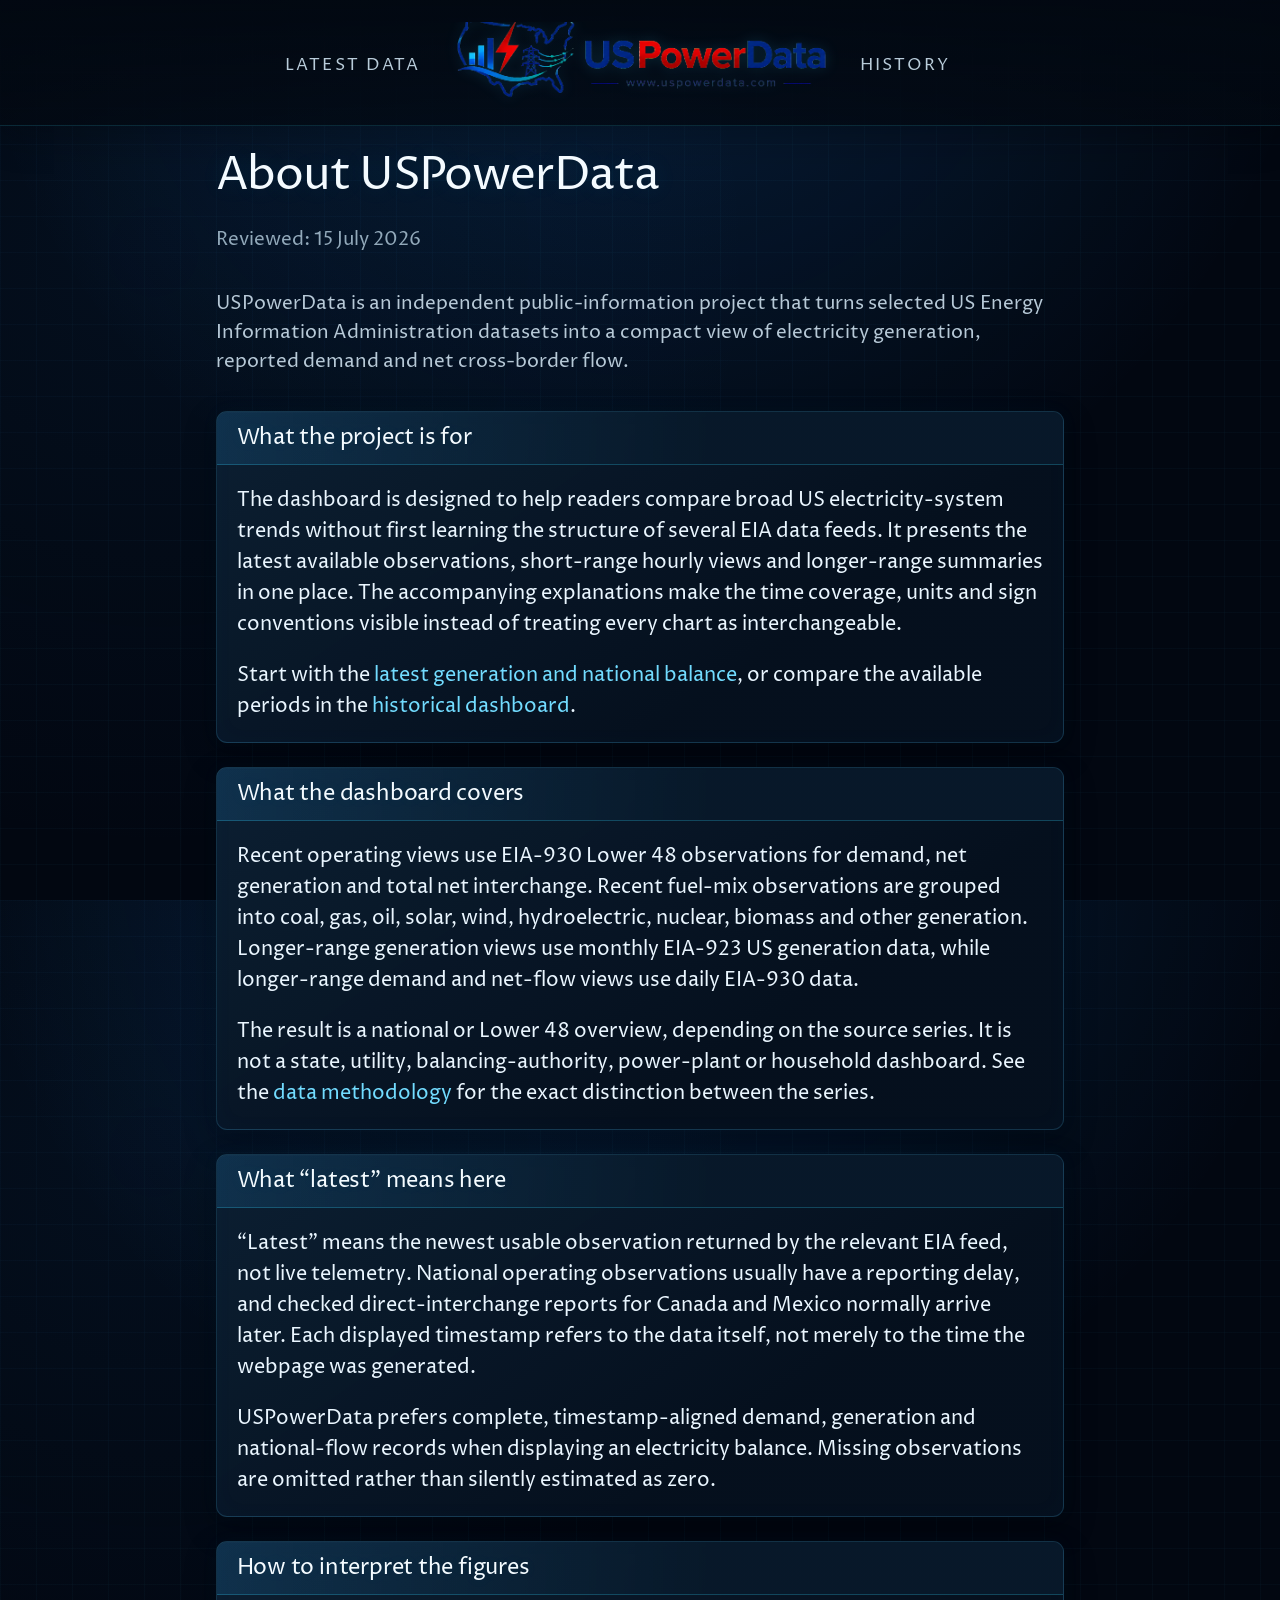
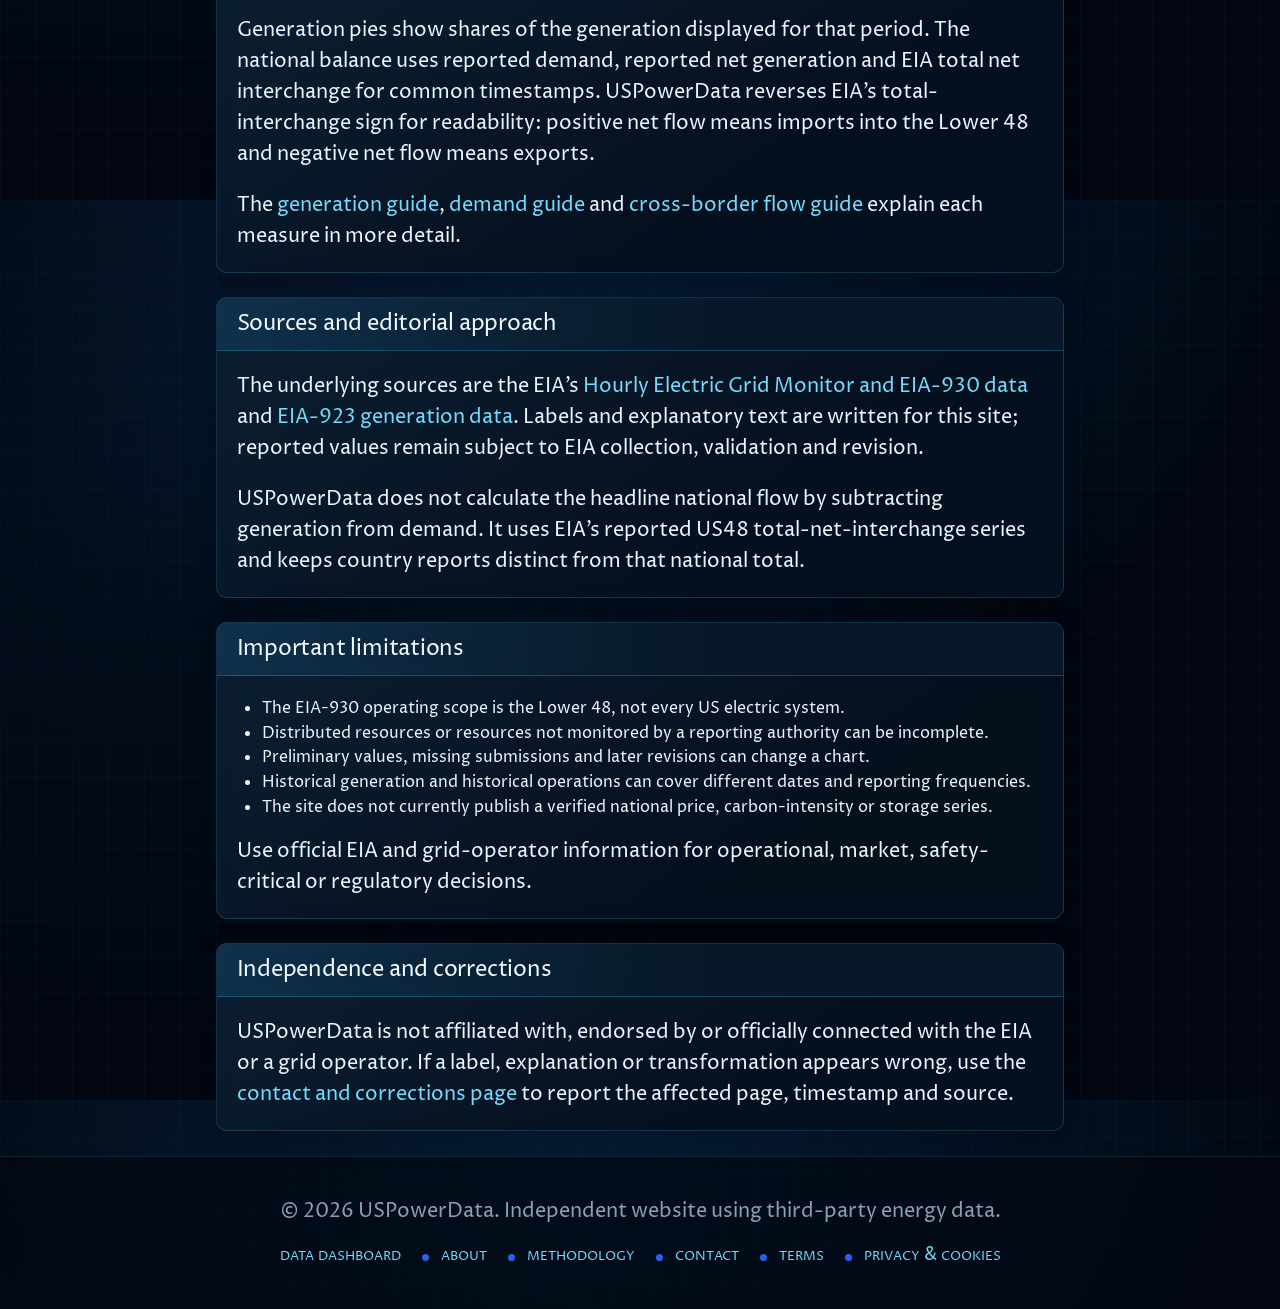
<file: public/about/index.html>
<!DOCTYPE html>
<html lang="en-us">
  <head>
    <title>About USPowerData | Independent US Electricity Data</title>
    <meta name="description" content="Learn what USPowerData covers, where its US electricity data comes from, how to interpret the dashboard, and what its important limitations are.">
    <meta name="viewport" content="width=device-width,initial-scale=1">
    <link rel="canonical" href="https://uspowerdata.com/about/">
    <meta property="og:type" content="website">
    <meta property="og:site_name" content="USPowerData">
    <meta property="og:title" content="About USPowerData">
    <meta property="og:description" content="Purpose, coverage, sources and limitations of the independent USPowerData electricity dashboard.">
    <meta property="og:url" content="https://uspowerdata.com/about/">
    <link rel="preconnect" href="https://fonts.googleapis.com">
    <link rel="preconnect" href="https://fonts.gstatic.com" crossorigin>
    <link rel="stylesheet" href="https://fonts.googleapis.com/css2?family=Proza+Libre:wght@300;400&amp;display=swap">
    <link rel="stylesheet" href="../grid.css" type="text/css">
    <link rel="icon" href="../favicon.png" type="image/png">
  </head>
  <body class="us-grid privacy-page">
    <header aria-label="Site">
      <nav>
        <a class="us-brand" href="../" aria-label="USPowerData home">
          <img src="../uspowerdata-logo.png" width="1774" height="887" alt="USPowerData">
        </a>
        <div><a href="../#latest">Latest data</a><a href="../#history">History</a></div>
      </nav>
    </header>
    <main>
      <h1>About USPowerData</h1>
      <p class="privacy-updated">Reviewed: 15 July 2026</p>
      <p>USPowerData is an independent public-information project that turns selected US Energy Information Administration datasets into a compact view of electricity generation, reported demand and net cross-border flow.</p>

      <section>
        <h2>What the project is for</h2>
        <p>The dashboard is designed to help readers compare broad US electricity-system trends without first learning the structure of several EIA data feeds. It presents the latest available observations, short-range hourly views and longer-range summaries in one place. The accompanying explanations make the time coverage, units and sign conventions visible instead of treating every chart as interchangeable.</p>
        <p>Start with the <a href="../#latest">latest generation and national balance</a>, or compare the available periods in the <a href="../#history">historical dashboard</a>.</p>
      </section>

      <section>
        <h2>What the dashboard covers</h2>
        <p>Recent operating views use EIA-930 Lower 48 observations for demand, net generation and total net interchange. Recent fuel-mix observations are grouped into coal, gas, oil, solar, wind, hydroelectric, nuclear, biomass and other generation. Longer-range generation views use monthly EIA-923 US generation data, while longer-range demand and net-flow views use daily EIA-930 data.</p>
        <p>The result is a national or Lower 48 overview, depending on the source series. It is not a state, utility, balancing-authority, power-plant or household dashboard. See the <a href="../methodology/">data methodology</a> for the exact distinction between the series.</p>
      </section>

      <section>
        <h2>What “latest” means here</h2>
        <p>“Latest” means the newest usable observation returned by the relevant EIA feed, not live telemetry. National operating observations usually have a reporting delay, and checked direct-interchange reports for Canada and Mexico normally arrive later. Each displayed timestamp refers to the data itself, not merely to the time the webpage was generated.</p>
        <p>USPowerData prefers complete, timestamp-aligned demand, generation and national-flow records when displaying an electricity balance. Missing observations are omitted rather than silently estimated as zero.</p>
      </section>

      <section>
        <h2>How to interpret the figures</h2>
        <p>Generation pies show shares of the generation displayed for that period. The national balance uses reported demand, reported net generation and EIA total net interchange for common timestamps. USPowerData reverses EIA’s total-interchange sign for readability: positive net flow means imports into the Lower 48 and negative net flow means exports.</p>
        <p>The <a href="../us-electricity-generation/">generation guide</a>, <a href="../us-electricity-demand/">demand guide</a> and <a href="../us-cross-border-electricity-flow/">cross-border flow guide</a> explain each measure in more detail.</p>
      </section>

      <section>
        <h2>Sources and editorial approach</h2>
        <p>The underlying sources are the EIA’s <a href="https://www.eia.gov/electricity/gridmonitor/">Hourly Electric Grid Monitor and EIA-930 data</a> and <a href="https://www.eia.gov/electricity/data/eia923/">EIA-923 generation data</a>. Labels and explanatory text are written for this site; reported values remain subject to EIA collection, validation and revision.</p>
        <p>USPowerData does not calculate the headline national flow by subtracting generation from demand. It uses EIA’s reported US48 total-net-interchange series and keeps country reports distinct from that national total.</p>
      </section>

      <section>
        <h2>Important limitations</h2>
        <ul>
          <li>The EIA-930 operating scope is the Lower 48, not every US electric system.</li>
          <li>Distributed resources or resources not monitored by a reporting authority can be incomplete.</li>
          <li>Preliminary values, missing submissions and later revisions can change a chart.</li>
          <li>Historical generation and historical operations can cover different dates and reporting frequencies.</li>
          <li>The site does not currently publish a verified national price, carbon-intensity or storage series.</li>
        </ul>
        <p>Use official EIA and grid-operator information for operational, market, safety-critical or regulatory decisions.</p>
      </section>

      <section>
        <h2>Independence and corrections</h2>
        <p>USPowerData is not affiliated with, endorsed by or officially connected with the EIA or a grid operator. If a label, explanation or transformation appears wrong, use the <a href="../contact/">contact and corrections page</a> to report the affected page, timestamp and source.</p>
      </section>
    </main>
    <footer><div><p>&copy; 2026 USPowerData. Independent website using third-party energy data.</p><nav aria-label="Footer"><a href="../">Data dashboard</a><a href="../about/">About</a><a href="../methodology/">Methodology</a><a href="../contact/">Contact</a><a href="../terms/">Terms</a><a href="../privacy/">Privacy &amp; cookies</a></nav></div></footer>
  </body>
</html>
</file>
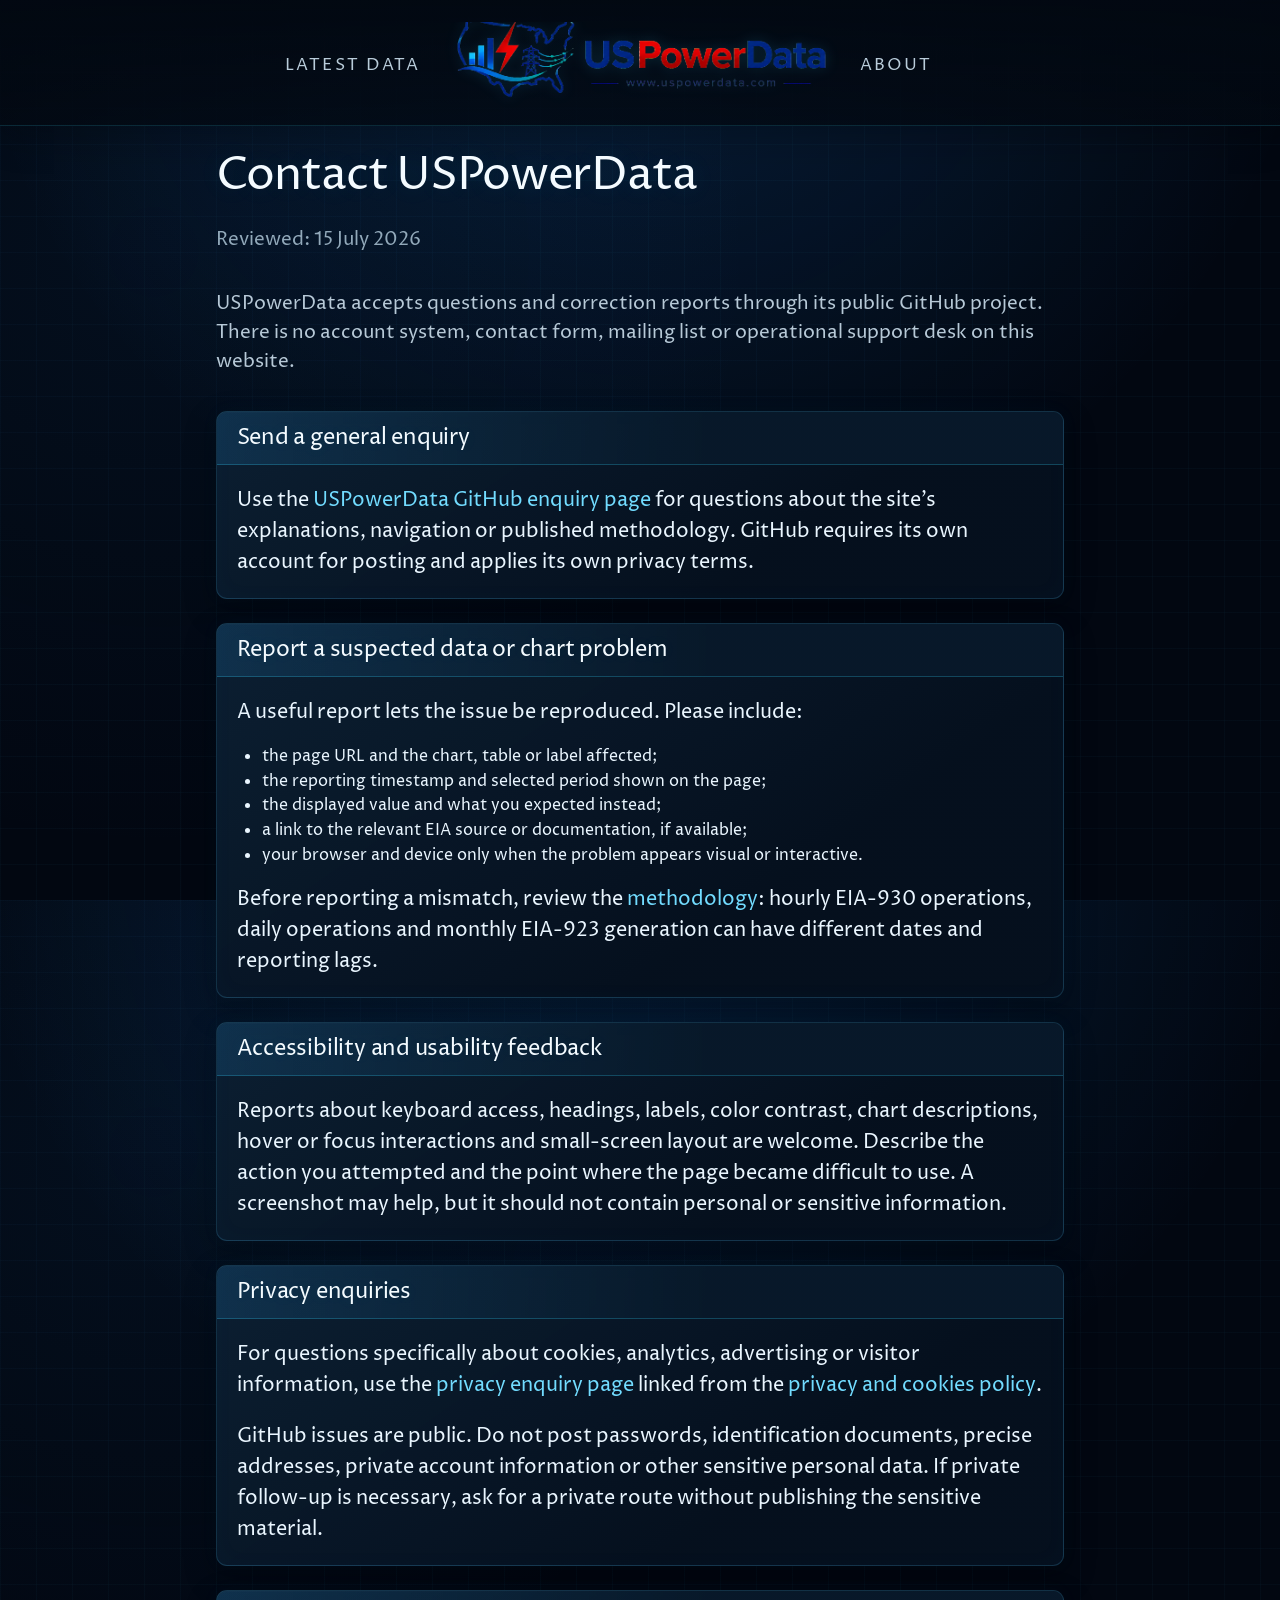
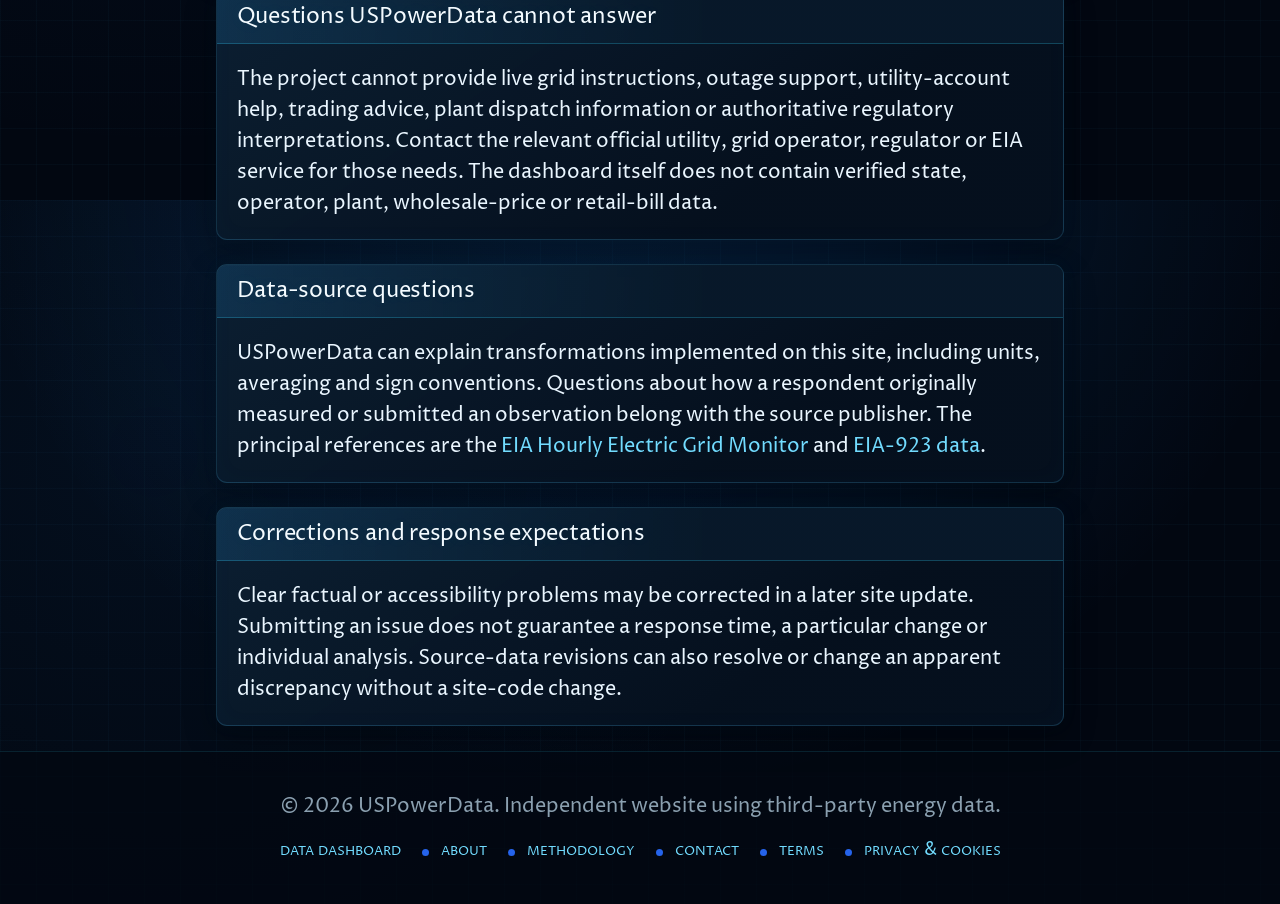
<file: public/contact/index.html>
<!DOCTYPE html>
<html lang="en-us">
  <head>
    <title>Contact USPowerData | Data Questions and Corrections</title>
    <meta name="description" content="Contact USPowerData about electricity-data explanations, suspected display errors, corrections, accessibility issues or privacy questions.">
    <meta name="viewport" content="width=device-width,initial-scale=1">
    <link rel="canonical" href="https://uspowerdata.com/contact/">
    <meta property="og:type" content="website"><meta property="og:site_name" content="USPowerData"><meta property="og:title" content="Contact USPowerData"><meta property="og:description" content="How to report a data, content, accessibility or privacy issue to USPowerData."><meta property="og:url" content="https://uspowerdata.com/contact/">
    <link rel="preconnect" href="https://fonts.googleapis.com"><link rel="preconnect" href="https://fonts.gstatic.com" crossorigin><link rel="stylesheet" href="https://fonts.googleapis.com/css2?family=Proza+Libre:wght@300;400&amp;display=swap"><link rel="stylesheet" href="../grid.css" type="text/css"><link rel="icon" href="../favicon.png" type="image/png">
  </head>
  <body class="us-grid privacy-page">
    <header aria-label="Site"><nav><a class="us-brand" href="../" aria-label="USPowerData home"><img src="../uspowerdata-logo.png" width="1774" height="887" alt="USPowerData"></a><div><a href="../#latest">Latest data</a><a href="../about/">About</a></div></nav></header>
    <main>
      <h1>Contact USPowerData</h1>
      <p class="privacy-updated">Reviewed: 15 July 2026</p>
      <p>USPowerData accepts questions and correction reports through its public GitHub project. There is no account system, contact form, mailing list or operational support desk on this website.</p>

      <section>
        <h2>Send a general enquiry</h2>
        <p>Use the <a href="https://github.com/Montytotal/grid-main---us-live/issues/new?title=USPowerData%20enquiry">USPowerData GitHub enquiry page</a> for questions about the site’s explanations, navigation or published methodology. GitHub requires its own account for posting and applies its own privacy terms.</p>
      </section>

      <section>
        <h2>Report a suspected data or chart problem</h2>
        <p>A useful report lets the issue be reproduced. Please include:</p>
        <ul>
          <li>the page URL and the chart, table or label affected;</li>
          <li>the reporting timestamp and selected period shown on the page;</li>
          <li>the displayed value and what you expected instead;</li>
          <li>a link to the relevant EIA source or documentation, if available;</li>
          <li>your browser and device only when the problem appears visual or interactive.</li>
        </ul>
        <p>Before reporting a mismatch, review the <a href="../methodology/">methodology</a>: hourly EIA-930 operations, daily operations and monthly EIA-923 generation can have different dates and reporting lags.</p>
      </section>

      <section>
        <h2>Accessibility and usability feedback</h2>
        <p>Reports about keyboard access, headings, labels, color contrast, chart descriptions, hover or focus interactions and small-screen layout are welcome. Describe the action you attempted and the point where the page became difficult to use. A screenshot may help, but it should not contain personal or sensitive information.</p>
      </section>

      <section>
        <h2>Privacy enquiries</h2>
        <p>For questions specifically about cookies, analytics, advertising or visitor information, use the <a href="https://github.com/Montytotal/grid-main---us-live/issues/new?title=Privacy%20enquiry">privacy enquiry page</a> linked from the <a href="../privacy/">privacy and cookies policy</a>.</p>
        <p>GitHub issues are public. Do not post passwords, identification documents, precise addresses, private account information or other sensitive personal data. If private follow-up is necessary, ask for a private route without publishing the sensitive material.</p>
      </section>

      <section>
        <h2>Questions USPowerData cannot answer</h2>
        <p>The project cannot provide live grid instructions, outage support, utility-account help, trading advice, plant dispatch information or authoritative regulatory interpretations. Contact the relevant official utility, grid operator, regulator or EIA service for those needs. The dashboard itself does not contain verified state, operator, plant, wholesale-price or retail-bill data.</p>
      </section>

      <section>
        <h2>Data-source questions</h2>
        <p>USPowerData can explain transformations implemented on this site, including units, averaging and sign conventions. Questions about how a respondent originally measured or submitted an observation belong with the source publisher. The principal references are the <a href="https://www.eia.gov/electricity/gridmonitor/">EIA Hourly Electric Grid Monitor</a> and <a href="https://www.eia.gov/electricity/data/eia923/">EIA-923 data</a>.</p>
      </section>

      <section>
        <h2>Corrections and response expectations</h2>
        <p>Clear factual or accessibility problems may be corrected in a later site update. Submitting an issue does not guarantee a response time, a particular change or individual analysis. Source-data revisions can also resolve or change an apparent discrepancy without a site-code change.</p>
      </section>
    </main>
    <footer><div><p>&copy; 2026 USPowerData. Independent website using third-party energy data.</p><nav aria-label="Footer"><a href="../">Data dashboard</a><a href="../about/">About</a><a href="../methodology/">Methodology</a><a href="../contact/">Contact</a><a href="../terms/">Terms</a><a href="../privacy/">Privacy &amp; cookies</a></nav></div></footer>
  </body>
</html>
</file>
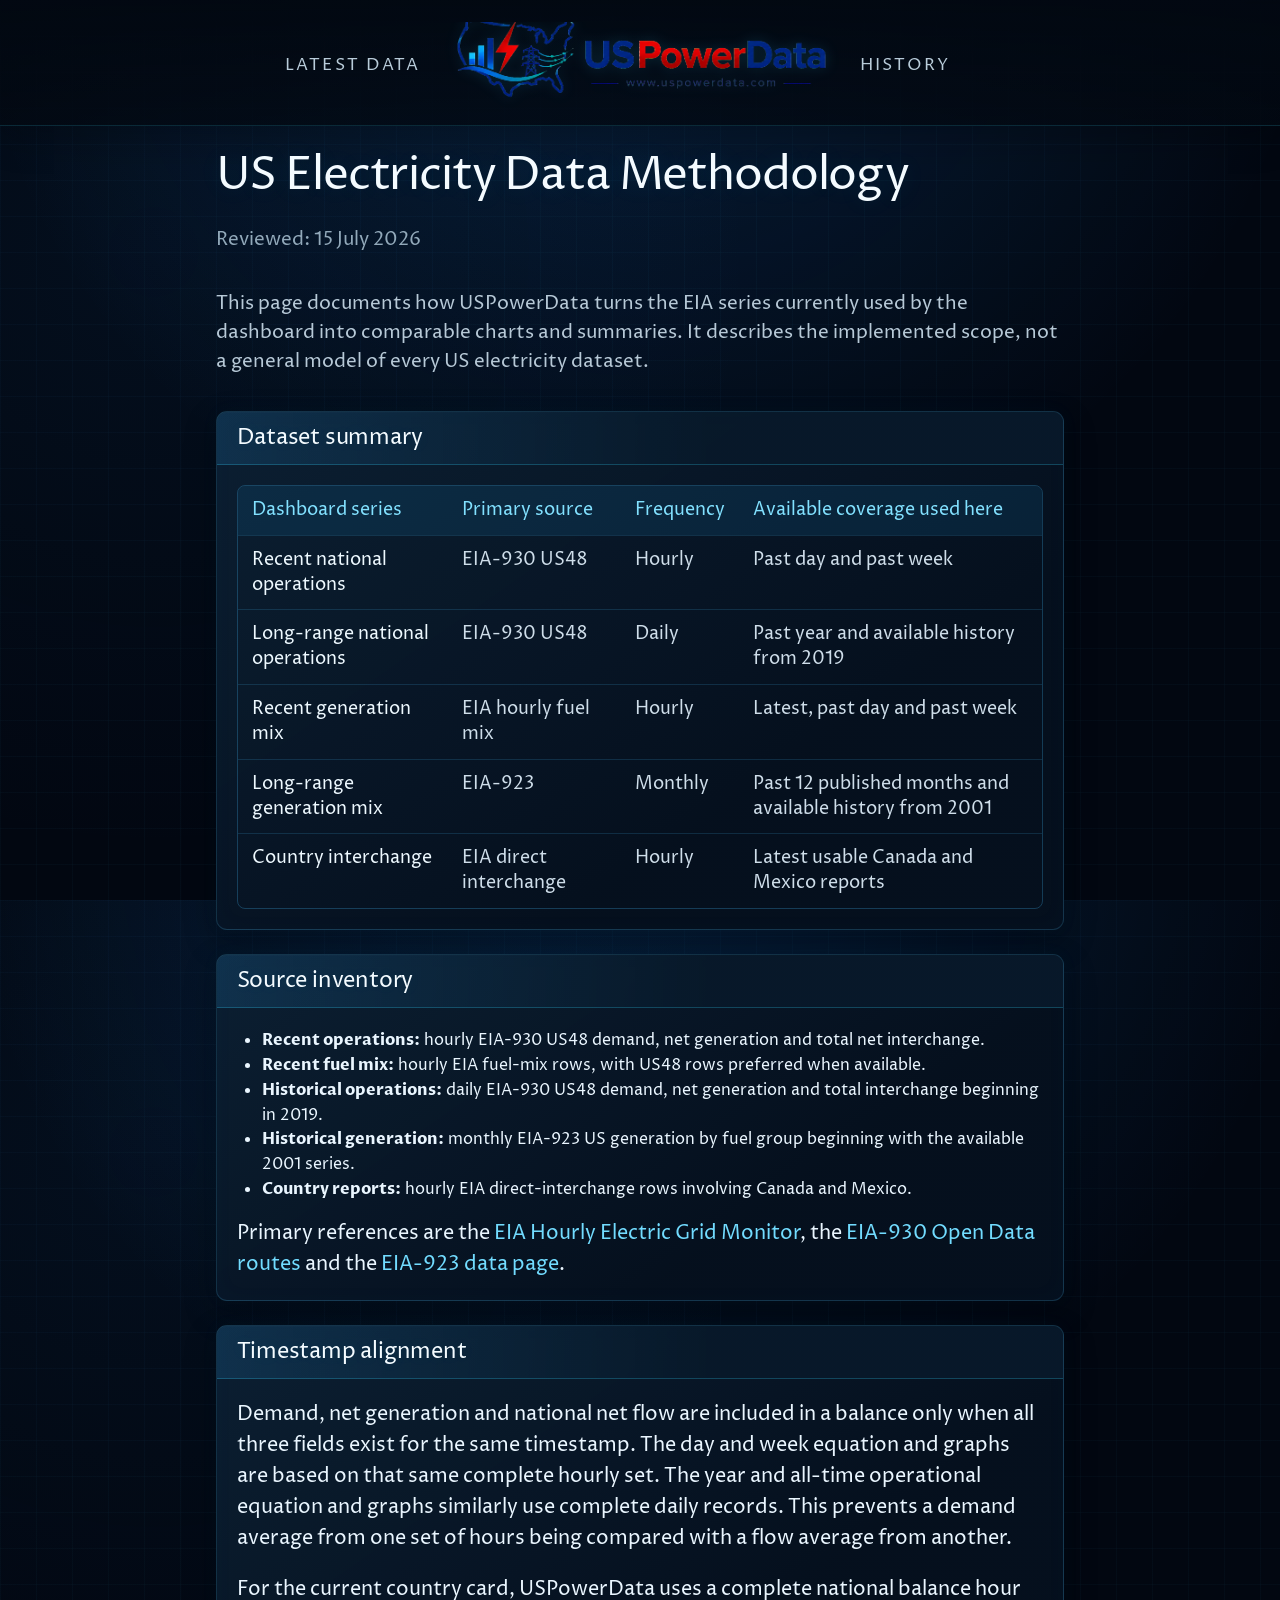
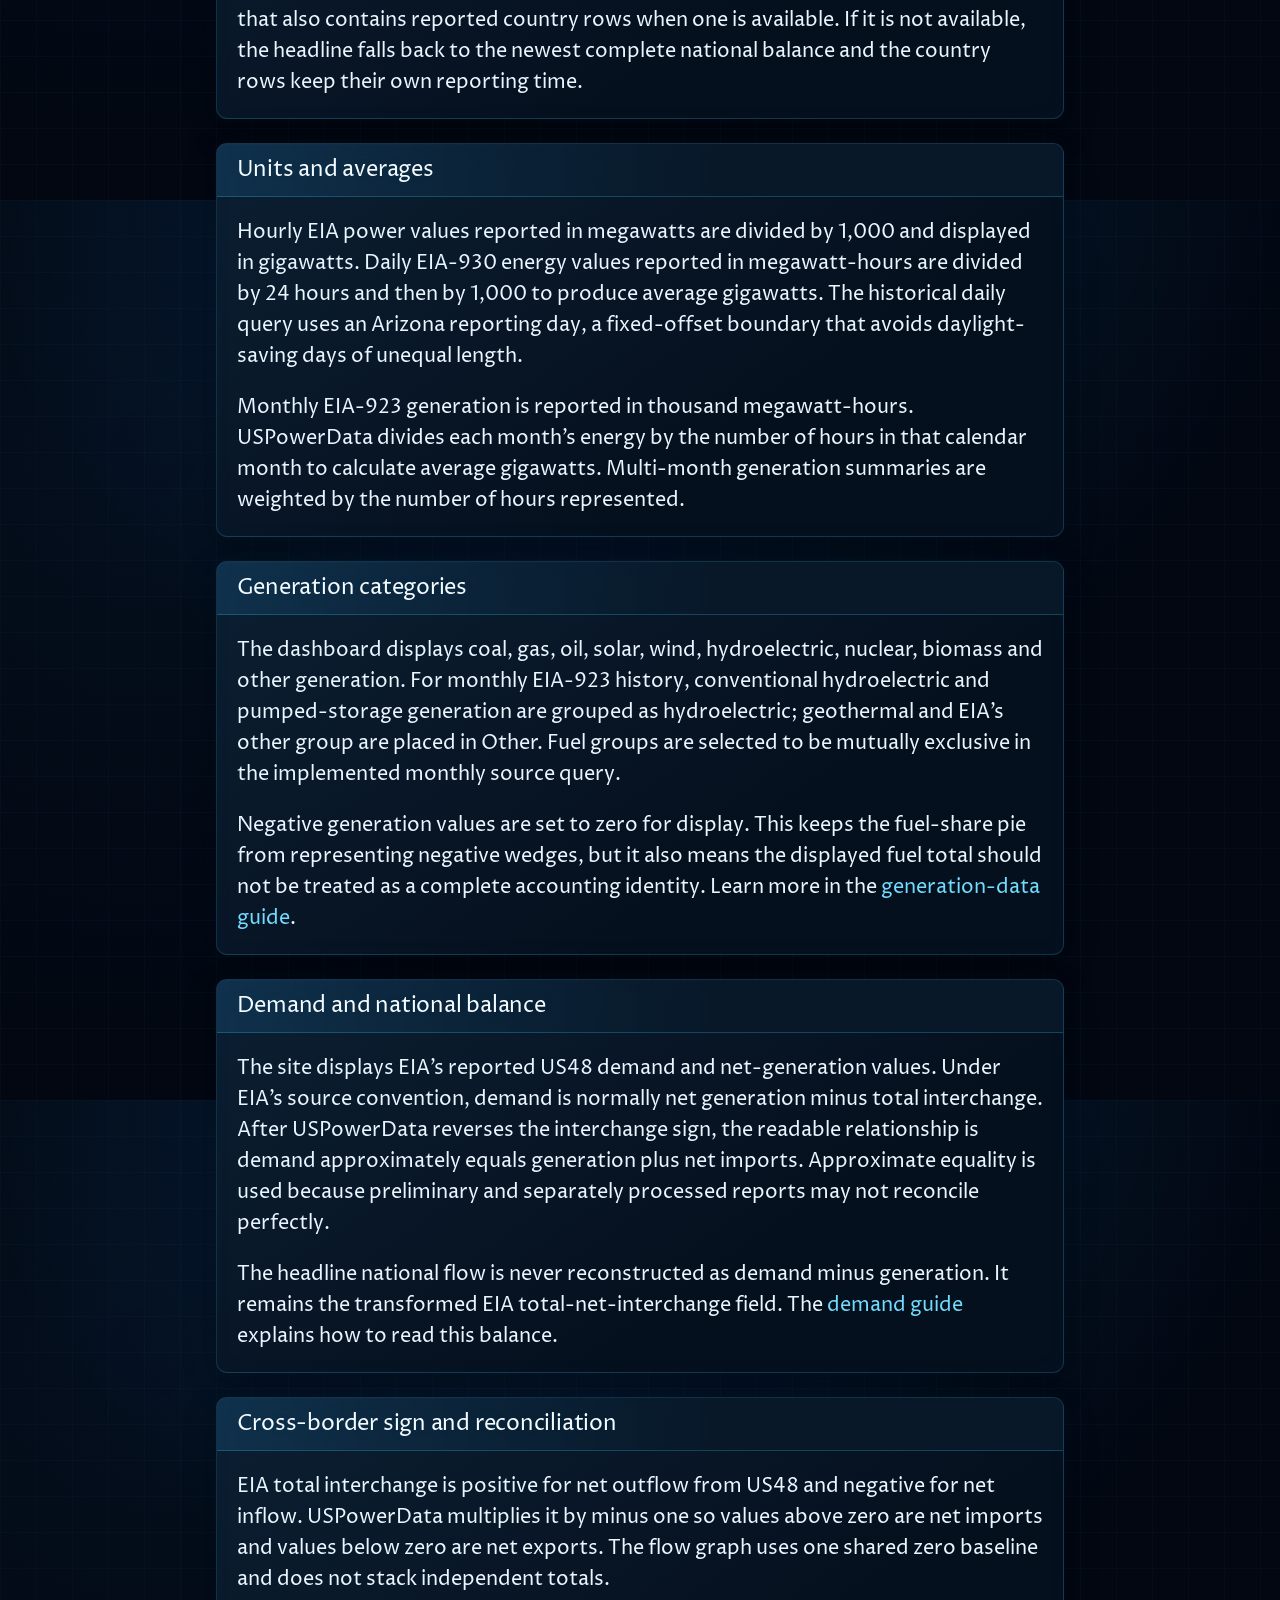
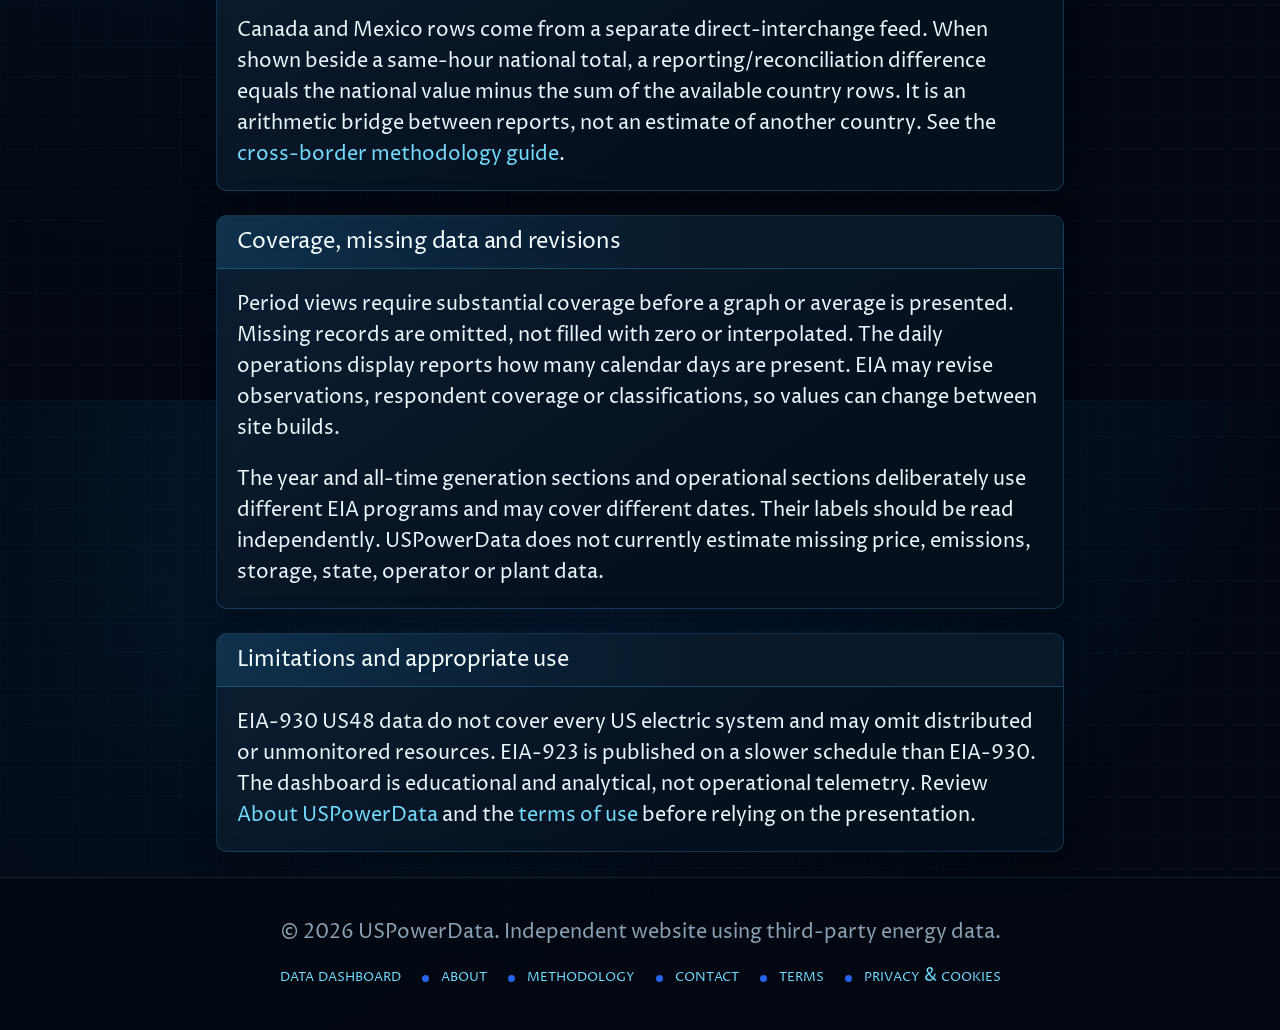
<file: public/methodology/index.html>
<!DOCTYPE html>
<html lang="en-us">
  <head>
    <title>US Electricity Data Methodology | USPowerData</title>
    <meta name="description" content="Read how USPowerData selects, aligns, converts and presents EIA-930 and EIA-923 electricity generation, demand and cross-border flow data.">
    <meta name="viewport" content="width=device-width,initial-scale=1">
    <link rel="canonical" href="https://uspowerdata.com/methodology/">
    <meta property="og:type" content="article">
    <meta property="og:site_name" content="USPowerData">
    <meta property="og:title" content="US Electricity Data Methodology">
    <meta property="og:description" content="How USPowerData processes EIA electricity data, including alignment, units, fuel groups and missing observations.">
    <meta property="og:url" content="https://uspowerdata.com/methodology/">
    <link rel="preconnect" href="https://fonts.googleapis.com">
    <link rel="preconnect" href="https://fonts.gstatic.com" crossorigin>
    <link rel="stylesheet" href="https://fonts.googleapis.com/css2?family=Proza+Libre:wght@300;400&amp;display=swap">
    <link rel="stylesheet" href="../grid.css" type="text/css">
    <link rel="icon" href="../favicon.png" type="image/png">
  </head>
  <body class="us-grid privacy-page">
    <header aria-label="Site"><nav><a class="us-brand" href="../" aria-label="USPowerData home"><img src="../uspowerdata-logo.png" width="1774" height="887" alt="USPowerData"></a><div><a href="../#latest">Latest data</a><a href="../#history">History</a></div></nav></header>
    <main>
      <h1>US Electricity Data Methodology</h1>
      <p class="privacy-updated">Reviewed: 15 July 2026</p>
      <p>This page documents how USPowerData turns the EIA series currently used by the dashboard into comparable charts and summaries. It describes the implemented scope, not a general model of every US electricity dataset.</p>

      <section>
        <h2>Dataset summary</h2>
        <div class="table-scroll">
          <table class="data-summary-table">
            <thead><tr><th scope="col">Dashboard series</th><th scope="col">Primary source</th><th scope="col">Frequency</th><th scope="col">Available coverage used here</th></tr></thead>
            <tbody>
              <tr><th scope="row">Recent national operations</th><td>EIA-930 US48</td><td>Hourly</td><td>Past day and past week</td></tr>
              <tr><th scope="row">Long-range national operations</th><td>EIA-930 US48</td><td>Daily</td><td>Past year and available history from 2019</td></tr>
              <tr><th scope="row">Recent generation mix</th><td>EIA hourly fuel mix</td><td>Hourly</td><td>Latest, past day and past week</td></tr>
              <tr><th scope="row">Long-range generation mix</th><td>EIA-923</td><td>Monthly</td><td>Past 12 published months and available history from 2001</td></tr>
              <tr><th scope="row">Country interchange</th><td>EIA direct interchange</td><td>Hourly</td><td>Latest usable Canada and Mexico reports</td></tr>
            </tbody>
          </table>
        </div>
      </section>

      <section>
        <h2>Source inventory</h2>
        <ul>
          <li><strong>Recent operations:</strong> hourly EIA-930 US48 demand, net generation and total net interchange.</li>
          <li><strong>Recent fuel mix:</strong> hourly EIA fuel-mix rows, with US48 rows preferred when available.</li>
          <li><strong>Historical operations:</strong> daily EIA-930 US48 demand, net generation and total interchange beginning in 2019.</li>
          <li><strong>Historical generation:</strong> monthly EIA-923 US generation by fuel group beginning with the available 2001 series.</li>
          <li><strong>Country reports:</strong> hourly EIA direct-interchange rows involving Canada and Mexico.</li>
        </ul>
        <p>Primary references are the <a href="https://www.eia.gov/electricity/gridmonitor/">EIA Hourly Electric Grid Monitor</a>, the <a href="https://www.eia.gov/opendata/browser/electricity/rto">EIA-930 Open Data routes</a> and the <a href="https://www.eia.gov/electricity/data/eia923/">EIA-923 data page</a>.</p>
      </section>

      <section>
        <h2>Timestamp alignment</h2>
        <p>Demand, net generation and national net flow are included in a balance only when all three fields exist for the same timestamp. The day and week equation and graphs are based on that same complete hourly set. The year and all-time operational equation and graphs similarly use complete daily records. This prevents a demand average from one set of hours being compared with a flow average from another.</p>
        <p>For the current country card, USPowerData uses a complete national balance hour that also contains reported country rows when one is available. If it is not available, the headline falls back to the newest complete national balance and the country rows keep their own reporting time.</p>
      </section>

      <section>
        <h2>Units and averages</h2>
        <p>Hourly EIA power values reported in megawatts are divided by 1,000 and displayed in gigawatts. Daily EIA-930 energy values reported in megawatt-hours are divided by 24 hours and then by 1,000 to produce average gigawatts. The historical daily query uses an Arizona reporting day, a fixed-offset boundary that avoids daylight-saving days of unequal length.</p>
        <p>Monthly EIA-923 generation is reported in thousand megawatt-hours. USPowerData divides each month’s energy by the number of hours in that calendar month to calculate average gigawatts. Multi-month generation summaries are weighted by the number of hours represented.</p>
      </section>

      <section>
        <h2>Generation categories</h2>
        <p>The dashboard displays coal, gas, oil, solar, wind, hydroelectric, nuclear, biomass and other generation. For monthly EIA-923 history, conventional hydroelectric and pumped-storage generation are grouped as hydroelectric; geothermal and EIA’s other group are placed in Other. Fuel groups are selected to be mutually exclusive in the implemented monthly source query.</p>
        <p>Negative generation values are set to zero for display. This keeps the fuel-share pie from representing negative wedges, but it also means the displayed fuel total should not be treated as a complete accounting identity. Learn more in the <a href="../us-electricity-generation/">generation-data guide</a>.</p>
      </section>

      <section>
        <h2>Demand and national balance</h2>
        <p>The site displays EIA’s reported US48 demand and net-generation values. Under EIA’s source convention, demand is normally net generation minus total interchange. After USPowerData reverses the interchange sign, the readable relationship is demand approximately equals generation plus net imports. Approximate equality is used because preliminary and separately processed reports may not reconcile perfectly.</p>
        <p>The headline national flow is never reconstructed as demand minus generation. It remains the transformed EIA total-net-interchange field. The <a href="../us-electricity-demand/">demand guide</a> explains how to read this balance.</p>
      </section>

      <section>
        <h2>Cross-border sign and reconciliation</h2>
        <p>EIA total interchange is positive for net outflow from US48 and negative for net inflow. USPowerData multiplies it by minus one so values above zero are net imports and values below zero are net exports. The flow graph uses one shared zero baseline and does not stack independent totals.</p>
        <p>Canada and Mexico rows come from a separate direct-interchange feed. When shown beside a same-hour national total, a reporting/reconciliation difference equals the national value minus the sum of the available country rows. It is an arithmetic bridge between reports, not an estimate of another country. See the <a href="../us-cross-border-electricity-flow/">cross-border methodology guide</a>.</p>
      </section>

      <section>
        <h2>Coverage, missing data and revisions</h2>
        <p>Period views require substantial coverage before a graph or average is presented. Missing records are omitted, not filled with zero or interpolated. The daily operations display reports how many calendar days are present. EIA may revise observations, respondent coverage or classifications, so values can change between site builds.</p>
        <p>The year and all-time generation sections and operational sections deliberately use different EIA programs and may cover different dates. Their labels should be read independently. USPowerData does not currently estimate missing price, emissions, storage, state, operator or plant data.</p>
      </section>

      <section>
        <h2>Limitations and appropriate use</h2>
        <p>EIA-930 US48 data do not cover every US electric system and may omit distributed or unmonitored resources. EIA-923 is published on a slower schedule than EIA-930. The dashboard is educational and analytical, not operational telemetry. Review <a href="../about/">About USPowerData</a> and the <a href="../terms/">terms of use</a> before relying on the presentation.</p>
      </section>
    </main>
    <footer><div><p>&copy; 2026 USPowerData. Independent website using third-party energy data.</p><nav aria-label="Footer"><a href="../">Data dashboard</a><a href="../about/">About</a><a href="../methodology/">Methodology</a><a href="../contact/">Contact</a><a href="../terms/">Terms</a><a href="../privacy/">Privacy &amp; cookies</a></nav></div></footer>
  </body>
</html>
</file>
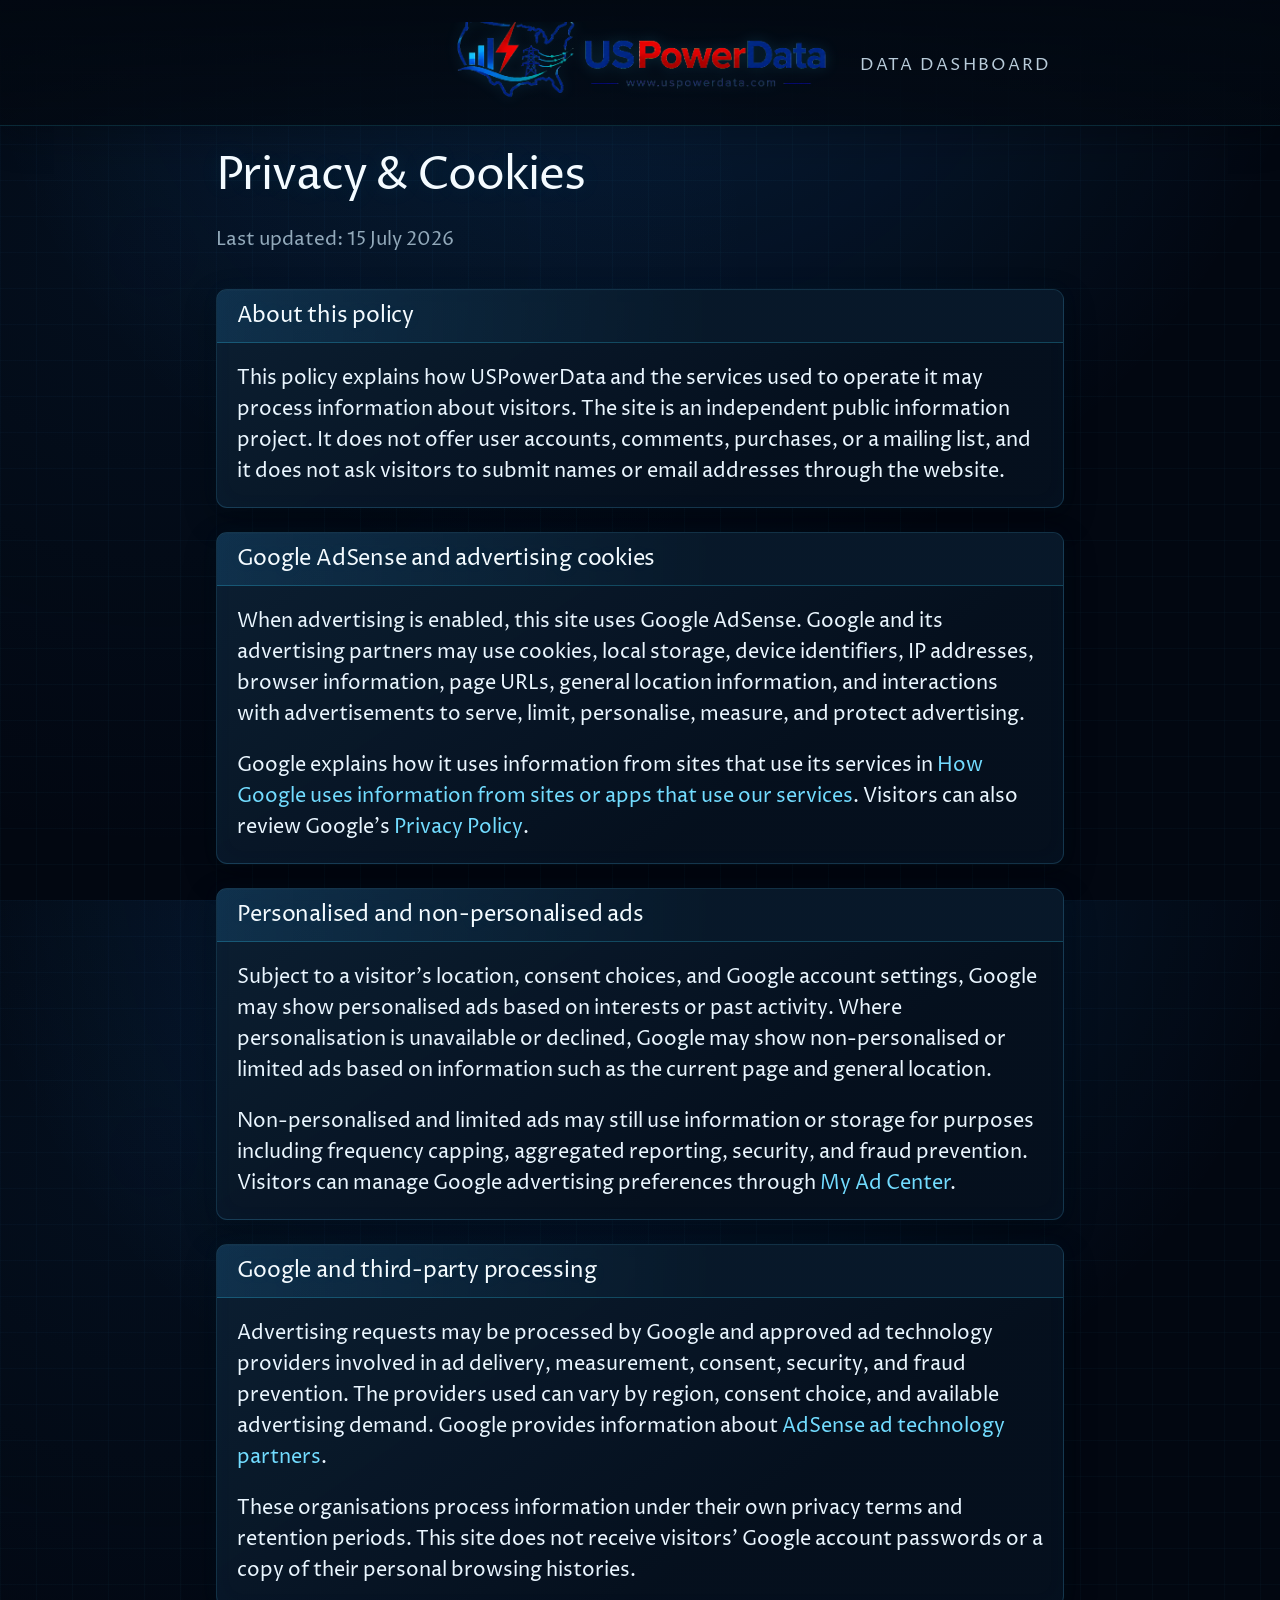
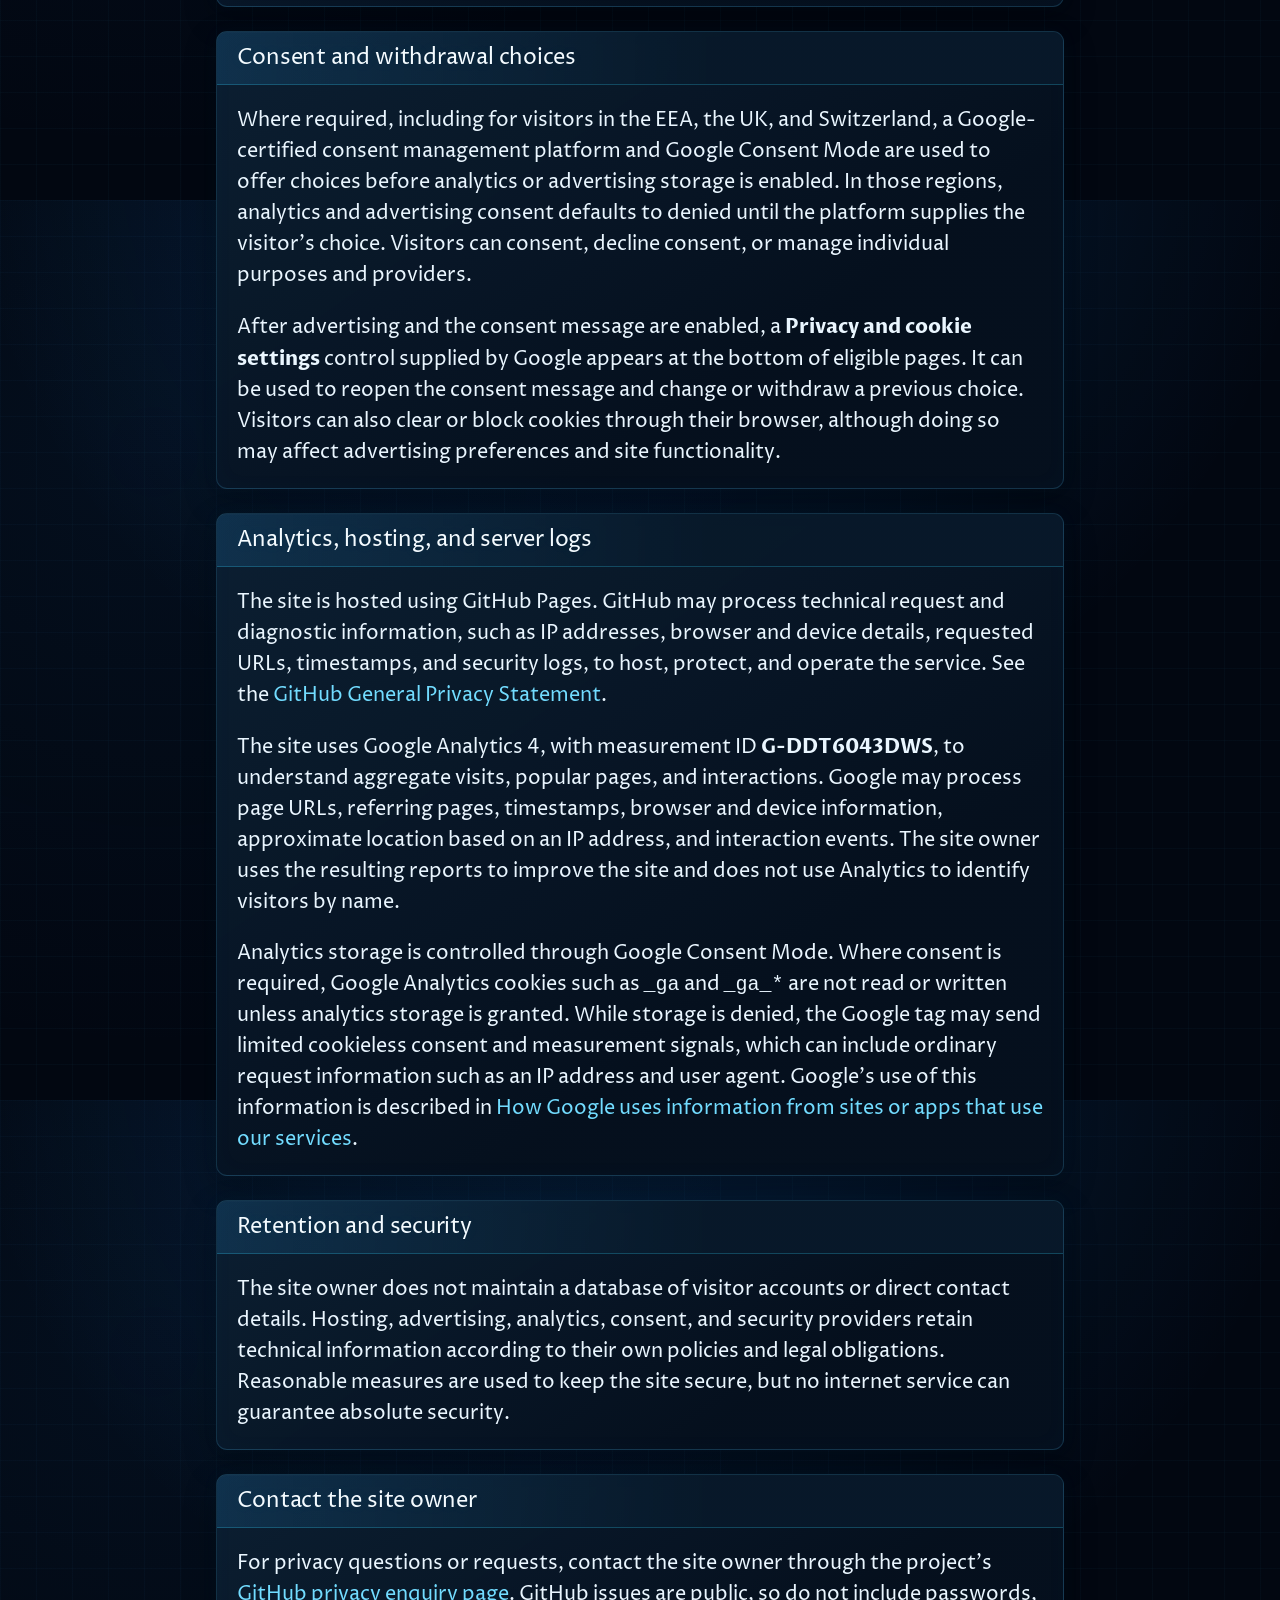
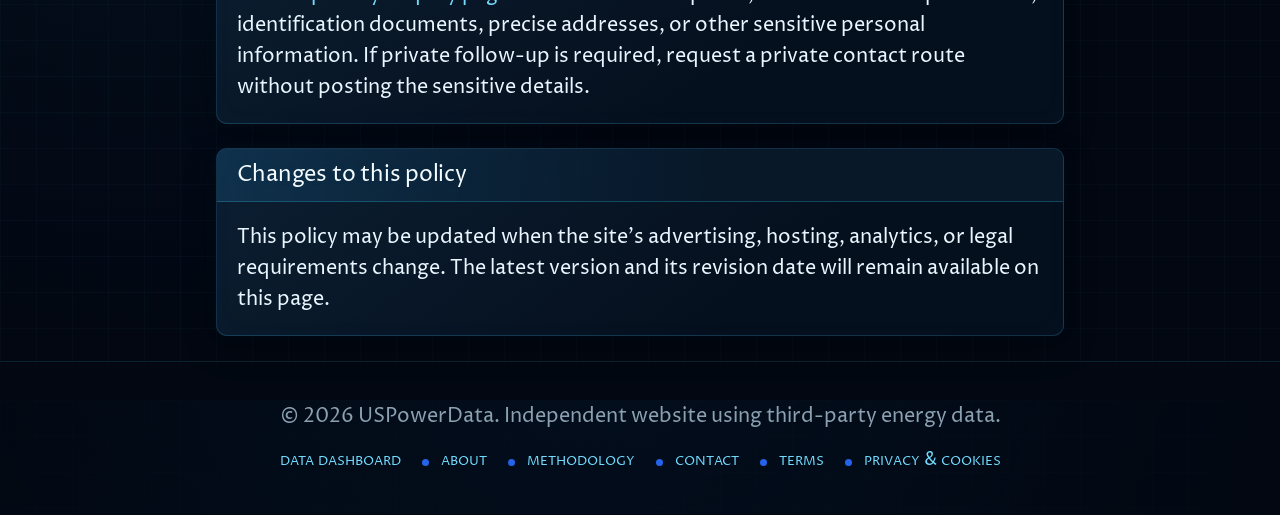
<file: public/privacy/index.html>
<!DOCTYPE html>
<html lang="en-us">
  <head>
    <title>Privacy &amp; Cookies | USPowerData</title>
    <meta
      name="description"
      content="Privacy, advertising, cookies, consent and data-processing information for USPowerData."
    >
    <meta name="viewport" content="width=device-width,initial-scale=1">
    <link rel="canonical" href="https://uspowerdata.com/privacy/">
    <meta property="og:type" content="website">
    <meta property="og:site_name" content="USPowerData">
    <meta property="og:title" content="Privacy &amp; Cookies | USPowerData">
    <meta property="og:description" content="Privacy, advertising, cookies, consent and data-processing information for USPowerData.">
    <meta property="og:url" content="https://uspowerdata.com/privacy/">
    <link rel="preconnect" href="https://fonts.googleapis.com">
    <link rel="preconnect" href="https://fonts.gstatic.com" crossorigin>
    <link
      rel="stylesheet"
      href="https://fonts.googleapis.com/css2?family=Proza+Libre:wght@300;400&amp;display=swap"
    >
    <link rel="stylesheet" href="../grid.css" type="text/css">
    <link rel="icon" href="../favicon.svg" type="image/svg+xml">
  </head>
  <body class="us-grid privacy-page">
    <header aria-label="Site">
      <nav>
        <a class="us-brand" href="../" aria-label="USPowerData home">
          <img src="../uspowerdata-logo.png" width="1774" height="887" alt="USPowerData">
        </a>
        <div>
          <a href="../">Data dashboard</a>
        </div>
      </nav>
    </header>

    <main>
      <h1>Privacy &amp; Cookies</h1>
      <p class="privacy-updated">Last updated: 15 July 2026</p>

      <section>
        <h2>About this policy</h2>
        <p>
          This policy explains how USPowerData and the services
          used to operate it may process information about visitors. The site is
          an independent public information project. It does not offer user
          accounts, comments, purchases, or a mailing list, and it does not ask
          visitors to submit names or email addresses through the website.
        </p>
      </section>

      <section>
        <h2>Google AdSense and advertising cookies</h2>
        <p>
          When advertising is enabled, this site uses Google AdSense. Google and
          its advertising partners may use cookies, local storage, device
          identifiers, IP addresses, browser information, page URLs, general
          location information, and interactions with advertisements to serve,
          limit, personalise, measure, and protect advertising.
        </p>
        <p>
          Google explains how it uses information from sites that use its
          services in
          <a href="https://policies.google.com/technologies/partner-sites">How Google uses information from sites or apps that use our services</a>.
          Visitors can also review Google's
          <a href="https://policies.google.com/privacy">Privacy Policy</a>.
        </p>
      </section>

      <section>
        <h2>Personalised and non-personalised ads</h2>
        <p>
          Subject to a visitor's location, consent choices, and Google account
          settings, Google may show personalised ads based on interests or past
          activity. Where personalisation is unavailable or declined, Google may
          show non-personalised or limited ads based on information such as the
          current page and general location.
        </p>
        <p>
          Non-personalised and limited ads may still use information or storage
          for purposes including frequency capping, aggregated reporting,
          security, and fraud prevention. Visitors can manage Google advertising
          preferences through
          <a href="https://myadcenter.google.com/">My Ad Center</a>.
        </p>
      </section>

      <section>
        <h2>Google and third-party processing</h2>
        <p>
          Advertising requests may be processed by Google and approved ad
          technology providers involved in ad delivery, measurement, consent,
          security, and fraud prevention. The providers used can vary by region,
          consent choice, and available advertising demand. Google provides
          information about
          <a href="https://support.google.com/adsense/answer/9012903">AdSense ad technology partners</a>.
        </p>
        <p>
          These organisations process information under their own privacy terms
          and retention periods. This site does not receive visitors' Google
          account passwords or a copy of their personal browsing histories.
        </p>
      </section>

      <section>
        <h2>Consent and withdrawal choices</h2>
        <p>
          Where required, including for visitors in the EEA, the UK, and
          Switzerland, a Google-certified consent management platform and Google
          Consent Mode are used to offer choices before analytics or advertising
          storage is enabled. In those regions, analytics and advertising consent
          defaults to denied until the platform supplies the visitor's choice.
          Visitors can consent, decline consent, or manage individual purposes
          and providers.
        </p>
        <p>
          After advertising and the consent message are enabled, a
          <strong>Privacy and cookie settings</strong> control supplied by Google
          appears at the bottom of eligible pages. It can be used to reopen the
          consent message and change or withdraw a previous choice. Visitors can
          also clear or block cookies through their browser, although doing so
          may affect advertising preferences and site functionality.
        </p>
      </section>

      <section>
        <h2>Analytics, hosting, and server logs</h2>
        <p>
          The site is hosted using GitHub Pages. GitHub may process technical
          request and diagnostic information, such as IP addresses, browser and
          device details, requested URLs, timestamps, and security logs, to host,
          protect, and operate the service. See the
          <a href="https://docs.github.com/en/site-policy/privacy-policies/github-general-privacy-statement">GitHub General Privacy Statement</a>.
        </p>
        <p>
          The site uses Google Analytics 4, with measurement ID
          <strong>G-DDT6043DWS</strong>, to understand aggregate visits, popular
          pages, and interactions. Google may process page URLs, referring pages,
          timestamps, browser and device information, approximate location based
          on an IP address, and interaction events. The site owner uses the
          resulting reports to improve the site and does not use Analytics to
          identify visitors by name.
        </p>
        <p>
          Analytics storage is controlled through Google Consent Mode. Where
          consent is required, Google Analytics cookies such as
          <code>_ga</code> and <code>_ga_*</code> are not read or written unless
          analytics storage is granted. While storage is denied, the Google tag
          may send limited cookieless consent and measurement signals, which can
          include ordinary request information such as an IP address and user
          agent. Google's use of this information is described in
          <a href="https://policies.google.com/technologies/partner-sites">How Google uses information from sites or apps that use our services</a>.
        </p>
      </section>

      <section>
        <h2>Retention and security</h2>
        <p>
          The site owner does not maintain a database of visitor accounts or
          direct contact details. Hosting, advertising, analytics, consent, and
          security providers retain technical information according to their own
          policies and legal obligations. Reasonable measures are used to keep
          the site secure, but no internet service can guarantee absolute
          security.
        </p>
      </section>

      <section>
        <h2>Contact the site owner</h2>
        <p>
          For privacy questions or requests, contact the site owner through the
          project's
          <a href="https://github.com/Montytotal/grid-main---us-live/issues/new?title=Privacy%20enquiry">GitHub privacy enquiry page</a>.
          GitHub issues are public, so do not include passwords, identification
          documents, precise addresses, or other sensitive personal information.
          If private follow-up is required, request a private contact route
          without posting the sensitive details.
        </p>
      </section>

      <section>
        <h2>Changes to this policy</h2>
        <p>
          This policy may be updated when the site's advertising, hosting,
          analytics, or legal requirements change. The latest version and its
          revision date will remain available on this page.
        </p>
      </section>
    </main>

    <footer><div><p>&copy; 2026 USPowerData. Independent website using third-party energy data.</p><nav aria-label="Footer"><a href="../">Data dashboard</a><a href="../about/">About</a><a href="../methodology/">Methodology</a><a href="../contact/">Contact</a><a href="../terms/">Terms</a><a href="../privacy/">Privacy &amp; cookies</a></nav></div></footer>
  </body>
</html>
</file>
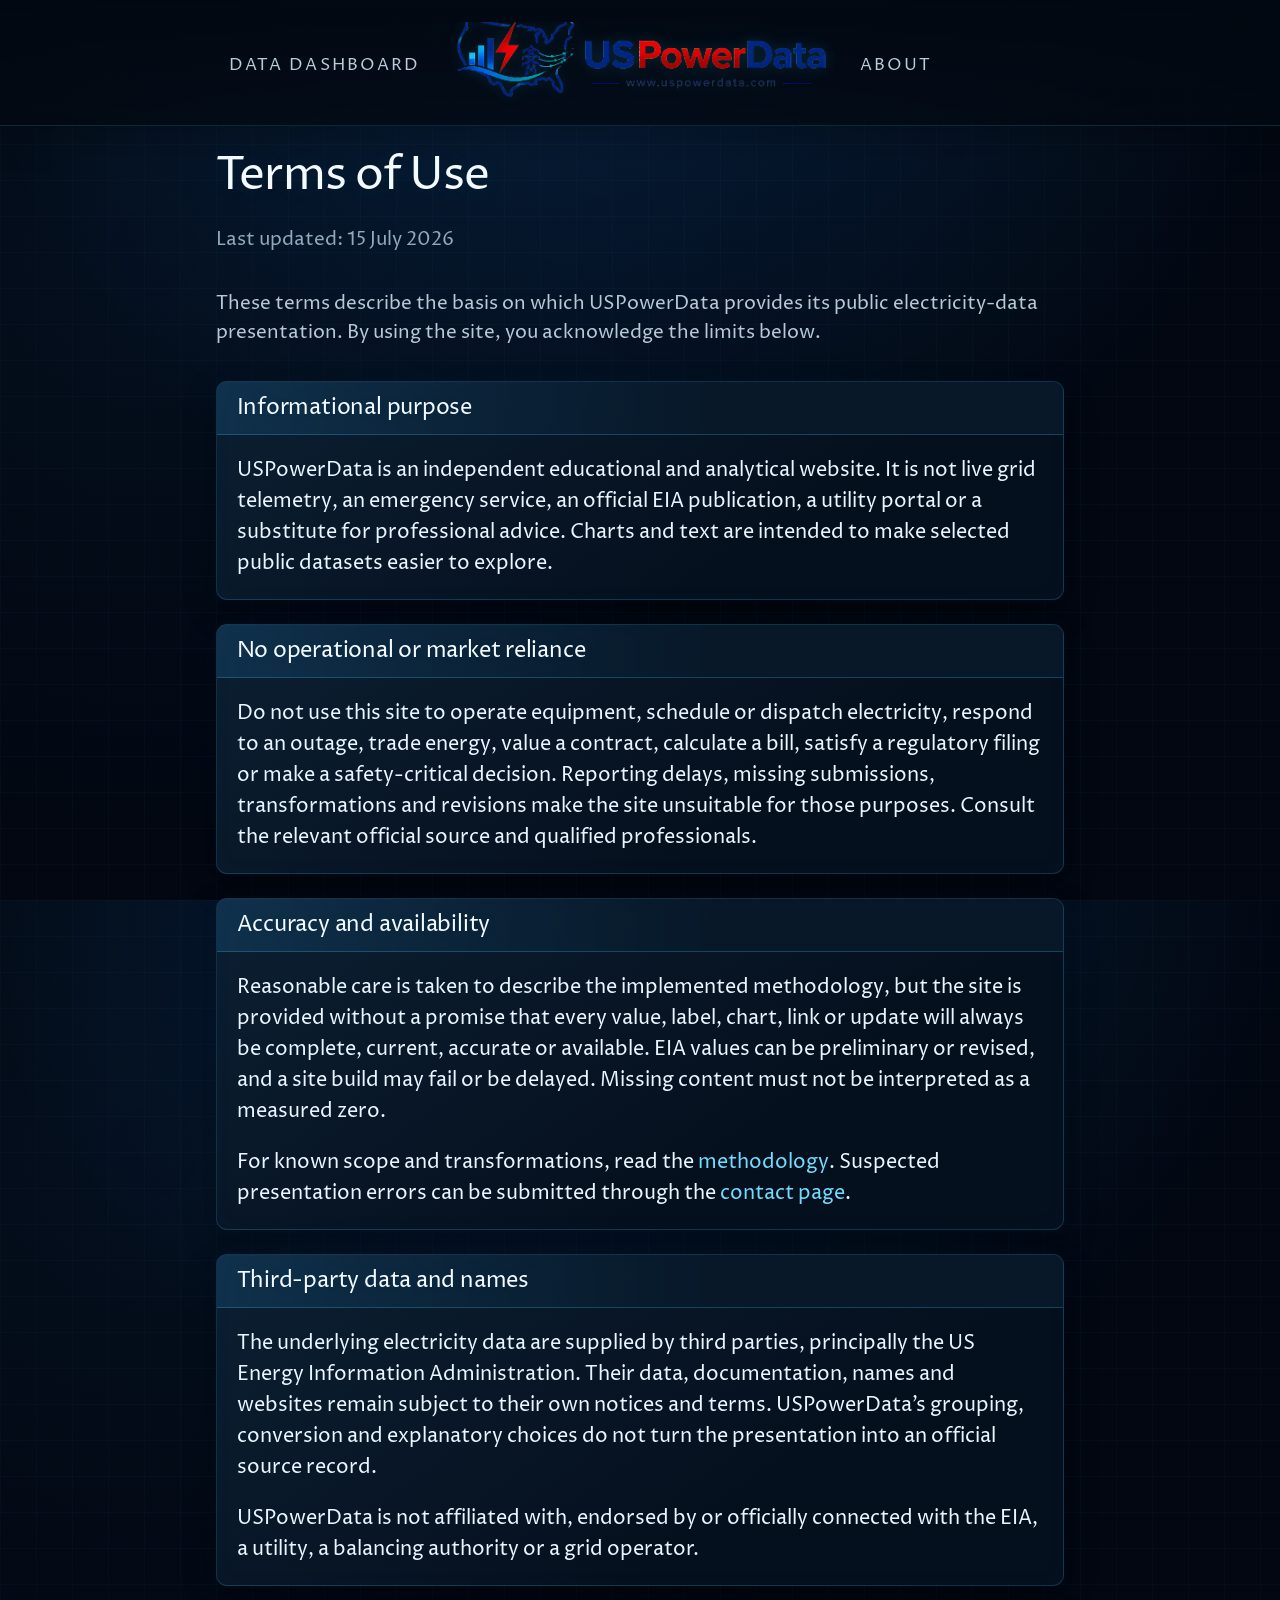
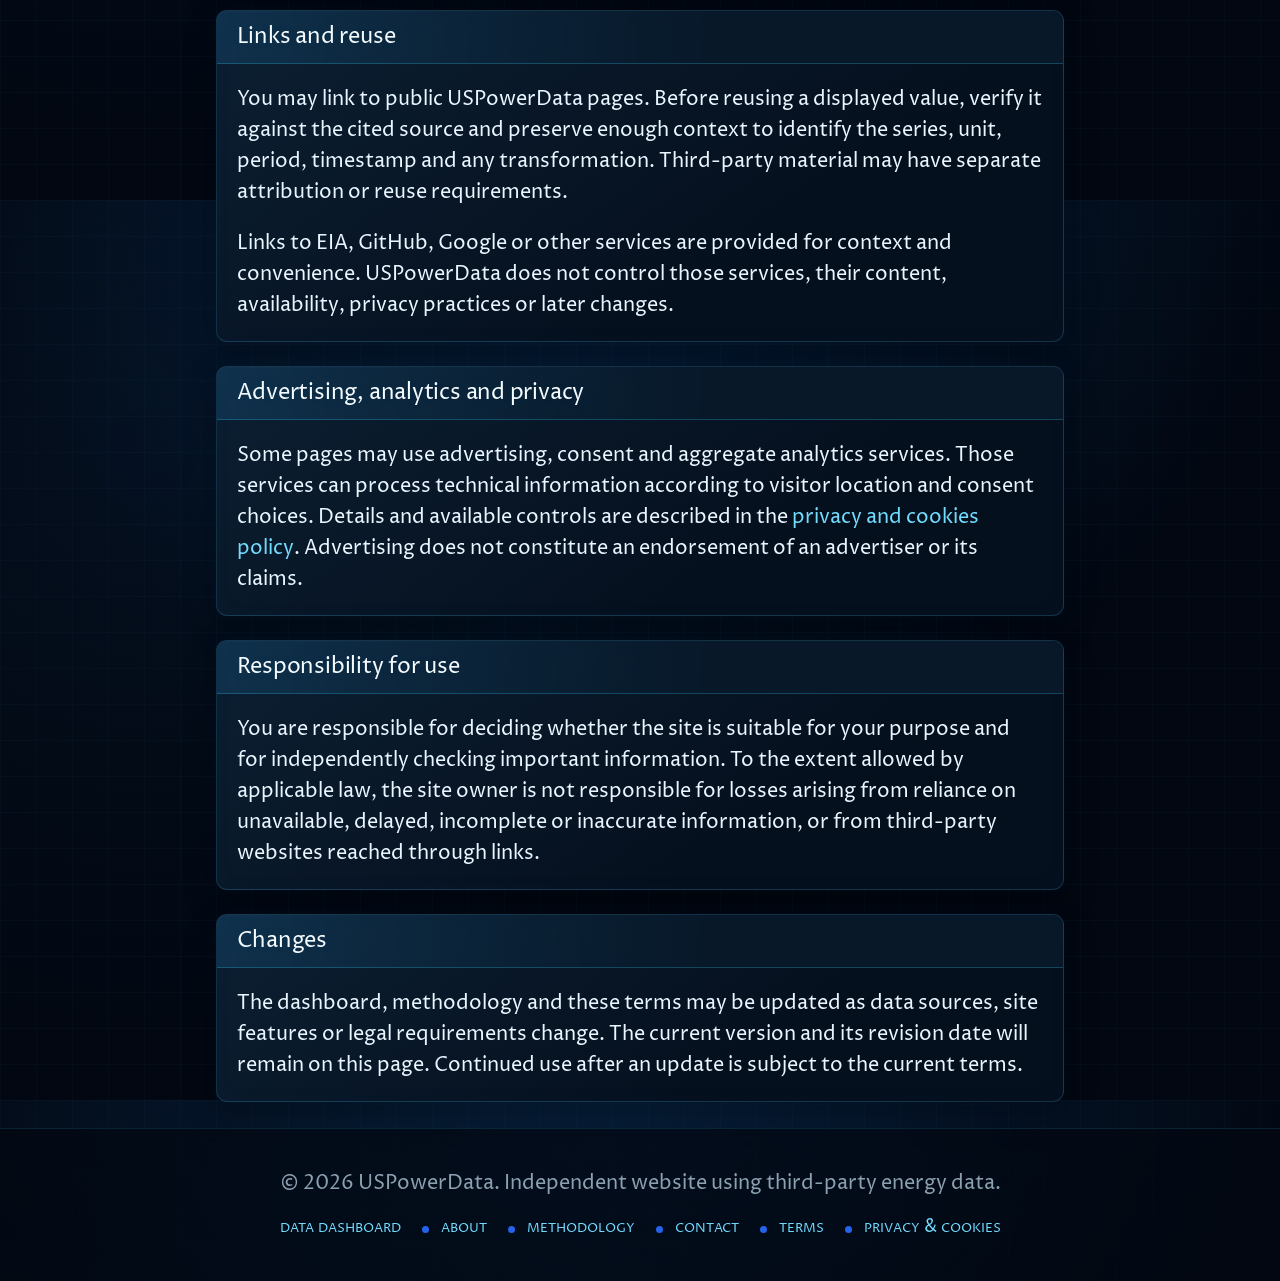
<file: public/terms/index.html>
<!DOCTYPE html>
<html lang="en-us">
  <head>
    <title>Terms of Use | USPowerData Electricity Information</title>
    <meta name="description" content="Read the terms for using USPowerData, including informational-use limits, third-party EIA data, external links, availability and corrections.">
    <meta name="viewport" content="width=device-width,initial-scale=1">
    <link rel="canonical" href="https://uspowerdata.com/terms/">
    <meta property="og:type" content="website"><meta property="og:site_name" content="USPowerData"><meta property="og:title" content="USPowerData Terms of Use"><meta property="og:description" content="Terms and important limitations for the independent USPowerData electricity-information website."><meta property="og:url" content="https://uspowerdata.com/terms/">
    <link rel="preconnect" href="https://fonts.googleapis.com"><link rel="preconnect" href="https://fonts.gstatic.com" crossorigin><link rel="stylesheet" href="https://fonts.googleapis.com/css2?family=Proza+Libre:wght@300;400&amp;display=swap"><link rel="stylesheet" href="../grid.css" type="text/css"><link rel="icon" href="../favicon.png" type="image/png">
  </head>
  <body class="us-grid privacy-page">
    <header aria-label="Site"><nav><a class="us-brand" href="../" aria-label="USPowerData home"><img src="../uspowerdata-logo.png" width="1774" height="887" alt="USPowerData"></a><div><a href="../">Data dashboard</a><a href="../about/">About</a></div></nav></header>
    <main>
      <h1>Terms of Use</h1>
      <p class="privacy-updated">Last updated: 15 July 2026</p>
      <p>These terms describe the basis on which USPowerData provides its public electricity-data presentation. By using the site, you acknowledge the limits below.</p>

      <section>
        <h2>Informational purpose</h2>
        <p>USPowerData is an independent educational and analytical website. It is not live grid telemetry, an emergency service, an official EIA publication, a utility portal or a substitute for professional advice. Charts and text are intended to make selected public datasets easier to explore.</p>
      </section>

      <section>
        <h2>No operational or market reliance</h2>
        <p>Do not use this site to operate equipment, schedule or dispatch electricity, respond to an outage, trade energy, value a contract, calculate a bill, satisfy a regulatory filing or make a safety-critical decision. Reporting delays, missing submissions, transformations and revisions make the site unsuitable for those purposes. Consult the relevant official source and qualified professionals.</p>
      </section>

      <section>
        <h2>Accuracy and availability</h2>
        <p>Reasonable care is taken to describe the implemented methodology, but the site is provided without a promise that every value, label, chart, link or update will always be complete, current, accurate or available. EIA values can be preliminary or revised, and a site build may fail or be delayed. Missing content must not be interpreted as a measured zero.</p>
        <p>For known scope and transformations, read the <a href="../methodology/">methodology</a>. Suspected presentation errors can be submitted through the <a href="../contact/">contact page</a>.</p>
      </section>

      <section>
        <h2>Third-party data and names</h2>
        <p>The underlying electricity data are supplied by third parties, principally the US Energy Information Administration. Their data, documentation, names and websites remain subject to their own notices and terms. USPowerData’s grouping, conversion and explanatory choices do not turn the presentation into an official source record.</p>
        <p>USPowerData is not affiliated with, endorsed by or officially connected with the EIA, a utility, a balancing authority or a grid operator.</p>
      </section>

      <section>
        <h2>Links and reuse</h2>
        <p>You may link to public USPowerData pages. Before reusing a displayed value, verify it against the cited source and preserve enough context to identify the series, unit, period, timestamp and any transformation. Third-party material may have separate attribution or reuse requirements.</p>
        <p>Links to EIA, GitHub, Google or other services are provided for context and convenience. USPowerData does not control those services, their content, availability, privacy practices or later changes.</p>
      </section>

      <section>
        <h2>Advertising, analytics and privacy</h2>
        <p>Some pages may use advertising, consent and aggregate analytics services. Those services can process technical information according to visitor location and consent choices. Details and available controls are described in the <a href="../privacy/">privacy and cookies policy</a>. Advertising does not constitute an endorsement of an advertiser or its claims.</p>
      </section>

      <section>
        <h2>Responsibility for use</h2>
        <p>You are responsible for deciding whether the site is suitable for your purpose and for independently checking important information. To the extent allowed by applicable law, the site owner is not responsible for losses arising from reliance on unavailable, delayed, incomplete or inaccurate information, or from third-party websites reached through links.</p>
      </section>

      <section>
        <h2>Changes</h2>
        <p>The dashboard, methodology and these terms may be updated as data sources, site features or legal requirements change. The current version and its revision date will remain on this page. Continued use after an update is subject to the current terms.</p>
      </section>
    </main>
    <footer><div><p>&copy; 2026 USPowerData. Independent website using third-party energy data.</p><nav aria-label="Footer"><a href="../">Data dashboard</a><a href="../about/">About</a><a href="../methodology/">Methodology</a><a href="../contact/">Contact</a><a href="../terms/">Terms</a><a href="../privacy/">Privacy &amp; cookies</a></nav></div></footer>
  </body>
</html>
</file>
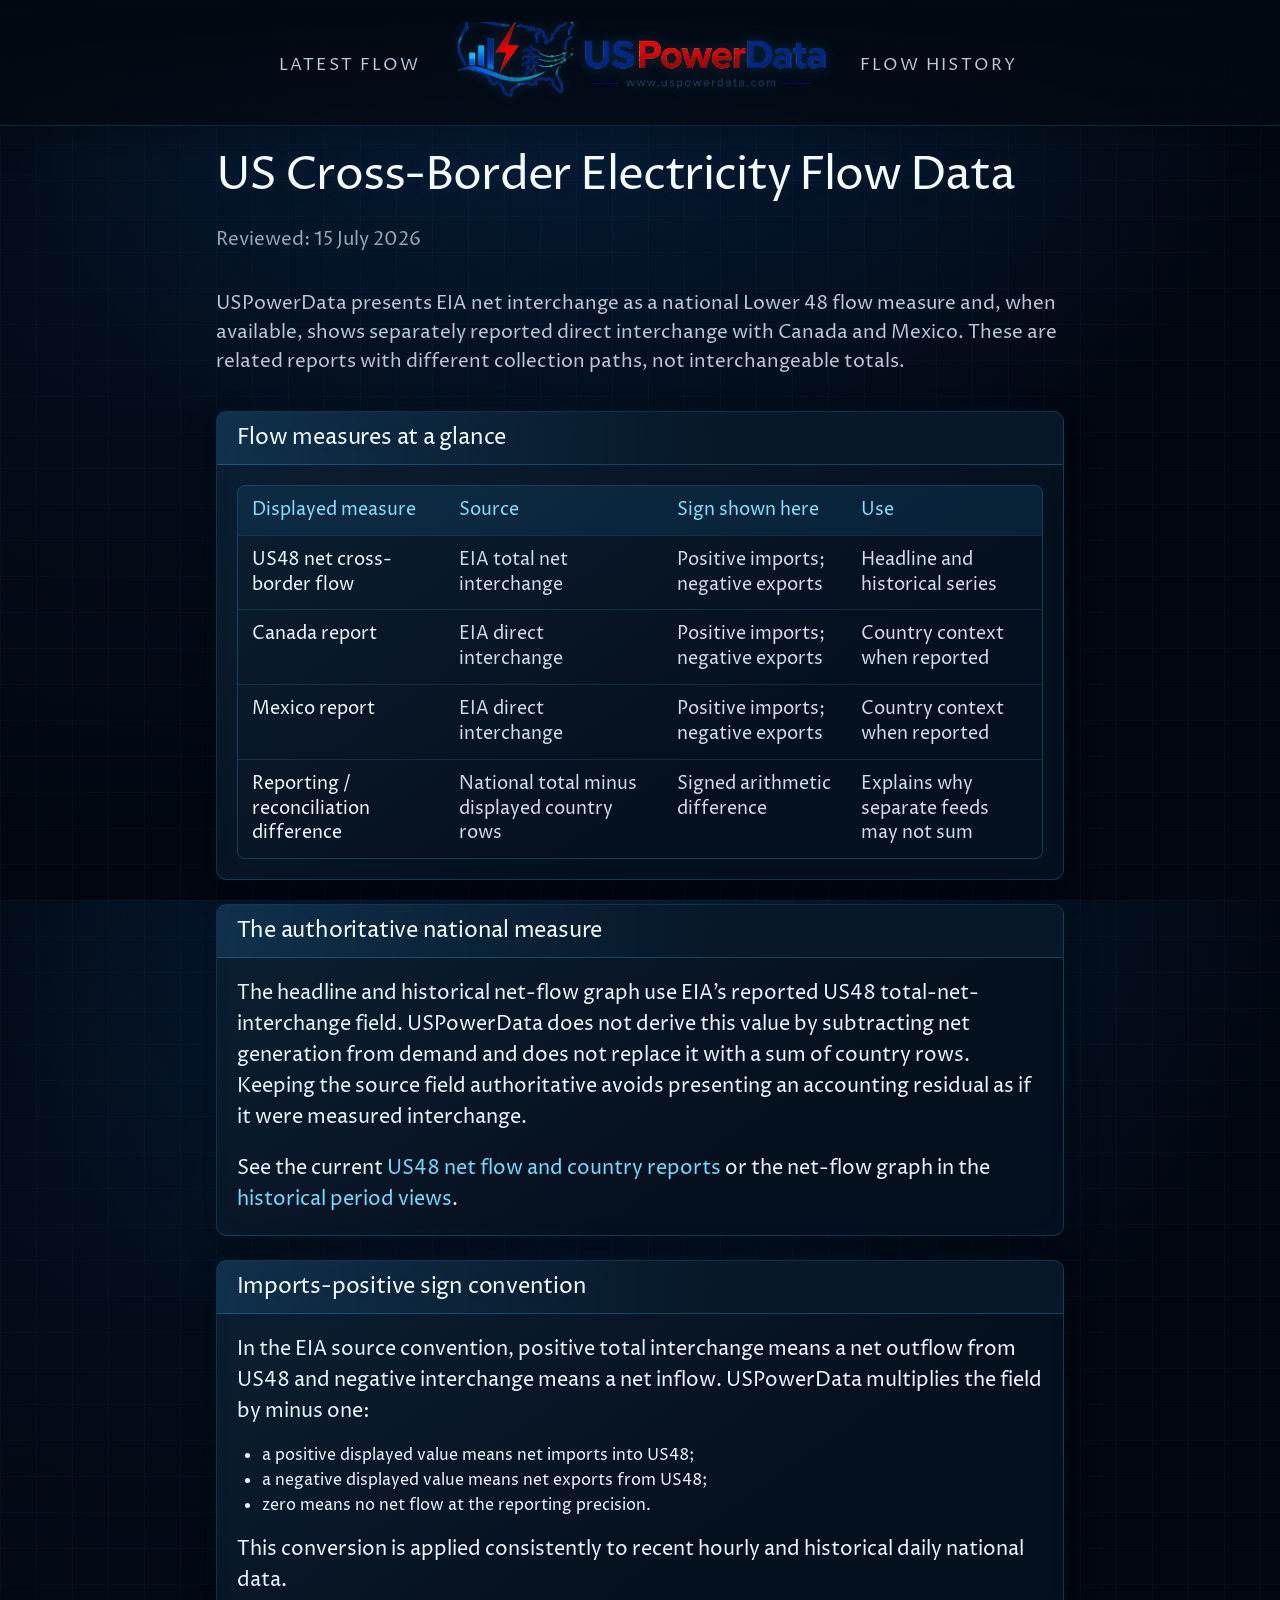
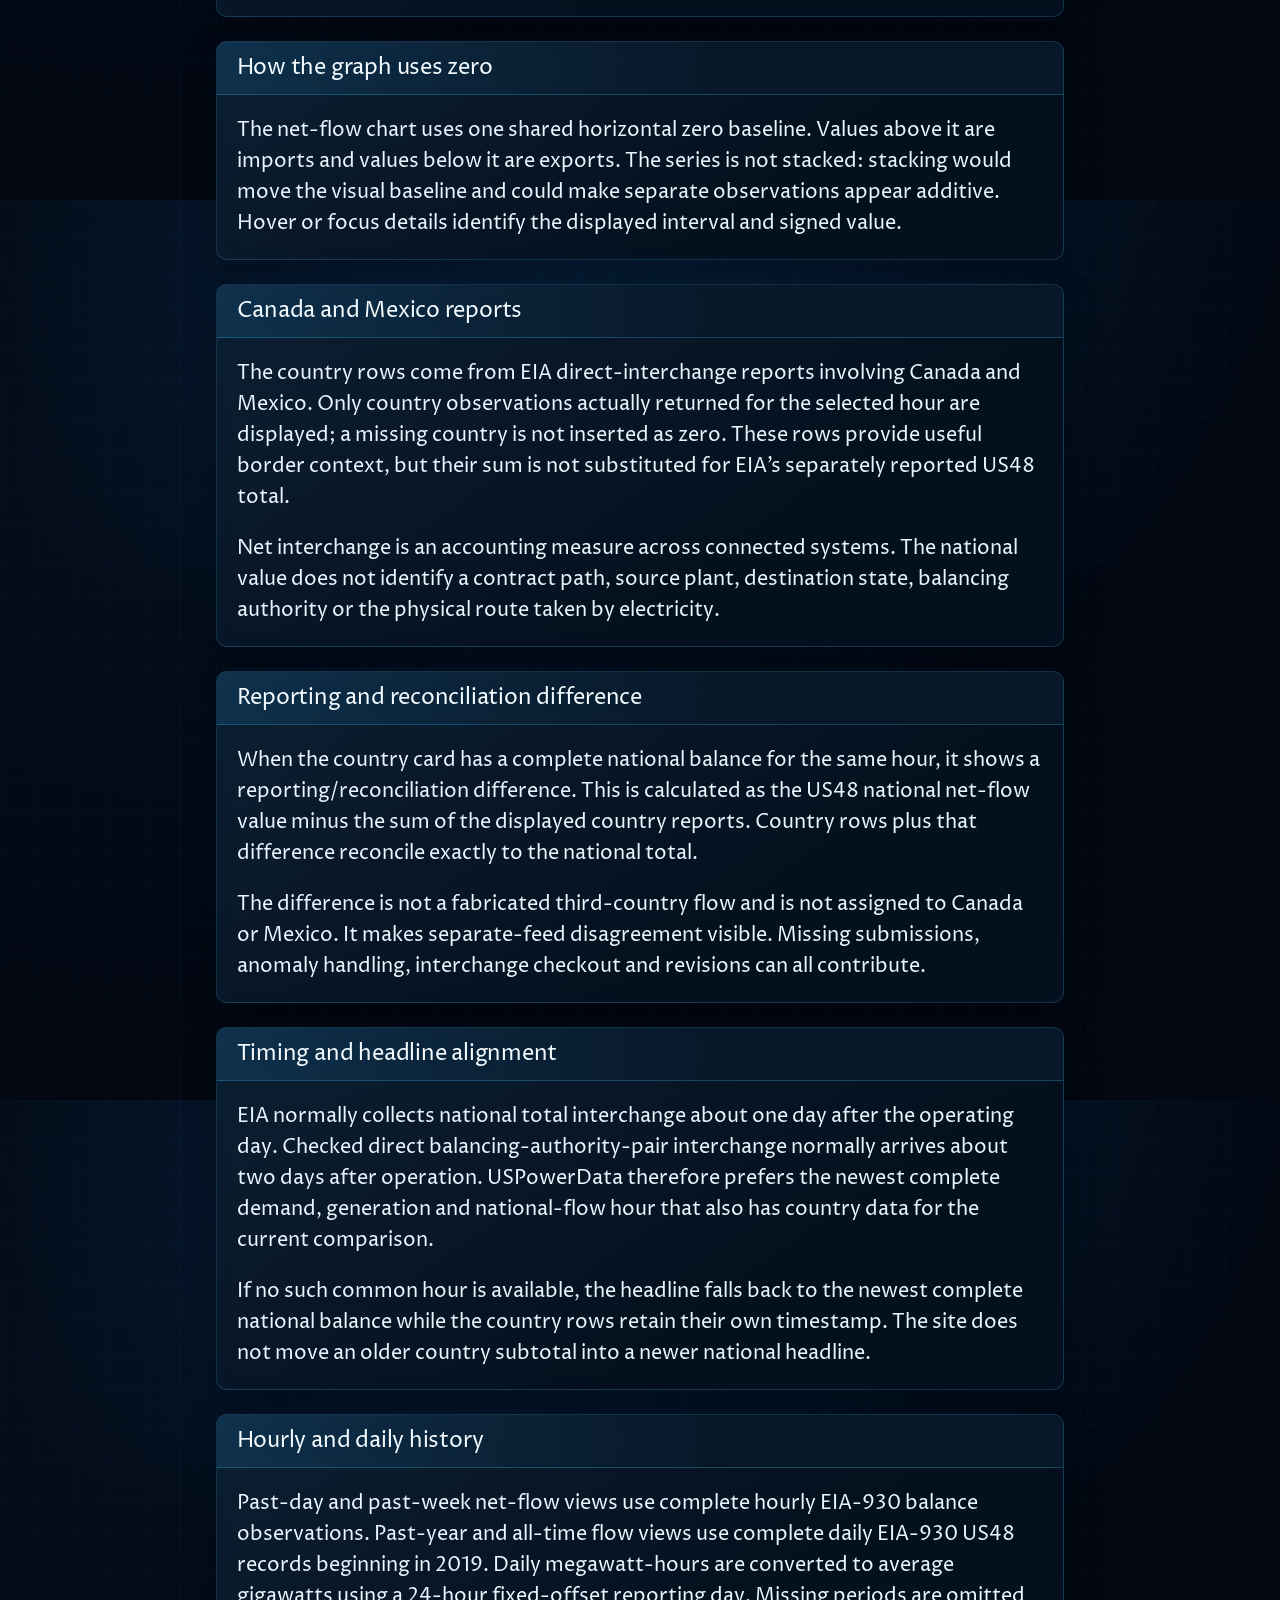
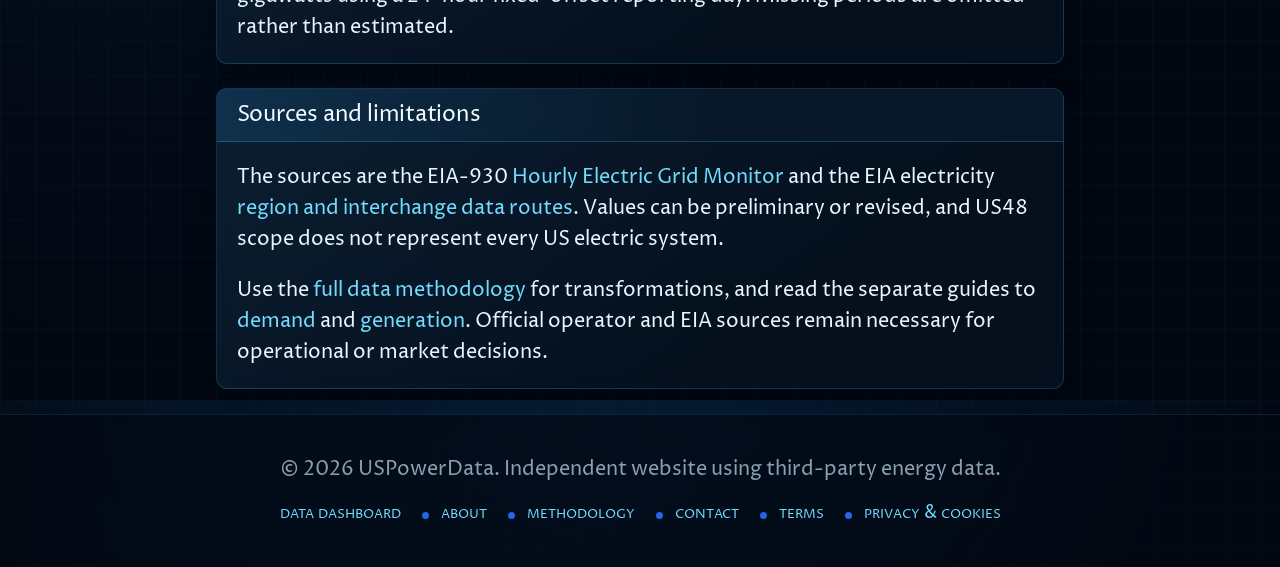
<file: public/us-cross-border-electricity-flow/index.html>
<!DOCTYPE html>
<html lang="en-us">
  <head>
    <title>US Cross-Border Electricity Flow Data | USPowerData</title>
    <meta name="description" content="Understand USPowerData net electricity imports and exports, the EIA total-interchange sign, Canada and Mexico reports, reconciliation and timing limits.">
    <meta name="viewport" content="width=device-width,initial-scale=1">
    <link rel="canonical" href="https://uspowerdata.com/us-cross-border-electricity-flow/">
    <meta property="og:type" content="article"><meta property="og:site_name" content="USPowerData"><meta property="og:title" content="US Cross-Border Electricity Flow Data"><meta property="og:description" content="How to interpret EIA US48 net interchange, imports, exports and country-report reconciliation on USPowerData."><meta property="og:url" content="https://uspowerdata.com/us-cross-border-electricity-flow/">
    <link rel="preconnect" href="https://fonts.googleapis.com"><link rel="preconnect" href="https://fonts.gstatic.com" crossorigin><link rel="stylesheet" href="https://fonts.googleapis.com/css2?family=Proza+Libre:wght@300;400&amp;display=swap"><link rel="stylesheet" href="../grid.css" type="text/css"><link rel="icon" href="../favicon.png" type="image/png">
  </head>
  <body class="us-grid privacy-page">
    <header aria-label="Site"><nav><a class="us-brand" href="../" aria-label="USPowerData home"><img src="../uspowerdata-logo.png" width="1774" height="887" alt="USPowerData"></a><div><a href="../#transfers">Latest flow</a><a href="../#history">Flow history</a></div></nav></header>
    <main>
      <h1>US Cross-Border Electricity Flow Data</h1>
      <p class="privacy-updated">Reviewed: 15 July 2026</p>
      <p>USPowerData presents EIA net interchange as a national Lower 48 flow measure and, when available, shows separately reported direct interchange with Canada and Mexico. These are related reports with different collection paths, not interchangeable totals.</p>

      <section>
        <h2>Flow measures at a glance</h2>
        <div class="table-scroll">
          <table class="data-summary-table">
            <thead><tr><th scope="col">Displayed measure</th><th scope="col">Source</th><th scope="col">Sign shown here</th><th scope="col">Use</th></tr></thead>
            <tbody>
              <tr><th scope="row">US48 net cross-border flow</th><td>EIA total net interchange</td><td>Positive imports; negative exports</td><td>Headline and historical series</td></tr>
              <tr><th scope="row">Canada report</th><td>EIA direct interchange</td><td>Positive imports; negative exports</td><td>Country context when reported</td></tr>
              <tr><th scope="row">Mexico report</th><td>EIA direct interchange</td><td>Positive imports; negative exports</td><td>Country context when reported</td></tr>
              <tr><th scope="row">Reporting / reconciliation difference</th><td>National total minus displayed country rows</td><td>Signed arithmetic difference</td><td>Explains why separate feeds may not sum</td></tr>
            </tbody>
          </table>
        </div>
      </section>

      <section>
        <h2>The authoritative national measure</h2>
        <p>The headline and historical net-flow graph use EIA’s reported US48 total-net-interchange field. USPowerData does not derive this value by subtracting net generation from demand and does not replace it with a sum of country rows. Keeping the source field authoritative avoids presenting an accounting residual as if it were measured interchange.</p>
        <p>See the current <a href="../#transfers">US48 net flow and country reports</a> or the net-flow graph in the <a href="../#history">historical period views</a>.</p>
      </section>

      <section>
        <h2>Imports-positive sign convention</h2>
        <p>In the EIA source convention, positive total interchange means a net outflow from US48 and negative interchange means a net inflow. USPowerData multiplies the field by minus one:</p>
        <ul>
          <li>a positive displayed value means net imports into US48;</li>
          <li>a negative displayed value means net exports from US48;</li>
          <li>zero means no net flow at the reporting precision.</li>
        </ul>
        <p>This conversion is applied consistently to recent hourly and historical daily national data.</p>
      </section>

      <section>
        <h2>How the graph uses zero</h2>
        <p>The net-flow chart uses one shared horizontal zero baseline. Values above it are imports and values below it are exports. The series is not stacked: stacking would move the visual baseline and could make separate observations appear additive. Hover or focus details identify the displayed interval and signed value.</p>
      </section>

      <section>
        <h2>Canada and Mexico reports</h2>
        <p>The country rows come from EIA direct-interchange reports involving Canada and Mexico. Only country observations actually returned for the selected hour are displayed; a missing country is not inserted as zero. These rows provide useful border context, but their sum is not substituted for EIA’s separately reported US48 total.</p>
        <p>Net interchange is an accounting measure across connected systems. The national value does not identify a contract path, source plant, destination state, balancing authority or the physical route taken by electricity.</p>
      </section>

      <section>
        <h2>Reporting and reconciliation difference</h2>
        <p>When the country card has a complete national balance for the same hour, it shows a reporting/reconciliation difference. This is calculated as the US48 national net-flow value minus the sum of the displayed country reports. Country rows plus that difference reconcile exactly to the national total.</p>
        <p>The difference is not a fabricated third-country flow and is not assigned to Canada or Mexico. It makes separate-feed disagreement visible. Missing submissions, anomaly handling, interchange checkout and revisions can all contribute.</p>
      </section>

      <section>
        <h2>Timing and headline alignment</h2>
        <p>EIA normally collects national total interchange about one day after the operating day. Checked direct balancing-authority-pair interchange normally arrives about two days after operation. USPowerData therefore prefers the newest complete demand, generation and national-flow hour that also has country data for the current comparison.</p>
        <p>If no such common hour is available, the headline falls back to the newest complete national balance while the country rows retain their own timestamp. The site does not move an older country subtotal into a newer national headline.</p>
      </section>

      <section>
        <h2>Hourly and daily history</h2>
        <p>Past-day and past-week net-flow views use complete hourly EIA-930 balance observations. Past-year and all-time flow views use complete daily EIA-930 US48 records beginning in 2019. Daily megawatt-hours are converted to average gigawatts using a 24-hour fixed-offset reporting day. Missing periods are omitted rather than estimated.</p>
      </section>

      <section>
        <h2>Sources and limitations</h2>
        <p>The sources are the EIA-930 <a href="https://www.eia.gov/electricity/gridmonitor/">Hourly Electric Grid Monitor</a> and the EIA electricity <a href="https://www.eia.gov/opendata/browser/electricity/rto">region and interchange data routes</a>. Values can be preliminary or revised, and US48 scope does not represent every US electric system.</p>
        <p>Use the <a href="../methodology/">full data methodology</a> for transformations, and read the separate guides to <a href="../us-electricity-demand/">demand</a> and <a href="../us-electricity-generation/">generation</a>. Official operator and EIA sources remain necessary for operational or market decisions.</p>
      </section>
    </main>
    <footer><div><p>&copy; 2026 USPowerData. Independent website using third-party energy data.</p><nav aria-label="Footer"><a href="../">Data dashboard</a><a href="../about/">About</a><a href="../methodology/">Methodology</a><a href="../contact/">Contact</a><a href="../terms/">Terms</a><a href="../privacy/">Privacy &amp; cookies</a></nav></div></footer>
  </body>
</html>
</file>
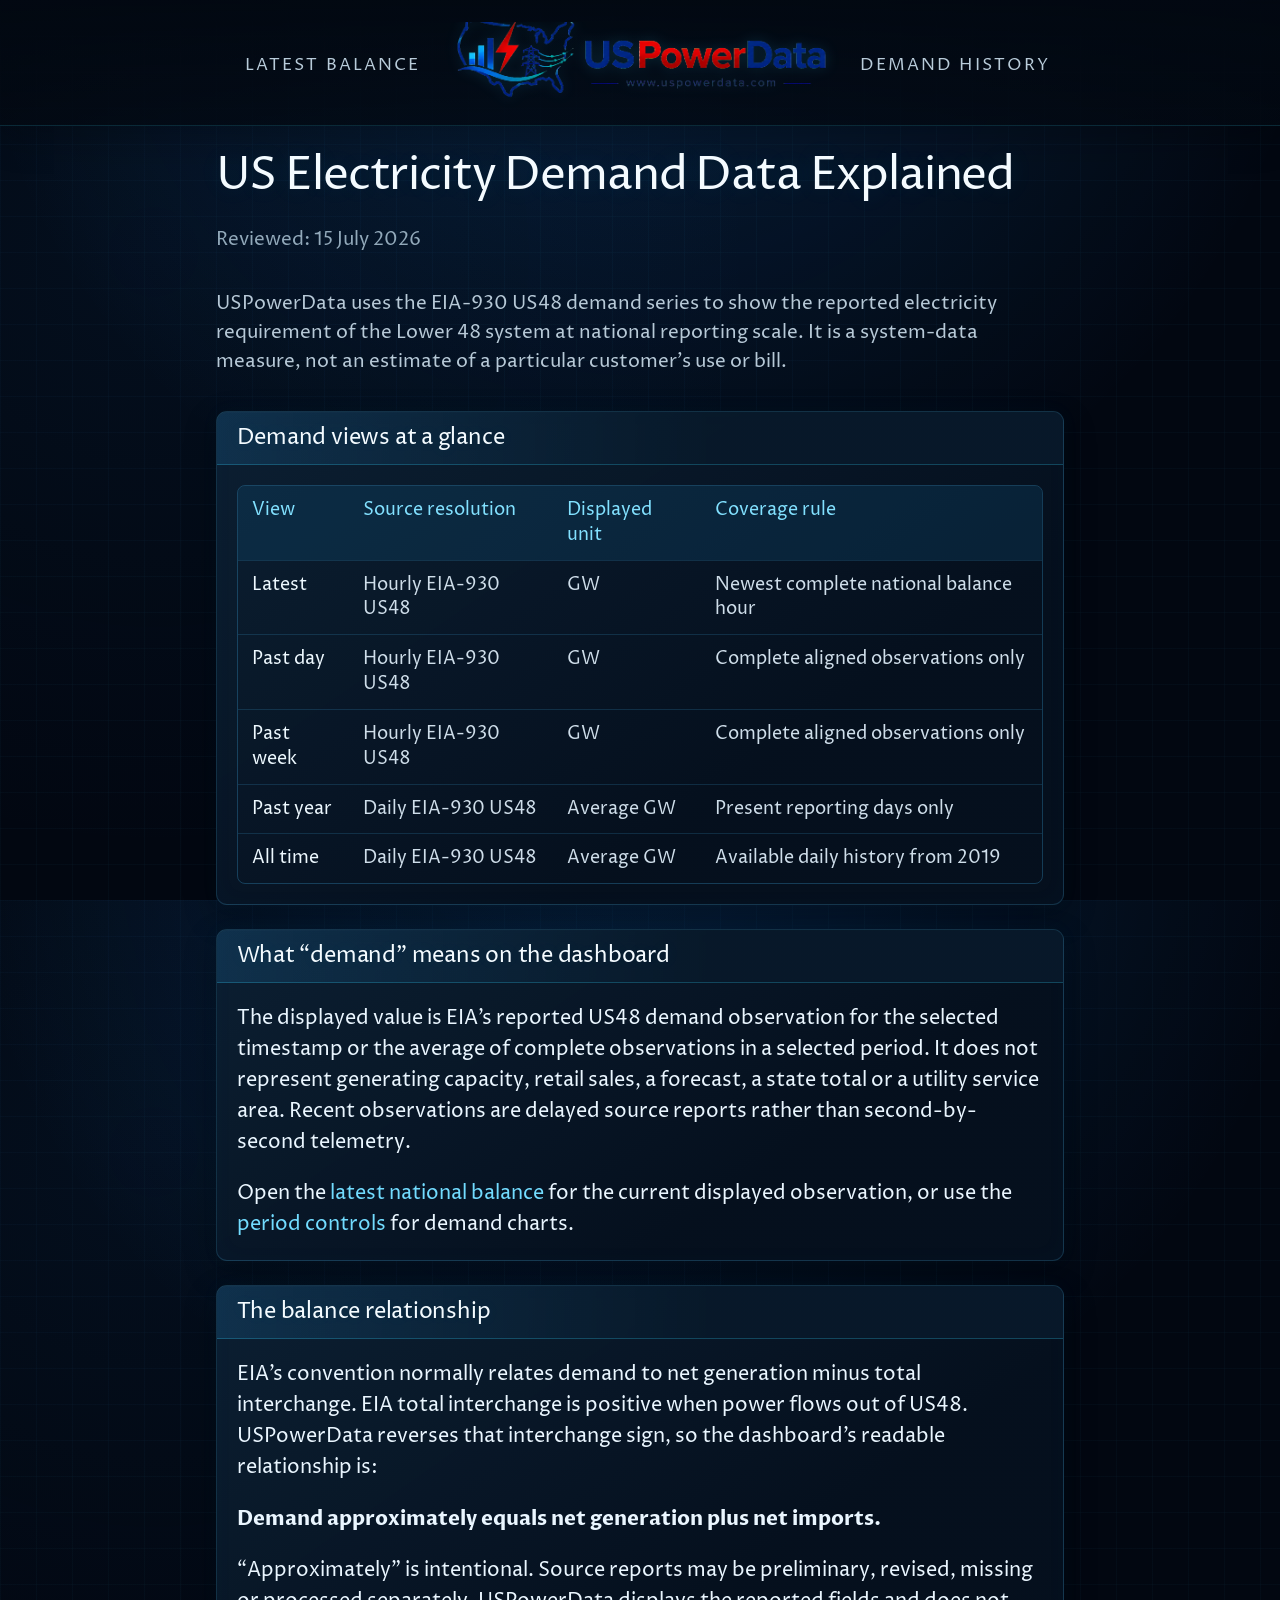
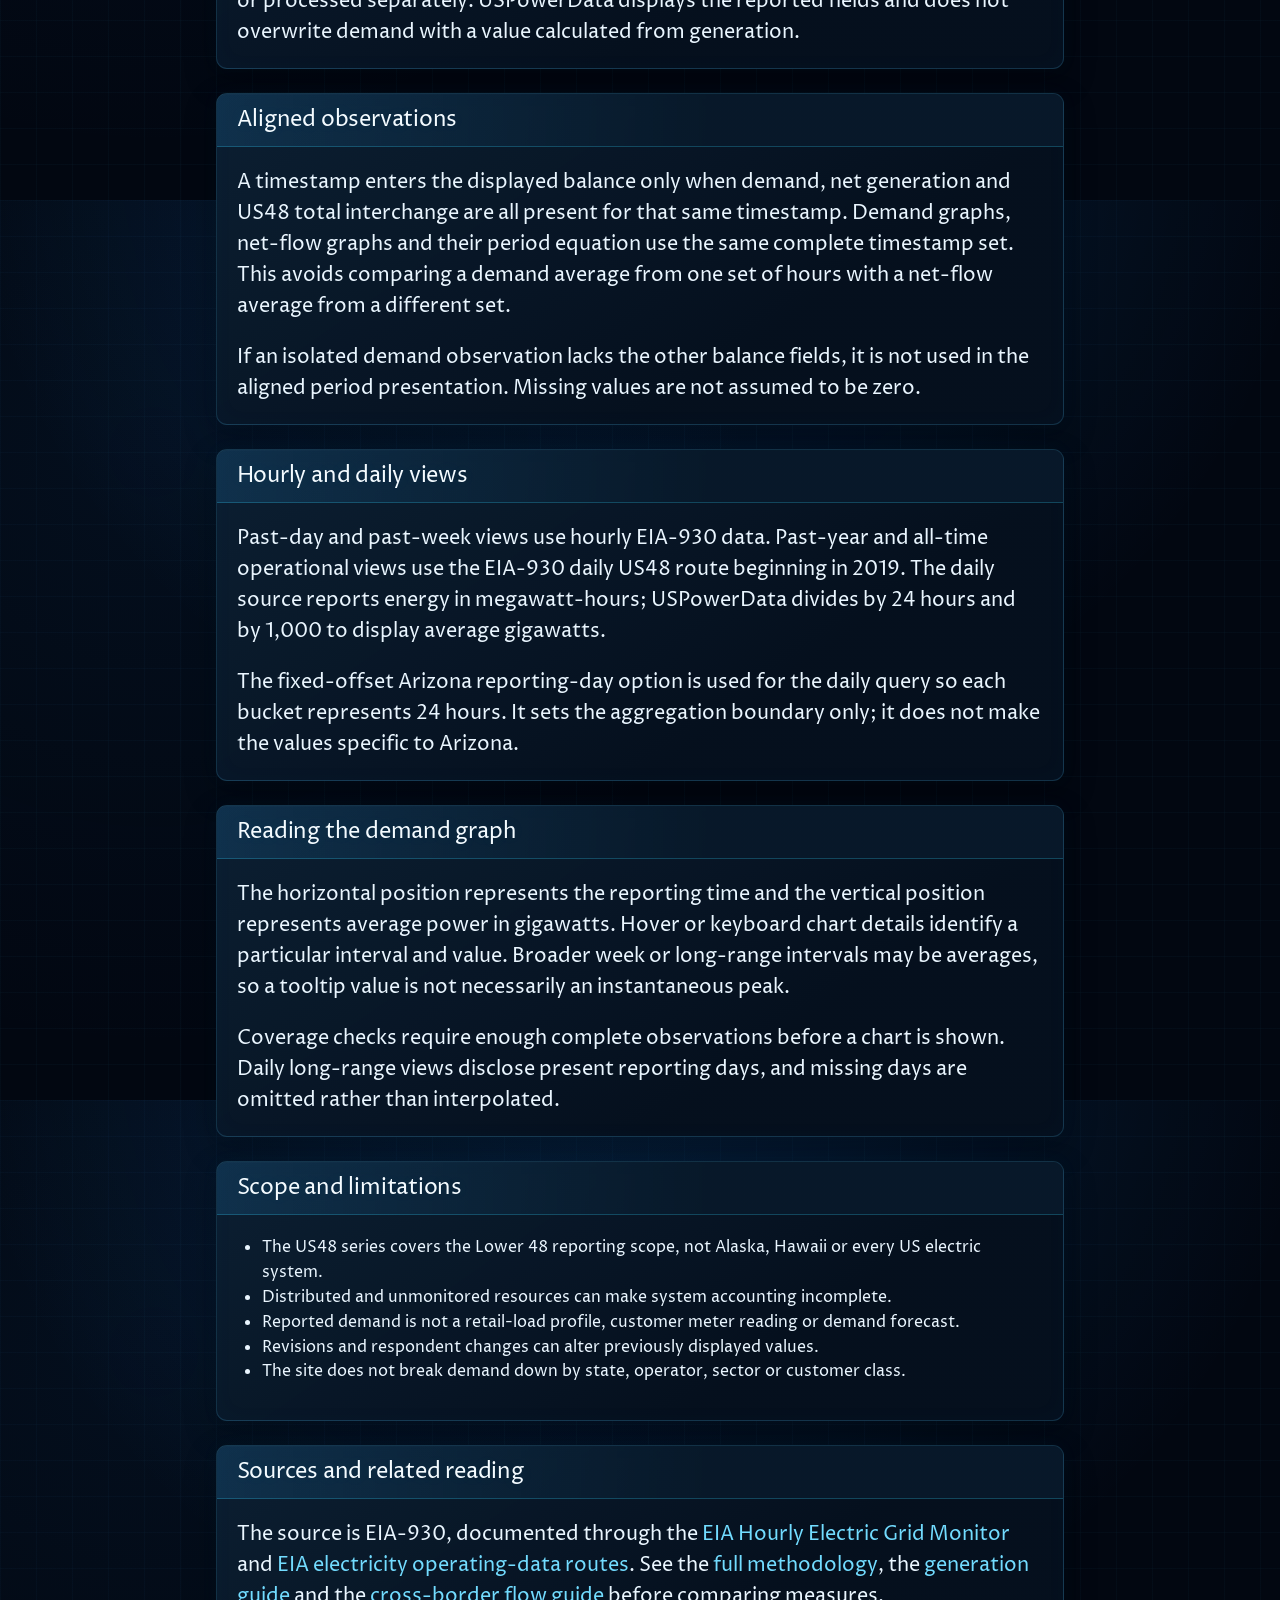
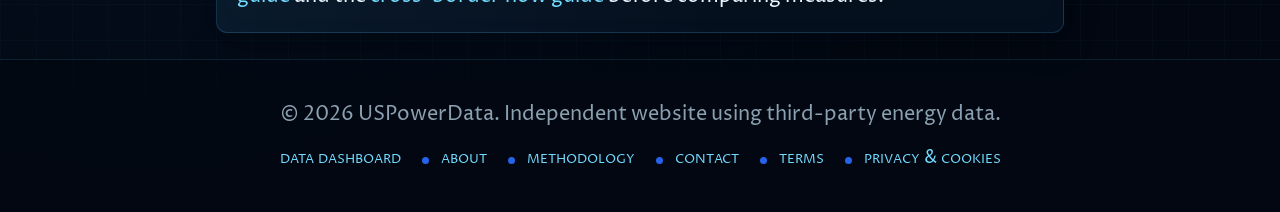
<file: public/us-electricity-demand/index.html>
<!DOCTYPE html>
<html lang="en-us">
  <head>
    <title>US Electricity Demand Data Explained | USPowerData</title>
    <meta name="description" content="Learn how USPowerData presents EIA-930 Lower 48 electricity demand, aligns it with generation and net flow, and handles units and missing data.">
    <meta name="viewport" content="width=device-width,initial-scale=1">
    <link rel="canonical" href="https://uspowerdata.com/us-electricity-demand/">
    <meta property="og:type" content="article"><meta property="og:site_name" content="USPowerData"><meta property="og:title" content="US Electricity Demand Data Explained"><meta property="og:description" content="A practical guide to the EIA-930 US48 demand series shown by USPowerData."><meta property="og:url" content="https://uspowerdata.com/us-electricity-demand/">
    <link rel="preconnect" href="https://fonts.googleapis.com"><link rel="preconnect" href="https://fonts.gstatic.com" crossorigin><link rel="stylesheet" href="https://fonts.googleapis.com/css2?family=Proza+Libre:wght@300;400&amp;display=swap"><link rel="stylesheet" href="../grid.css" type="text/css"><link rel="icon" href="../favicon.png" type="image/png">
  </head>
  <body class="us-grid privacy-page">
    <header aria-label="Site"><nav><a class="us-brand" href="../" aria-label="USPowerData home"><img src="../uspowerdata-logo.png" width="1774" height="887" alt="USPowerData"></a><div><a href="../#latest">Latest balance</a><a href="../#history">Demand history</a></div></nav></header>
    <main>
      <h1>US Electricity Demand Data Explained</h1>
      <p class="privacy-updated">Reviewed: 15 July 2026</p>
      <p>USPowerData uses the EIA-930 US48 demand series to show the reported electricity requirement of the Lower 48 system at national reporting scale. It is a system-data measure, not an estimate of a particular customer’s use or bill.</p>

      <section>
        <h2>Demand views at a glance</h2>
        <div class="table-scroll">
          <table class="data-summary-table">
            <thead><tr><th scope="col">View</th><th scope="col">Source resolution</th><th scope="col">Displayed unit</th><th scope="col">Coverage rule</th></tr></thead>
            <tbody>
              <tr><th scope="row">Latest</th><td>Hourly EIA-930 US48</td><td>GW</td><td>Newest complete national balance hour</td></tr>
              <tr><th scope="row">Past day</th><td>Hourly EIA-930 US48</td><td>GW</td><td>Complete aligned observations only</td></tr>
              <tr><th scope="row">Past week</th><td>Hourly EIA-930 US48</td><td>GW</td><td>Complete aligned observations only</td></tr>
              <tr><th scope="row">Past year</th><td>Daily EIA-930 US48</td><td>Average GW</td><td>Present reporting days only</td></tr>
              <tr><th scope="row">All time</th><td>Daily EIA-930 US48</td><td>Average GW</td><td>Available daily history from 2019</td></tr>
            </tbody>
          </table>
        </div>
      </section>

      <section>
        <h2>What “demand” means on the dashboard</h2>
        <p>The displayed value is EIA’s reported US48 demand observation for the selected timestamp or the average of complete observations in a selected period. It does not represent generating capacity, retail sales, a forecast, a state total or a utility service area. Recent observations are delayed source reports rather than second-by-second telemetry.</p>
        <p>Open the <a href="../#latest">latest national balance</a> for the current displayed observation, or use the <a href="../#history">period controls</a> for demand charts.</p>
      </section>

      <section>
        <h2>The balance relationship</h2>
        <p>EIA’s convention normally relates demand to net generation minus total interchange. EIA total interchange is positive when power flows out of US48. USPowerData reverses that interchange sign, so the dashboard’s readable relationship is:</p>
        <p><strong>Demand approximately equals net generation plus net imports.</strong></p>
        <p>“Approximately” is intentional. Source reports may be preliminary, revised, missing or processed separately. USPowerData displays the reported fields and does not overwrite demand with a value calculated from generation.</p>
      </section>

      <section>
        <h2>Aligned observations</h2>
        <p>A timestamp enters the displayed balance only when demand, net generation and US48 total interchange are all present for that same timestamp. Demand graphs, net-flow graphs and their period equation use the same complete timestamp set. This avoids comparing a demand average from one set of hours with a net-flow average from a different set.</p>
        <p>If an isolated demand observation lacks the other balance fields, it is not used in the aligned period presentation. Missing values are not assumed to be zero.</p>
      </section>

      <section>
        <h2>Hourly and daily views</h2>
        <p>Past-day and past-week views use hourly EIA-930 data. Past-year and all-time operational views use the EIA-930 daily US48 route beginning in 2019. The daily source reports energy in megawatt-hours; USPowerData divides by 24 hours and by 1,000 to display average gigawatts.</p>
        <p>The fixed-offset Arizona reporting-day option is used for the daily query so each bucket represents 24 hours. It sets the aggregation boundary only; it does not make the values specific to Arizona.</p>
      </section>

      <section>
        <h2>Reading the demand graph</h2>
        <p>The horizontal position represents the reporting time and the vertical position represents average power in gigawatts. Hover or keyboard chart details identify a particular interval and value. Broader week or long-range intervals may be averages, so a tooltip value is not necessarily an instantaneous peak.</p>
        <p>Coverage checks require enough complete observations before a chart is shown. Daily long-range views disclose present reporting days, and missing days are omitted rather than interpolated.</p>
      </section>

      <section>
        <h2>Scope and limitations</h2>
        <ul>
          <li>The US48 series covers the Lower 48 reporting scope, not Alaska, Hawaii or every US electric system.</li>
          <li>Distributed and unmonitored resources can make system accounting incomplete.</li>
          <li>Reported demand is not a retail-load profile, customer meter reading or demand forecast.</li>
          <li>Revisions and respondent changes can alter previously displayed values.</li>
          <li>The site does not break demand down by state, operator, sector or customer class.</li>
        </ul>
      </section>

      <section>
        <h2>Sources and related reading</h2>
        <p>The source is EIA-930, documented through the <a href="https://www.eia.gov/electricity/gridmonitor/">EIA Hourly Electric Grid Monitor</a> and <a href="https://www.eia.gov/opendata/browser/electricity/rto">EIA electricity operating-data routes</a>. See the <a href="../methodology/">full methodology</a>, the <a href="../us-electricity-generation/">generation guide</a> and the <a href="../us-cross-border-electricity-flow/">cross-border flow guide</a> before comparing measures.</p>
      </section>
    </main>
    <footer><div><p>&copy; 2026 USPowerData. Independent website using third-party energy data.</p><nav aria-label="Footer"><a href="../">Data dashboard</a><a href="../about/">About</a><a href="../methodology/">Methodology</a><a href="../contact/">Contact</a><a href="../terms/">Terms</a><a href="../privacy/">Privacy &amp; cookies</a></nav></div></footer>
  </body>
</html>
</file>
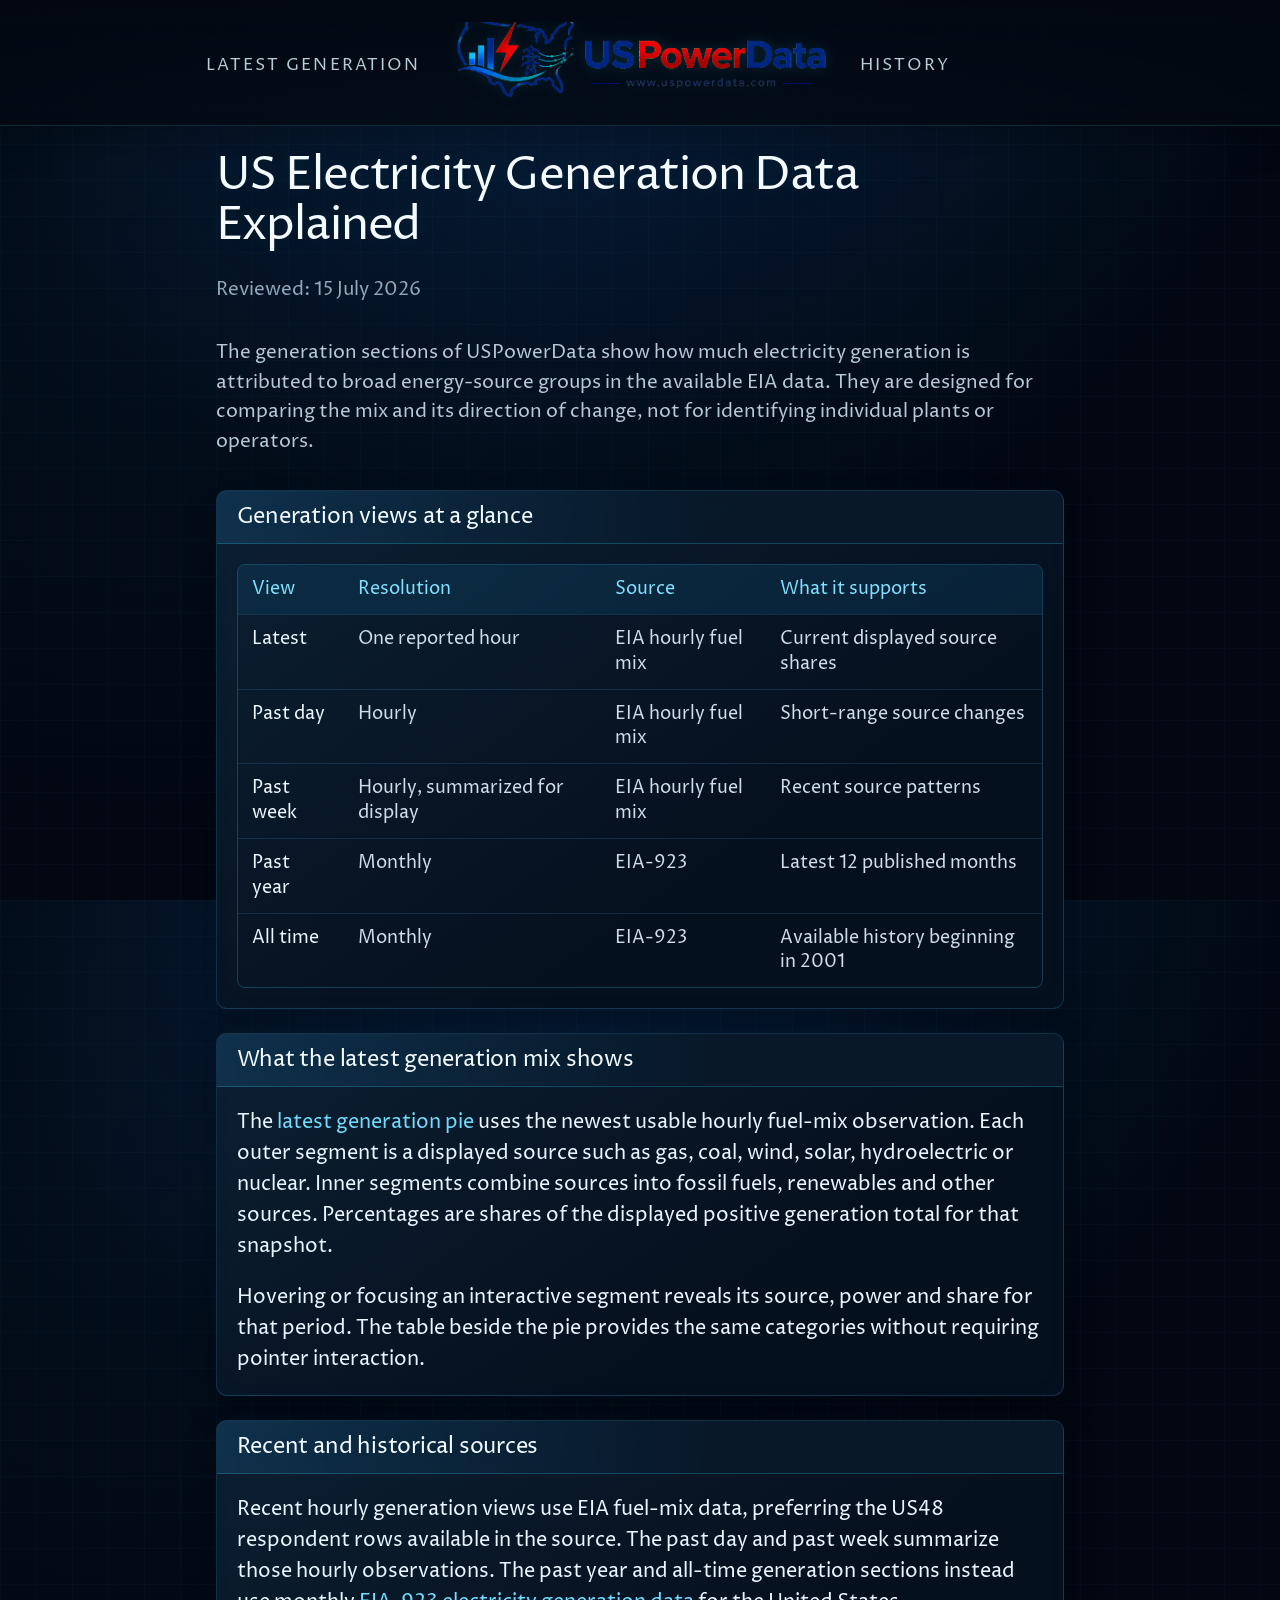
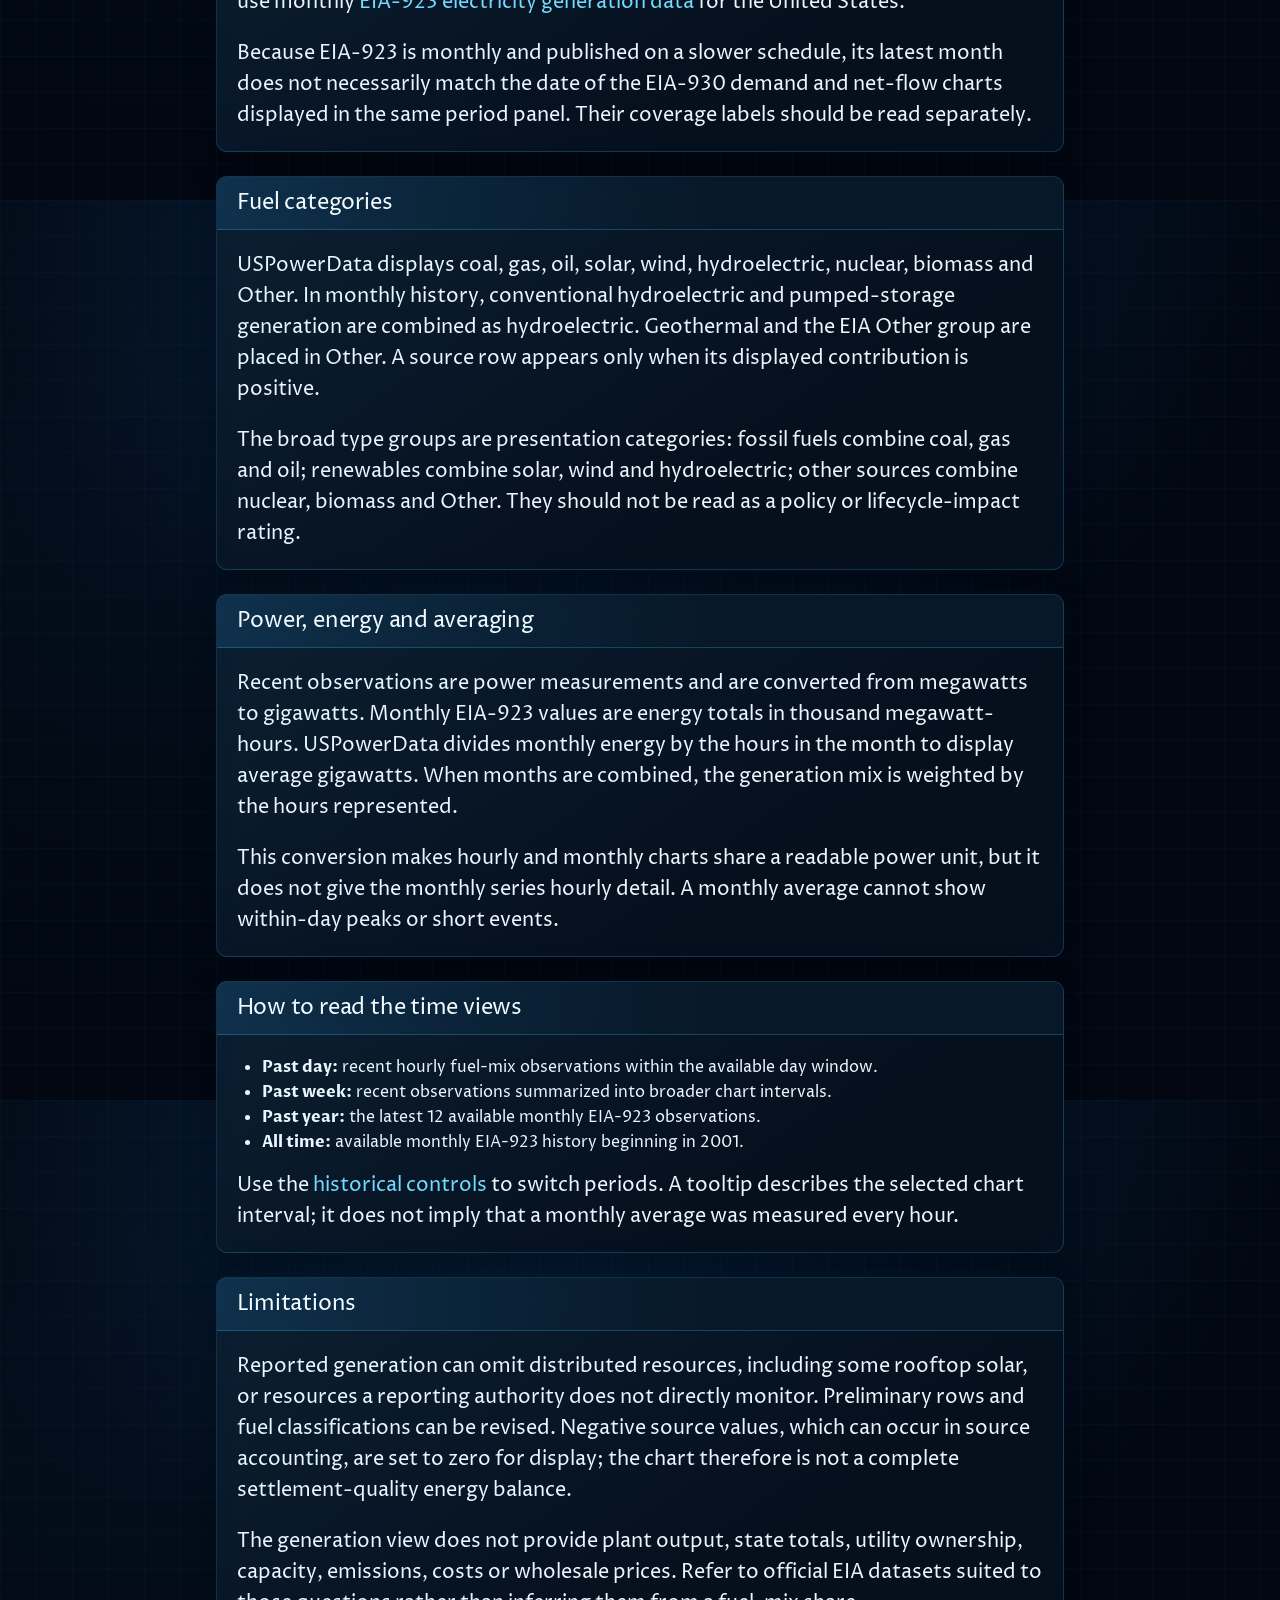
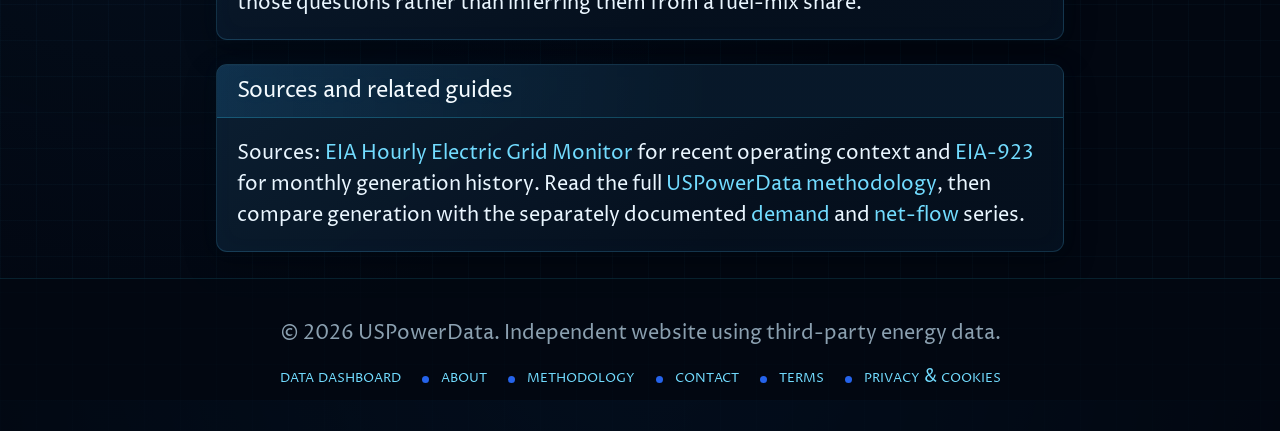
<file: public/us-electricity-generation/index.html>
<!DOCTYPE html>
<html lang="en-us">
  <head>
    <title>US Electricity Generation Data Explained | USPowerData</title>
    <meta name="description" content="Understand the US electricity generation mix on USPowerData, including EIA sources, fuel categories, units, time ranges and chart limitations.">
    <meta name="viewport" content="width=device-width,initial-scale=1">
    <link rel="canonical" href="https://uspowerdata.com/us-electricity-generation/">
    <meta property="og:type" content="article"><meta property="og:site_name" content="USPowerData"><meta property="og:title" content="US Electricity Generation Data Explained"><meta property="og:description" content="A guide to EIA generation data, fuel groups, averages and time coverage on USPowerData."><meta property="og:url" content="https://uspowerdata.com/us-electricity-generation/">
    <link rel="preconnect" href="https://fonts.googleapis.com"><link rel="preconnect" href="https://fonts.gstatic.com" crossorigin><link rel="stylesheet" href="https://fonts.googleapis.com/css2?family=Proza+Libre:wght@300;400&amp;display=swap"><link rel="stylesheet" href="../grid.css" type="text/css"><link rel="icon" href="../favicon.png" type="image/png">
  </head>
  <body class="us-grid privacy-page">
    <header aria-label="Site"><nav><a class="us-brand" href="../" aria-label="USPowerData home"><img src="../uspowerdata-logo.png" width="1774" height="887" alt="USPowerData"></a><div><a href="../#generation">Latest generation</a><a href="../#history">History</a></div></nav></header>
    <main>
      <h1>US Electricity Generation Data Explained</h1>
      <p class="privacy-updated">Reviewed: 15 July 2026</p>
      <p>The generation sections of USPowerData show how much electricity generation is attributed to broad energy-source groups in the available EIA data. They are designed for comparing the mix and its direction of change, not for identifying individual plants or operators.</p>

      <section>
        <h2>Generation views at a glance</h2>
        <div class="table-scroll">
          <table class="data-summary-table">
            <thead><tr><th scope="col">View</th><th scope="col">Resolution</th><th scope="col">Source</th><th scope="col">What it supports</th></tr></thead>
            <tbody>
              <tr><th scope="row">Latest</th><td>One reported hour</td><td>EIA hourly fuel mix</td><td>Current displayed source shares</td></tr>
              <tr><th scope="row">Past day</th><td>Hourly</td><td>EIA hourly fuel mix</td><td>Short-range source changes</td></tr>
              <tr><th scope="row">Past week</th><td>Hourly, summarized for display</td><td>EIA hourly fuel mix</td><td>Recent source patterns</td></tr>
              <tr><th scope="row">Past year</th><td>Monthly</td><td>EIA-923</td><td>Latest 12 published months</td></tr>
              <tr><th scope="row">All time</th><td>Monthly</td><td>EIA-923</td><td>Available history beginning in 2001</td></tr>
            </tbody>
          </table>
        </div>
      </section>

      <section>
        <h2>What the latest generation mix shows</h2>
        <p>The <a href="../#generation">latest generation pie</a> uses the newest usable hourly fuel-mix observation. Each outer segment is a displayed source such as gas, coal, wind, solar, hydroelectric or nuclear. Inner segments combine sources into fossil fuels, renewables and other sources. Percentages are shares of the displayed positive generation total for that snapshot.</p>
        <p>Hovering or focusing an interactive segment reveals its source, power and share for that period. The table beside the pie provides the same categories without requiring pointer interaction.</p>
      </section>

      <section>
        <h2>Recent and historical sources</h2>
        <p>Recent hourly generation views use EIA fuel-mix data, preferring the US48 respondent rows available in the source. The past day and past week summarize those hourly observations. The past year and all-time generation sections instead use monthly <a href="https://www.eia.gov/electricity/data/eia923/">EIA-923 electricity generation data</a> for the United States.</p>
        <p>Because EIA-923 is monthly and published on a slower schedule, its latest month does not necessarily match the date of the EIA-930 demand and net-flow charts displayed in the same period panel. Their coverage labels should be read separately.</p>
      </section>

      <section>
        <h2>Fuel categories</h2>
        <p>USPowerData displays coal, gas, oil, solar, wind, hydroelectric, nuclear, biomass and Other. In monthly history, conventional hydroelectric and pumped-storage generation are combined as hydroelectric. Geothermal and the EIA Other group are placed in Other. A source row appears only when its displayed contribution is positive.</p>
        <p>The broad type groups are presentation categories: fossil fuels combine coal, gas and oil; renewables combine solar, wind and hydroelectric; other sources combine nuclear, biomass and Other. They should not be read as a policy or lifecycle-impact rating.</p>
      </section>

      <section>
        <h2>Power, energy and averaging</h2>
        <p>Recent observations are power measurements and are converted from megawatts to gigawatts. Monthly EIA-923 values are energy totals in thousand megawatt-hours. USPowerData divides monthly energy by the hours in the month to display average gigawatts. When months are combined, the generation mix is weighted by the hours represented.</p>
        <p>This conversion makes hourly and monthly charts share a readable power unit, but it does not give the monthly series hourly detail. A monthly average cannot show within-day peaks or short events.</p>
      </section>

      <section>
        <h2>How to read the time views</h2>
        <ul>
          <li><strong>Past day:</strong> recent hourly fuel-mix observations within the available day window.</li>
          <li><strong>Past week:</strong> recent observations summarized into broader chart intervals.</li>
          <li><strong>Past year:</strong> the latest 12 available monthly EIA-923 observations.</li>
          <li><strong>All time:</strong> available monthly EIA-923 history beginning in 2001.</li>
        </ul>
        <p>Use the <a href="../#history">historical controls</a> to switch periods. A tooltip describes the selected chart interval; it does not imply that a monthly average was measured every hour.</p>
      </section>

      <section>
        <h2>Limitations</h2>
        <p>Reported generation can omit distributed resources, including some rooftop solar, or resources a reporting authority does not directly monitor. Preliminary rows and fuel classifications can be revised. Negative source values, which can occur in source accounting, are set to zero for display; the chart therefore is not a complete settlement-quality energy balance.</p>
        <p>The generation view does not provide plant output, state totals, utility ownership, capacity, emissions, costs or wholesale prices. Refer to official EIA datasets suited to those questions rather than inferring them from a fuel-mix share.</p>
      </section>

      <section>
        <h2>Sources and related guides</h2>
        <p>Sources: <a href="https://www.eia.gov/electricity/gridmonitor/">EIA Hourly Electric Grid Monitor</a> for recent operating context and <a href="https://www.eia.gov/electricity/data/eia923/">EIA-923</a> for monthly generation history. Read the full <a href="../methodology/">USPowerData methodology</a>, then compare generation with the separately documented <a href="../us-electricity-demand/">demand</a> and <a href="../us-cross-border-electricity-flow/">net-flow</a> series.</p>
      </section>
    </main>
    <footer><div><p>&copy; 2026 USPowerData. Independent website using third-party energy data.</p><nav aria-label="Footer"><a href="../">Data dashboard</a><a href="../about/">About</a><a href="../methodology/">Methodology</a><a href="../contact/">Contact</a><a href="../terms/">Terms</a><a href="../privacy/">Privacy &amp; cookies</a></nav></div></footer>
  </body>
</html>
</file>
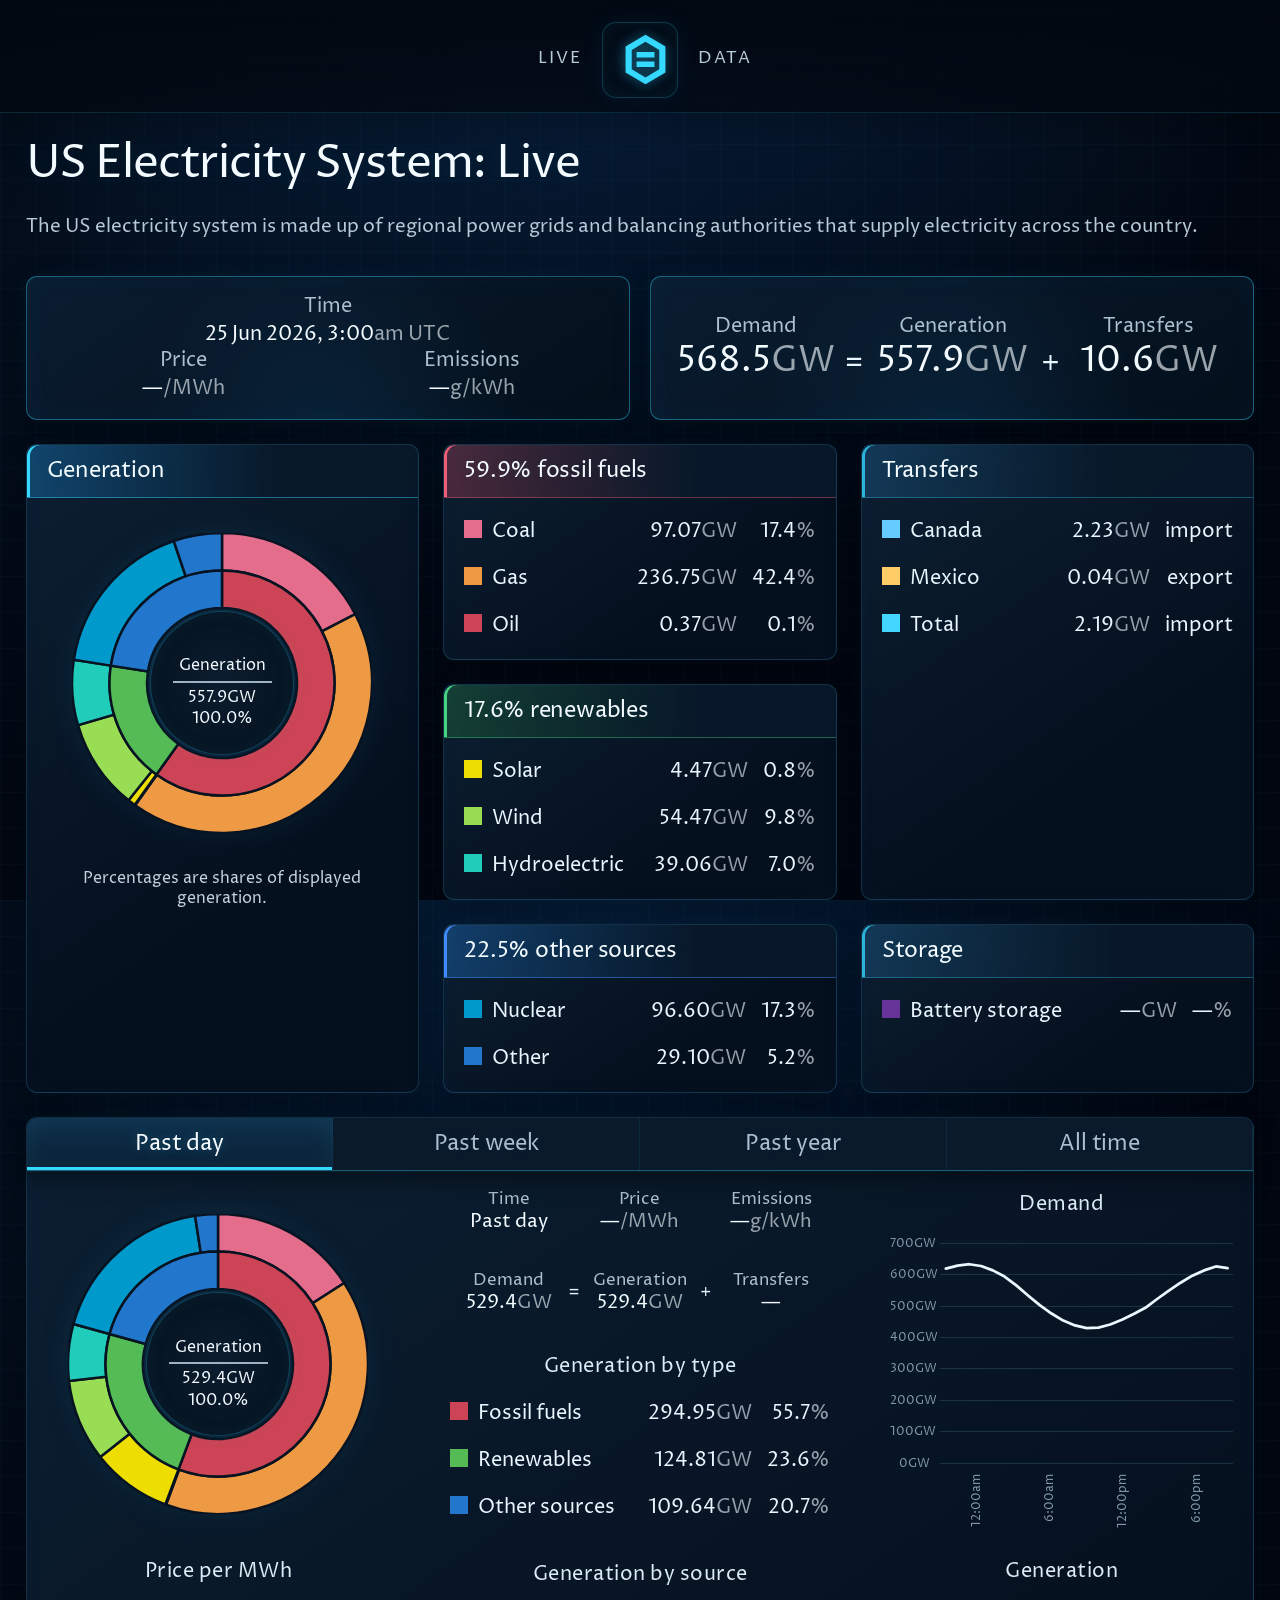
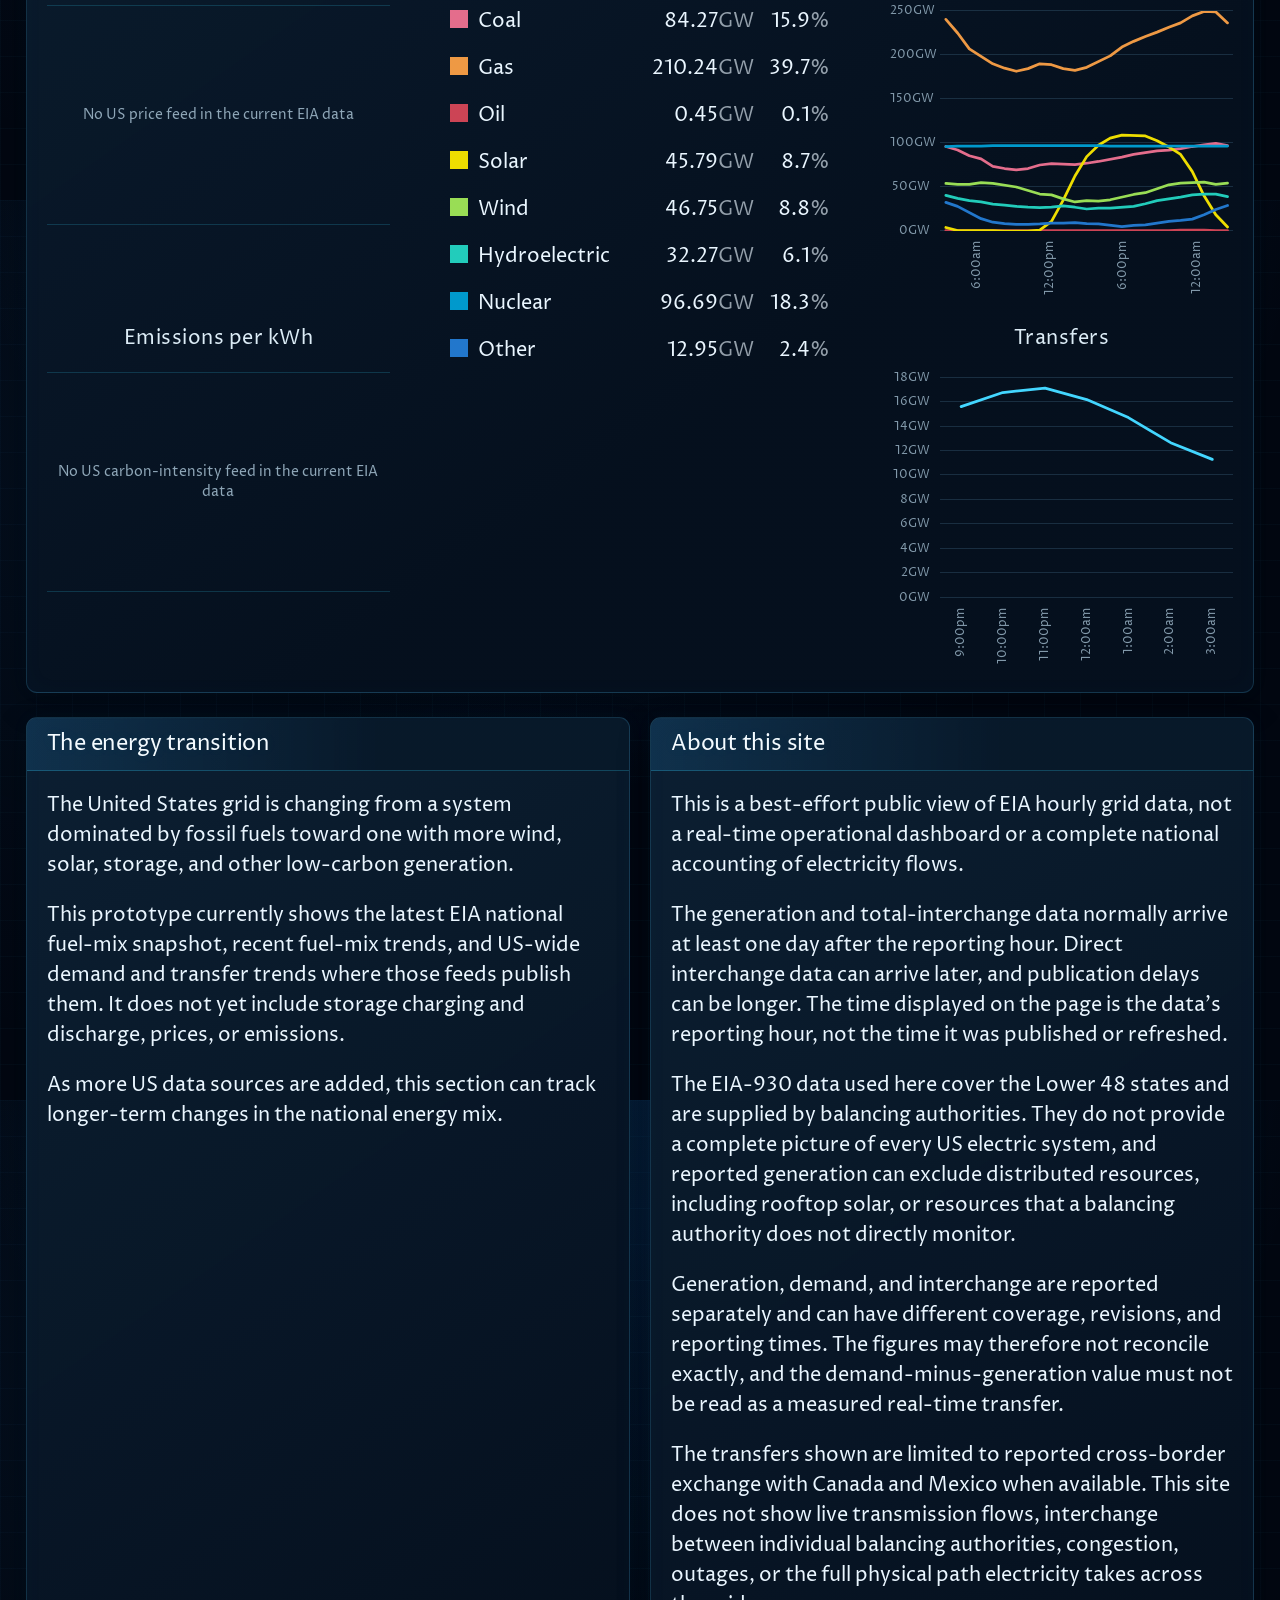
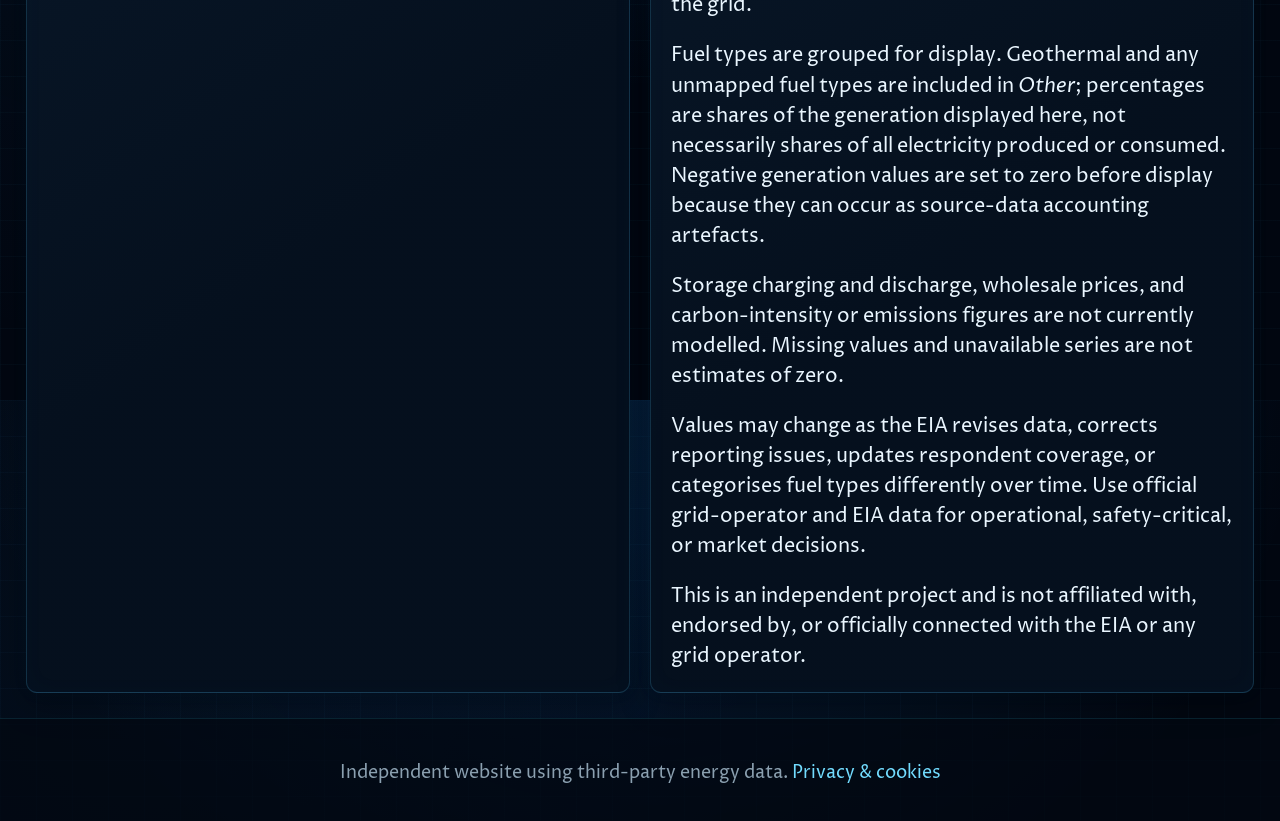
<file: public/us/index.html>
<!DOCTYPE html>
<html lang="en-us">
  <head>
    <title>US Electricity System: Live</title>
    <meta
      name="description"
      content="Live electricity generation snapshot for the United States using EIA fuel-mix data"
    >
    <meta name="viewport" content="width=device-width,initial-scale=1">
    <link rel="preconnect" href="https://fonts.googleapis.com">
    <link rel="preconnect" href="https://fonts.gstatic.com" crossorigin>
    <link
      rel="stylesheet"
      href="https://fonts.googleapis.com/css2?family=Proza+Libre:wght@300;400&display=swap"
    >
    <link
      rel="stylesheet"
      href="../grid.css?1782228287"
      type="text/css"
    >
    <link rel="icon" href="../favicon.png" type="image/png">
    <link rel="icon" href="../favicon.svg?5941414" type="image/svg+xml">
    <script
      src="../grid.js?1782214019"
      defer
    ></script>
  </head>
  <body class="us-grid">
    <header aria-label="Site">
      <nav>
        <a href="./" aria-label="US Electricity System: Live">
          <svg viewBox="0 0 160 160" role="img" aria-labelledby="us-grid-logo-title">
            <title id="us-grid-logo-title">US Electricity System</title>
            <path d="M80 8 22 42v76l58 34 58-34V42zM40 52l40-24 40 24v56l-40 24-40-24z"/>
            <path d="M54 86h52v16H54zm0-28h52v16H54z"/>
          </svg>
        </a>
        <div>
          <a href="#latest">Live</a>
          <a href="#transition">Data</a>
        </div>
      </nav>
    </header>
    <main>
      <h1>US Electricity System: Live</h1>
      <p>
        The US electricity system is made up of regional power grids and balancing authorities that supply electricity across the country.
      </p>

      <div id="status" class="columns">
        <section>
          <dl>
            <dt>Time</dt>
            <dd><time datetime="2026-06-25T03:00:00Z">25 Jun 2026, 3:00<abbr>am UTC</abbr></time></dd>
            <dt>Price</dt>
            <dd>&mdash;<abbr>/MWh</abbr></dd>
            <dt>Emissions</dt>
            <dd>&mdash;<abbr>g/kWh</abbr></dd>
          </dl>
        </section>
        <section>
          <dl class="us-equation" data-operator="+">
            <dt>Demand</dt>
            <dd>568.5<abbr>GW</abbr></dd>
            <dt>Generation</dt>
            <dd>557.9<abbr>GW</abbr></dd>
            <dt>Transfers</dt>
            <dd>10.6<abbr>GW</abbr></dd>
          </dl>
        </section>
      </div>

      <div id="latest">
        <section id="generation">
          <h2>Generation</h2>
          <div class="pie-chart-container">
            <div class="pie-chart"><div><div>Generation</div><div class="generation"></div><div><span>557.9</span>GW</div><div><span>100.0</span>%</div></div><svg viewBox="-1 -1 2 2" data-power="557.9" data-percentage="100.0"><path class="coal" d="M0.0000,-1.0000A1,1 0 0 1 0.8881,-0.4596L0.6661,-0.3447A0.75,0.75 0 0 0 0.0000,-0.7500z" data-power="97.07" data-percentage="17.4"/><path class="gas" d="M0.8881,-0.4596A1,1 0 0 1 -0.5794,0.8151L-0.4345,0.6113A0.75,0.75 0 0 0 0.6661,-0.3447z" data-power="236.75" data-percentage="42.4"/><path class="oil" d="M-0.5794,0.8151A1,1 0 0 1 -0.5828,0.8126L-0.4371,0.6095A0.75,0.75 0 0 0 -0.4345,0.6113z" data-power="0.37" data-percentage="0.1"/><path class="solar" d="M-0.5828,0.8126A1,1 0 0 1 -0.6229,0.7823L-0.4672,0.5867A0.75,0.75 0 0 0 -0.4371,0.6095z" data-power="4.47" data-percentage="0.8"/><path class="wind" d="M-0.6229,0.7823A1,1 0 0 1 -0.9597,0.2810L-0.7198,0.2108A0.75,0.75 0 0 0 -0.4672,0.5867z" data-power="54.47" data-percentage="9.8"/><path class="hydro" d="M-0.9597,0.2810A1,1 0 0 1 -0.9880,-0.1545L-0.7410,-0.1158A0.75,0.75 0 0 0 -0.7198,0.2108z" data-power="39.06" data-percentage="7.0"/><path class="nuclear" d="M-0.9880,-0.1545A1,1 0 0 1 -0.3219,-0.9468L-0.2415,-0.7101A0.75,0.75 0 0 0 -0.7410,-0.1158z" data-power="96.60" data-percentage="17.3"/><path class="others" d="M-0.3219,-0.9468A1,1 0 0 1 -0.0000,-1.0000L-0.0000,-0.7500A0.75,0.75 0 0 0 -0.2415,-0.7101z" data-power="29.10" data-percentage="5.2"/><path class="fossils" d="M0.0000,-0.7500A0.75,0.75 0 1 1 -0.4371,0.6095L-0.2914,0.4063A0.5,0.5 0 1 0 0.0000,-0.5000z" data-power="334.2" data-percentage="59.9"/><path class="renewables" d="M-0.4371,0.6095A0.75,0.75 0 0 1 -0.7410,-0.1158L-0.4940,-0.0772A0.5,0.5 0 0 0 -0.2914,0.4063z" data-power="98.0" data-percentage="17.6"/><path class="others" d="M-0.7410,-0.1158A0.75,0.75 0 0 1 -0.0000,-0.7500L-0.0000,-0.5000A0.5,0.5 0 0 0 -0.4940,-0.0772z" data-power="125.7" data-percentage="22.5"/></svg></div>
          </div>
          <div>
            Percentages are shares of displayed generation.
          </div>
        </section>

        <section id="fossils">
          <h2>59.9% fossil fuels</h2>
          <table class="sources">
            <tr><td class="coal"></td><td>Coal</td><td>97.07</td><td>17.4</td></tr>
            <tr><td class="gas"></td><td>Gas</td><td>236.75</td><td>42.4</td></tr>
            <tr><td class="oil"></td><td>Oil</td><td>0.37</td><td>0.1</td></tr>
          </table>
        </section>

        <section id="renewables">
          <h2>17.6% renewables</h2>
          <table class="sources">
            <tr><td class="solar"></td><td>Solar</td><td>4.47</td><td>0.8</td></tr>
            <tr><td class="wind"></td><td>Wind</td><td>54.47</td><td>9.8</td></tr>
            <tr><td class="hydro"></td><td>Hydroelectric</td><td>39.06</td><td>7.0</td></tr>
          </table>
        </section>

        <section id="others">
          <h2>22.5% other sources</h2>
          <table class="sources">
            <tr><td class="nuclear"></td><td>Nuclear</td><td>96.60</td><td>17.3</td></tr>
            <tr><td class="others"></td><td>Other</td><td>29.10</td><td>5.2</td></tr>
          </table>
        </section>

        <section id="transfers">
          <h2>Transfers</h2>
          <table class="sources transfer-table">
            <tr><td class="canada"></td><td>Canada</td><td>2.23</td><td>import</td></tr>
            <tr><td class="mexico"></td><td>Mexico</td><td>0.04</td><td>export</td></tr>
            <tr><td class="transfers"></td><td>Total</td><td>2.19</td><td>import</td></tr>
          </table>
        </section>

        <section id="storage">
          <h2>Storage</h2>
          <table class="sources">
            <tr><td class="battery"></td><td>Battery storage</td><td>&mdash;</td><td>&mdash;</td></tr>
          </table>
        </section>
      </div>
      <section>
        <div role="tablist">
          <h2 id="tab-day" role="tab" aria-controls="tab-panel-day" aria-selected="true"><span>Past </span>day</h2>
          <h2 id="tab-week" role="tab" aria-controls="tab-panel-week" aria-selected="false"><span>Past </span>week</h2>
          <h2 id="tab-year" role="tab" aria-controls="tab-panel-year" aria-selected="false"><span>Past </span>year</h2>
          <h2 id="tab-all" role="tab" aria-controls="tab-panel-all" aria-selected="false">All<span> time</span></h2>
        </div>
        <div id="tab-panel-day" role="tabpanel" aria-labelledby="tab-day" tabindex="0">
          <div>
          <dl>
            <dt>Time</dt>
            <dd>Past day</dd>
            <dt>Price</dt>
            <dd>&mdash;<abbr>/MWh</abbr></dd>
            <dt>Emissions</dt>
            <dd>&mdash;<abbr>g/kWh</abbr></dd>
          </dl>
          </div>
          <div>
          <dl class="us-equation" data-operator="+">
            <dt>Demand</dt>
            <dd>529.4<abbr>GW</abbr></dd>
            <dt>Generation</dt>
            <dd>529.4<abbr>GW</abbr></dd>
            <dt>Transfers</dt>
            <dd>&mdash;</dd>
          </dl>
          </div>
          <div>
<div class="pie-chart"><div><div>Generation</div><div class="generation"></div><div><span>529.4</span>GW</div><div><span>100.0</span>%</div></div><svg viewBox="-1 -1 2 2" data-power="529.4" data-percentage="100.0"><path class="coal" d="M0.0000,-1.0000A1,1 0 0 1 0.8415,-0.5402L0.6311,-0.4052A0.75,0.75 0 0 0 0.0000,-0.7500z" data-power="84.27" data-percentage="15.9"/><path class="gas" d="M0.8415,-0.5402A1,1 0 0 1 -0.3464,0.9381L-0.2598,0.7036A0.75,0.75 0 0 0 0.6311,-0.4052z" data-power="210.24" data-percentage="39.7"/><path class="oil" d="M-0.3464,0.9381A1,1 0 0 1 -0.3513,0.9362L-0.2635,0.7022A0.75,0.75 0 0 0 -0.2598,0.7036z" data-power="0.45" data-percentage="0.1"/><path class="solar" d="M-0.3513,0.9362A1,1 0 0 1 -0.7849,0.6196L-0.5887,0.4647A0.75,0.75 0 0 0 -0.2635,0.7022z" data-power="45.79" data-percentage="8.7"/><path class="wind" d="M-0.7849,0.6196A1,1 0 0 1 -0.9936,0.1132L-0.7452,0.0849A0.75,0.75 0 0 0 -0.5887,0.4647z" data-power="46.75" data-percentage="8.8"/><path class="hydro" d="M-0.9936,0.1132A1,1 0 0 1 -0.9639,-0.2663L-0.7229,-0.1997A0.75,0.75 0 0 0 -0.7452,0.0849z" data-power="32.27" data-percentage="6.1"/><path class="nuclear" d="M-0.9639,-0.2663A1,1 0 0 1 -0.1531,-0.9882L-0.1149,-0.7412A0.75,0.75 0 0 0 -0.7229,-0.1997z" data-power="96.69" data-percentage="18.3"/><path class="others" d="M-0.1531,-0.9882A1,1 0 0 1 0.0000,-1.0000L0.0000,-0.7500A0.75,0.75 0 0 0 -0.1149,-0.7412z" data-power="12.95" data-percentage="2.4"/><path class="fossils" d="M0.0000,-0.7500A0.75,0.75 0 1 1 -0.2635,0.7022L-0.1757,0.4681A0.5,0.5 0 1 0 0.0000,-0.5000z" data-power="294.9" data-percentage="55.7"/><path class="renewables" d="M-0.2635,0.7022A0.75,0.75 0 0 1 -0.7229,-0.1997L-0.4819,-0.1331A0.5,0.5 0 0 0 -0.1757,0.4681z" data-power="124.8" data-percentage="23.6"/><path class="others" d="M-0.7229,-0.1997A0.75,0.75 0 0 1 -0.0000,-0.7500L-0.0000,-0.5000A0.5,0.5 0 0 0 -0.4819,-0.1331z" data-power="109.6" data-percentage="20.7"/></svg></div>
          </div>
          <div>
            <h3>Generation by type</h3>
            <table class="sources">
              <tr><td class="fossils"></td><td>Fossil fuels</td><td>294.95</td><td>55.7</td></tr>
              <tr><td class="renewables"></td><td>Renewables</td><td>124.81</td><td>23.6</td></tr>
              <tr><td class="others"></td><td>Other sources</td><td>109.64</td><td>20.7</td></tr>
            </table>
            <h3>Generation by source</h3>
            <table class="sources">
              <tr><td class="coal"></td><td>Coal</td><td>84.27</td><td>15.9</td></tr>
              <tr><td class="gas"></td><td>Gas</td><td>210.24</td><td>39.7</td></tr>
              <tr><td class="oil"></td><td>Oil</td><td>0.45</td><td>0.1</td></tr>
              <tr><td class="solar"></td><td>Solar</td><td>45.79</td><td>8.7</td></tr>
              <tr><td class="wind"></td><td>Wind</td><td>46.75</td><td>8.8</td></tr>
              <tr><td class="hydro"></td><td>Hydroelectric</td><td>32.27</td><td>6.1</td></tr>
              <tr><td class="nuclear"></td><td>Nuclear</td><td>96.69</td><td>18.3</td></tr>
              <tr><td class="others"></td><td>Other</td><td>12.95</td><td>2.4</td></tr>
            </table>
          </div>
          <div>
            <h3>Price per MWh</h3>
<div class="us-unavailable-graph"><div>No US price feed in the current EIA data</div></div>
          </div>
          <div>
            <h3>Emissions per kWh</h3>
<div class="us-unavailable-graph"><div>No US carbon-intensity feed in the current EIA data</div></div>
          </div>
          <div>
            <h3>Demand</h3>
<div class="graph" data-prefix="" data-suffix="GW"><div><div>700GW</div><div></div><div>600GW</div><div></div><div>500GW</div><div></div><div>400GW</div><div></div><div>300GW</div><div></div><div>200GW</div><div></div><div>100GW</div><div></div><div>0GW</div><div></div></div><div><div>12:00am</div><div>6:00am</div><div>12:00pm</div><div>6:00pm</div></div><svg viewBox="0 0 500 500" width="500" height="500" preserveAspectRatio="none"><polyline class="demand" points="10 56 30 49 50 46 70 50 90 60 110 74 130 94 150 117 170 139 190 158 210 174 230 185 250 191 270 190 290 183 310 172 330 159 350 145 370 125 390 106 410 88 430 72 450 60 470 51 490 55"/><rect x="0" y="0" width="20" height="500" data-time="9:00pm" data-values="621.9"/><rect x="20" y="0" width="20" height="500" data-time="10:00pm" data-values="631.9"/><rect x="40" y="0" width="20" height="500" data-time="11:00pm" data-values="635.4"/><rect x="60" y="0" width="20" height="500" data-time="12:00am" data-values="630.0"/><rect x="80" y="0" width="20" height="500" data-time="1:00am" data-values="615.9"/><rect x="100" y="0" width="20" height="500" data-time="2:00am" data-values="596.1"/><rect x="120" y="0" width="20" height="500" data-time="3:00am" data-values="568.5"/><rect x="140" y="0" width="20" height="500" data-time="4:00am" data-values="535.9"/><rect x="160" y="0" width="20" height="500" data-time="5:00am" data-values="505.4"/><rect x="180" y="0" width="20" height="500" data-time="6:00am" data-values="479.4"/><rect x="200" y="0" width="20" height="500" data-time="7:00am" data-values="456.2"/><rect x="220" y="0" width="20" height="500" data-time="8:00am" data-values="440.8"/><rect x="240" y="0" width="20" height="500" data-time="9:00am" data-values="432.7"/><rect x="260" y="0" width="20" height="500" data-time="10:00am" data-values="433.5"/><rect x="280" y="0" width="20" height="500" data-time="11:00am" data-values="443.2"/><rect x="300" y="0" width="20" height="500" data-time="12:00pm" data-values="458.8"/><rect x="320" y="0" width="20" height="500" data-time="1:00pm" data-values="476.9"/><rect x="340" y="0" width="20" height="500" data-time="2:00pm" data-values="497.4"/><rect x="360" y="0" width="20" height="500" data-time="3:00pm" data-values="524.7"/><rect x="380" y="0" width="20" height="500" data-time="4:00pm" data-values="551.4"/><rect x="400" y="0" width="20" height="500" data-time="5:00pm" data-values="576.9"/><rect x="420" y="0" width="20" height="500" data-time="6:00pm" data-values="599.3"/><rect x="440" y="0" width="20" height="500" data-time="7:00pm" data-values="615.3"/><rect x="460" y="0" width="20" height="500" data-time="8:00pm" data-values="628.2"/><rect x="480" y="0" width="20" height="500" data-time="9:00pm" data-values="623.6"/></svg></div>
          </div>
          <div>
            <h3>Generation</h3>
<div class="graph" data-prefix="" data-suffix="GW"><div><div>250GW</div><div></div><div>200GW</div><div></div><div>150GW</div><div></div><div>100GW</div><div></div><div>50GW</div><div></div><div>0GW</div><div></div></div><div><div>6:00am</div><div>12:00pm</div><div>6:00pm</div><div>12:00am</div></div><svg viewBox="0 0 500 500" width="500" height="500" preserveAspectRatio="none"><polyline class="coal" points="10 308 30 316 50 329 70 336 90 353 110 358 130 361 150 358 170 350 190 347 230 349 250 346 270 342 310 332 330 326 370 318 390 316 410 313 430 308 450 304 470 301 490 306"/><polyline class="gas" points="10 19 30 50 50 86 90 120 110 130 130 137 150 131 170 120 190 122 210 131 230 135 250 128 290 102 310 82 330 69 350 58 370 48 390 37 410 27 430 11 450 1 470 2 490 27"/><polyline class="oil" points="10 499 390 499 410 498 450 498 470 499 490 499"/><polyline class="solar" points="10 492 30 499 90 499 110 500 150 500 170 498 190 478 210 430 230 375 250 331 270 305 290 289 310 282 350 284 370 295 390 309 410 326 430 365 450 420 470 463 490 491"/><polyline class="wind" points="10 392 30 394 50 394 70 390 90 392 130 400 170 416 190 418 210 427 230 434 250 431 270 432 290 429 330 417 350 413 390 395 410 391 450 389 470 394 490 391"/><polyline class="hydro" points="10 419 30 426 50 431 70 434 90 439 110 441 130 444 150 446 170 447 190 446 210 443 230 446 250 450 270 448 290 448 330 444 350 438 370 431 410 423 430 418 450 416 470 416 490 422"/><polyline class="nuclear" points="10 308 30 307 70 307 90 306 270 306 290 307 490 307"/><polyline class="others" points="10 435 30 444 70 472 90 480 110 483 130 485 150 485 170 484 190 482 210 482 230 481 250 483 270 484 310 490 330 487 350 486 390 478 410 476 430 473 450 463 470 451 490 442"/><rect x="0" y="0" width="20" height="500" data-time="3:00am" data-values="95.79 240.51 0.33 4.18 53.80 40.72 96.19 32.70"/><rect x="20" y="0" width="20" height="500" data-time="4:00am" data-values="91.75 225.11 0.31 0.50 53.04 37.20 96.33 28.23"/><rect x="40" y="0" width="20" height="500" data-time="5:00am" data-values="85.63 207.15 0.31 0.48 52.80 34.72 96.55 21.08"/><rect x="60" y="0" width="20" height="500" data-time="6:00am" data-values="81.98 198.60 0.26 0.49 55.03 32.87 96.74 14.00"/><rect x="80" y="0" width="20" height="500" data-time="7:00am" data-values="73.39 189.95 0.27 0.40 53.92 30.55 96.82 10.12"/><rect x="100" y="0" width="20" height="500" data-time="8:00am" data-values="70.89 185.21 0.27 0.03 52.24 29.35 96.80 8.56"/><rect x="120" y="0" width="20" height="500" data-time="9:00am" data-values="69.68 181.69 0.27 0.03 49.77 28.02 96.92 7.54"/><rect x="140" y="0" width="20" height="500" data-time="10:00am" data-values="71.07 184.59 0.28 0.00 45.98 26.88 97.00 7.45"/><rect x="160" y="0" width="20" height="500" data-time="11:00am" data-values="74.96 190.14 0.28 0.89 41.90 26.48 97.03 8.02"/><rect x="180" y="0" width="20" height="500" data-time="12:00pm" data-values="76.38 188.83 0.45 11.18 40.79 27.06 97.00 8.78"/><rect x="200" y="0" width="20" height="500" data-time="1:00pm" data-values="76.20 184.65 0.44 35.10 36.27 28.34 96.99 8.79"/><rect x="220" y="0" width="20" height="500" data-time="2:00pm" data-values="75.39 182.49 0.44 62.63 32.82 27.22 96.91 9.41"/><rect x="240" y="0" width="20" height="500" data-time="3:00pm" data-values="76.76 185.82 0.44 84.64 34.49 25.16 96.80 8.74"/><rect x="260" y="0" width="20" height="500" data-time="4:00pm" data-values="79.15 192.56 0.44 97.66 33.83 25.80 96.79 7.88"/><rect x="280" y="0" width="20" height="500" data-time="5:00pm" data-values="81.46 199.09 0.43 105.52 35.49 25.97 96.72 6.52"/><rect x="300" y="0" width="20" height="500" data-time="6:00pm" data-values="84.10 208.92 0.36 108.91 38.57 27.06 96.65 4.94"/><rect x="320" y="0" width="20" height="500" data-time="7:00pm" data-values="86.77 215.74 0.29 108.54 41.64 28.04 96.58 6.69"/><rect x="340" y="0" width="20" height="500" data-time="8:00pm" data-values="89.00 221.03 0.35 107.87 43.54 31.07 96.50 6.95"/><rect x="360" y="0" width="20" height="500" data-time="9:00pm" data-values="90.78 226.13 0.52 102.65 48.01 34.25 96.53 9.22"/><rect x="380" y="0" width="20" height="500" data-time="10:00pm" data-values="92.03 231.45 0.75 95.71 52.26 36.74 96.50 11.03"/><rect x="400" y="0" width="20" height="500" data-time="11:00pm" data-values="93.47 236.50 0.85 87.07 54.34 38.55 96.50 11.82"/><rect x="420" y="0" width="20" height="500" data-time="12:00am" data-values="95.86 244.38 0.91 67.35 55.12 41.18 96.57 13.26"/><rect x="440" y="0" width="20" height="500" data-time="1:00am" data-values="97.77 249.71 0.80 40.16 55.62 42.25 96.55 18.37"/><rect x="460" y="0" width="20" height="500" data-time="2:00am" data-values="99.31 248.95 0.73 18.41 52.98 42.17 96.59 24.65"/><rect x="480" y="0" width="20" height="500" data-time="3:00am" data-values="97.07 236.75 0.37 4.47 54.47 39.07 96.60 29.10"/></svg></div>
          </div>
          <div>
            <h3>Transfers</h3>
<div class="graph" data-prefix="" data-suffix="GW" data-transfers="true"><div><div>18GW</div><div></div><div>16GW</div><div></div><div>14GW</div><div></div><div>12GW</div><div></div><div>10GW</div><div></div><div>8GW</div><div></div><div>6GW</div><div></div><div>4GW</div><div></div><div>2GW</div><div></div><div>0GW</div><div></div></div><div><div>9:00pm</div><div>10:00pm</div><div>11:00pm</div><div>12:00am</div><div>1:00am</div><div>2:00am</div><div>3:00am</div></div><svg viewBox="0 0 500 500" width="500" height="500" preserveAspectRatio="none"><polyline class="transfers" points="36 65 107 33 179 23 250 49 321 90 393 147 464 185"/><rect x="0" y="0" width="71" height="500" data-time="9:00pm" data-values="15.6"/><rect x="71" y="0" width="71" height="500" data-time="10:00pm" data-values="16.8"/><rect x="143" y="0" width="71" height="500" data-time="11:00pm" data-values="17.2"/><rect x="214" y="0" width="71" height="500" data-time="12:00am" data-values="16.2"/><rect x="286" y="0" width="71" height="500" data-time="1:00am" data-values="14.8"/><rect x="357" y="0" width="71" height="500" data-time="2:00am" data-values="12.7"/><rect x="429" y="0" width="71" height="500" data-time="3:00am" data-values="11.4"/></svg></div>
          </div>
        </div>
        <div id="tab-panel-week" role="tabpanel" aria-labelledby="tab-week" tabindex="0">
          <div>
          <dl>
            <dt>Time</dt>
            <dd>Past week</dd>
            <dt>Price</dt>
            <dd>&mdash;<abbr>/MWh</abbr></dd>
            <dt>Emissions</dt>
            <dd>&mdash;<abbr>g/kWh</abbr></dd>
          </dl>
          </div>
          <div>
          <dl class="us-equation" data-operator="+">
            <dt>Demand</dt>
            <dd>544.3<abbr>GW</abbr></dd>
            <dt>Generation</dt>
            <dd>544.3<abbr>GW</abbr></dd>
            <dt>Transfers</dt>
            <dd>&mdash;</dd>
          </dl>
          </div>
          <div>
<div class="pie-chart"><div><div>Generation</div><div class="generation"></div><div><span>544.3</span>GW</div><div><span>100.0</span>%</div></div><svg viewBox="-1 -1 2 2" data-power="544.3" data-percentage="100.0"><path class="coal" d="M0.0000,-1.0000A1,1 0 0 1 0.8364,-0.5481L0.6273,-0.4111A0.75,0.75 0 0 0 0.0000,-0.7500z" data-power="85.82" data-percentage="15.8"/><path class="gas" d="M0.8364,-0.5481A1,1 0 0 1 -0.3387,0.9409L-0.2540,0.7057A0.75,0.75 0 0 0 0.6273,-0.4111z" data-power="216.26" data-percentage="39.7"/><path class="oil" d="M-0.3387,0.9409A1,1 0 0 1 -0.3437,0.9391L-0.2578,0.7043A0.75,0.75 0 0 0 -0.2540,0.7057z" data-power="0.46" data-percentage="0.1"/><path class="solar" d="M-0.3437,0.9391A1,1 0 0 1 -0.8024,0.5968L-0.6018,0.4476A0.75,0.75 0 0 0 -0.2578,0.7043z" data-power="50.28" data-percentage="9.2"/><path class="wind" d="M-0.8024,0.5968A1,1 0 0 1 -0.9961,0.0880L-0.7471,0.0660A0.75,0.75 0 0 0 -0.6018,0.4476z" data-power="47.77" data-percentage="8.8"/><path class="hydro" d="M-0.9961,0.0880A1,1 0 0 1 -0.9561,-0.2929L-0.7171,-0.2197A0.75,0.75 0 0 0 -0.7471,0.0660z" data-power="33.38" data-percentage="6.1"/><path class="nuclear" d="M-0.9561,-0.2929A1,1 0 0 1 -0.1573,-0.9876L-0.1180,-0.7407A0.75,0.75 0 0 0 -0.7171,-0.2197z" data-power="96.63" data-percentage="17.8"/><path class="others" d="M-0.1573,-0.9876A1,1 0 0 1 -0.0000,-1.0000L-0.0000,-0.7500A0.75,0.75 0 0 0 -0.1180,-0.7407z" data-power="13.68" data-percentage="2.5"/><path class="fossils" d="M0.0000,-0.7500A0.75,0.75 0 1 1 -0.2578,0.7043L-0.1718,0.4695A0.5,0.5 0 1 0 0.0000,-0.5000z" data-power="302.5" data-percentage="55.6"/><path class="renewables" d="M-0.2578,0.7043A0.75,0.75 0 0 1 -0.7171,-0.2197L-0.4781,-0.1465A0.5,0.5 0 0 0 -0.1718,0.4695z" data-power="131.4" data-percentage="24.1"/><path class="others" d="M-0.7171,-0.2197A0.75,0.75 0 0 1 -0.0000,-0.7500L-0.0000,-0.5000A0.5,0.5 0 0 0 -0.4781,-0.1465z" data-power="110.3" data-percentage="20.3"/></svg></div>
          </div>
          <div>
            <h3>Generation by type</h3>
            <table class="sources">
              <tr><td class="fossils"></td><td>Fossil fuels</td><td>302.53</td><td>55.6</td></tr>
              <tr><td class="renewables"></td><td>Renewables</td><td>131.43</td><td>24.1</td></tr>
              <tr><td class="others"></td><td>Other sources</td><td>110.32</td><td>20.3</td></tr>
            </table>
            <h3>Generation by source</h3>
            <table class="sources">
              <tr><td class="coal"></td><td>Coal</td><td>85.82</td><td>15.8</td></tr>
              <tr><td class="gas"></td><td>Gas</td><td>216.26</td><td>39.7</td></tr>
              <tr><td class="oil"></td><td>Oil</td><td>0.46</td><td>0.1</td></tr>
              <tr><td class="solar"></td><td>Solar</td><td>50.28</td><td>9.2</td></tr>
              <tr><td class="wind"></td><td>Wind</td><td>47.77</td><td>8.8</td></tr>
              <tr><td class="hydro"></td><td>Hydroelectric</td><td>33.38</td><td>6.1</td></tr>
              <tr><td class="nuclear"></td><td>Nuclear</td><td>96.63</td><td>17.8</td></tr>
              <tr><td class="others"></td><td>Other</td><td>13.68</td><td>2.5</td></tr>
            </table>
          </div>
          <div>
            <h3>Price per MWh</h3>
<div class="us-unavailable-graph"><div>No US price feed in the current EIA data</div></div>
          </div>
          <div>
            <h3>Emissions per kWh</h3>
<div class="us-unavailable-graph"><div>No US carbon-intensity feed in the current EIA data</div></div>
          </div>
          <div>
            <h3>Demand</h3>
<div class="graph" data-prefix="" data-suffix="GW"><div><div>700GW</div><div></div><div>600GW</div><div></div><div>500GW</div><div></div><div>400GW</div><div></div><div>300GW</div><div></div><div>200GW</div><div></div><div>100GW</div><div></div><div>0GW</div><div></div></div><div><div>Fri</div><div>Sun</div><div>Tue</div><div>Wed</div></div><svg viewBox="0 0 500 500" width="500" height="500" preserveAspectRatio="none"><polyline class="demand" points="9 51 26 88 43 172 60 140 78 77 95 110 112 195 129 173 147 102 164 120 181 201 198 177 216 95 233 106 250 182 267 130 284 60 302 88 319 171 336 131 353 66 371 91 388 181 405 143 422 63 440 89 457 180 474 133 491 60"/><rect x="0" y="0" width="17" height="500" data-time="Thu" data-values="628.2"/><rect x="17" y="0" width="17" height="500" data-time="Fri" data-values="576.7"/><rect x="34" y="0" width="17" height="500" data-time="Fri" data-values="458.9"/><rect x="52" y="0" width="17" height="500" data-time="Fri" data-values="504.2"/><rect x="69" y="0" width="17" height="500" data-time="Fri" data-values="591.6"/><rect x="86" y="0" width="17" height="500" data-time="Sat" data-values="545.4"/><rect x="103" y="0" width="17" height="500" data-time="Sat" data-values="427.0"/><rect x="121" y="0" width="17" height="500" data-time="Sat" data-values="458.1"/><rect x="138" y="0" width="17" height="500" data-time="Sat" data-values="557.3"/><rect x="155" y="0" width="17" height="500" data-time="Sun" data-values="531.9"/><rect x="172" y="0" width="17" height="500" data-time="Sun" data-values="418.5"/><rect x="190" y="0" width="17" height="500" data-time="Sun" data-values="452.4"/><rect x="207" y="0" width="17" height="500" data-time="Sun" data-values="567.0"/><rect x="224" y="0" width="17" height="500" data-time="Mon" data-values="552.2"/><rect x="241" y="0" width="17" height="500" data-time="Mon" data-values="444.9"/><rect x="259" y="0" width="17" height="500" data-time="Mon" data-values="517.8"/><rect x="276" y="0" width="17" height="500" data-time="Mon" data-values="615.6"/><rect x="293" y="0" width="17" height="500" data-time="Tue" data-values="577.0"/><rect x="310" y="0" width="17" height="500" data-time="Tue" data-values="461.2"/><rect x="328" y="0" width="17" height="500" data-time="Tue" data-values="516.8"/><rect x="345" y="0" width="17" height="500" data-time="Tue" data-values="607.9"/><rect x="362" y="0" width="17" height="500" data-time="Wed" data-values="572.5"/><rect x="379" y="0" width="17" height="500" data-time="Wed" data-values="446.8"/><rect x="397" y="0" width="17" height="500" data-time="Wed" data-values="500.4"/><rect x="414" y="0" width="17" height="500" data-time="Wed" data-values="611.4"/><rect x="431" y="0" width="17" height="500" data-time="Thu" data-values="575.3"/><rect x="448" y="0" width="17" height="500" data-time="Thu" data-values="447.6"/><rect x="466" y="0" width="17" height="500" data-time="Thu" data-values="514.4"/><rect x="483" y="0" width="17" height="500" data-time="Thu" data-values="616.6"/></svg></div>
          </div>
          <div>
            <h3>Generation</h3>
<div class="graph" data-prefix="" data-suffix="GW"><div><div>250GW</div><div></div><div>200GW</div><div></div><div>150GW</div><div></div><div>100GW</div><div></div><div>50GW</div><div></div><div>0GW</div><div></div></div><div><div>Tue</div><div>Wed</div><div>Wed</div><div>Wed</div><div>Wed</div><div>Thu</div></div><svg viewBox="0 0 500 500" width="500" height="500" preserveAspectRatio="none"><polyline class="coal" points="42 323 125 313 208 353 292 345 375 321 458 305"/><polyline class="gas" points="42 37 125 25 208 123 292 122 375 53 458 10"/><polyline class="oil" points="42 499 458 499"/><polyline class="solar" points="42 307 125 457 208 499 292 368 375 296 458 435"/><polyline class="wind" points="42 398 125 394 208 400 292 429 375 407 458 391"/><polyline class="hydro" points="42 430 125 421 208 442 292 447 375 435 458 418"/><polyline class="nuclear" points="42 307 125 307 208 306 292 306 375 307 458 307"/><polyline class="others" points="42 477 125 451 208 481 292 483 375 483 458 457"/><rect x="0" y="0" width="83" height="500" data-time="Tue" data-values="88.57 231.59 0.50 96.74 51.17 34.94 96.44 11.27"/><rect x="83" y="0" width="83" height="500" data-time="Wed" data-values="93.52 237.67 0.43 21.47 53.04 39.33 96.38 24.75"/><rect x="167" y="0" width="83" height="500" data-time="Wed" data-values="73.66 188.36 0.27 0.31 49.81 29.02 96.89 9.28"/><rect x="250" y="0" width="83" height="500" data-time="Wed" data-values="77.56 188.91 0.44 66.12 35.61 26.59 96.87 8.35"/><rect x="333" y="0" width="83" height="500" data-time="Wed" data-values="89.36 223.29 0.52 101.79 46.39 32.62 96.54 8.44"/><rect x="417" y="0" width="83" height="500" data-time="Thu" data-values="97.50 244.95 0.70 32.60 54.55 41.17 96.58 21.35"/></svg></div>
          </div>
          <div>
            <h3>Transfers</h3>
<div class="graph" data-prefix="" data-suffix="GW" data-transfers="true"><div><div>16GW</div><div></div><div>14GW</div><div></div><div>12GW</div><div></div><div>10GW</div><div></div><div>8GW</div><div></div><div>6GW</div><div></div><div>4GW</div><div></div><div>2GW</div><div></div><div>0GW</div><div></div><div>&minus;2GW</div><div></div></div><div><div>Fri</div><div>Sun</div><div>Mon</div><div>Wed</div></div><svg viewBox="0 0 500 500" width="500" height="500" preserveAspectRatio="none"><polyline class="canada" points="10 301 29 299 48 288 67 363 87 346 106 320 125 289 144 361 163 346 183 308 202 296 221 363 240 336 260 308 279 294 298 333 317 318 337 311 356 285 375 310 394 348 413 329 433 382 452 444 490 444"/><polyline class="mexico" points="10 455 29 456 48 447 67 446 87 453 106 456 125 445 144 445 163 449 183 449 202 445 221 445 240 449 260 447 279 445 298 446 317 451 337 451 356 445 375 445 413 453 433 447 452 444 490 444"/><polyline class="transfers" points="10 312 29 310 48 291 67 365 87 355 106 332 125 290 144 362 163 350 183 313 202 297 221 364 240 341 260 310 279 295 298 334 317 325 337 317 356 286 375 311 394 352 413 337 433 333 452 244 471 27 490 62"/><rect x="0" y="0" width="19" height="500" data-time="Thu" data-values="5.2 -0.4 4.8"/><rect x="19" y="0" width="19" height="500" data-time="Fri" data-values="5.2 -0.4 4.8"/><rect x="38" y="0" width="19" height="500" data-time="Fri" data-values="5.6 -0.1 5.5"/><rect x="58" y="0" width="19" height="500" data-time="Fri" data-values="2.9 -0.1 2.8"/><rect x="77" y="0" width="19" height="500" data-time="Fri" data-values="3.5 -0.3 3.2"/><rect x="96" y="0" width="19" height="500" data-time="Sat" data-values="4.5 -0.4 4.0"/><rect x="115" y="0" width="19" height="500" data-time="Sat" data-values="5.6 0.0 5.6"/><rect x="135" y="0" width="19" height="500" data-time="Sat" data-values="3.0 0.0 3.0"/><rect x="154" y="0" width="19" height="500" data-time="Sat" data-values="3.6 -0.2 3.4"/><rect x="173" y="0" width="19" height="500" data-time="Sun" data-values="4.9 -0.2 4.7"/><rect x="192" y="0" width="19" height="500" data-time="Sun" data-values="5.3 0.0 5.3"/><rect x="212" y="0" width="19" height="500" data-time="Sun" data-values="2.9 0.0 2.9"/><rect x="231" y="0" width="19" height="500" data-time="Sun" data-values="3.9 -0.2 3.7"/><rect x="250" y="0" width="19" height="500" data-time="Mon" data-values="4.9 -0.1 4.8"/><rect x="269" y="0" width="19" height="500" data-time="Mon" data-values="5.4 0.0 5.4"/><rect x="288" y="0" width="19" height="500" data-time="Mon" data-values="4.0 0.0 4.0"/><rect x="308" y="0" width="19" height="500" data-time="Mon" data-values="4.5 -0.2 4.3"/><rect x="327" y="0" width="19" height="500" data-time="Tue" data-values="4.8 -0.2 4.6"/><rect x="346" y="0" width="19" height="500" data-time="Tue" data-values="5.7 0.0 5.7"/><rect x="365" y="0" width="19" height="500" data-time="Tue" data-values="4.8 0.0 4.8"/><rect x="385" y="0" width="19" height="500" data-time="Tue" data-values="3.5 -0.2 3.3"/><rect x="404" y="0" width="19" height="500" data-time="Wed" data-values="4.2 -0.3 3.9"/><rect x="423" y="0" width="19" height="500" data-time="Wed" data-values="2.2 -0.1 4.0"/><rect x="442" y="0" width="19" height="500" data-time="Wed" data-values="0.0 0.0 7.2"/><rect x="462" y="0" width="19" height="500" data-time="Wed" data-values="0.0 0.0 15.0"/><rect x="481" y="0" width="19" height="500" data-time="Thu" data-values="0.0 0.0 13.8"/></svg></div>
          </div>
        </div>
        <div id="tab-panel-year" role="tabpanel" aria-labelledby="tab-year" tabindex="0">
          <div>
          <dl>
            <dt>Time</dt>
            <dd>Past year</dd>
            <dt>Price</dt>
            <dd>&mdash;<abbr>/MWh</abbr></dd>
            <dt>Emissions</dt>
            <dd>&mdash;<abbr>g/kWh</abbr></dd>
          </dl>
          </div>
          <div>
          <dl class="us-equation" data-operator="+">
            <dt>Demand</dt>
            <dd>544.3<abbr>GW</abbr></dd>
            <dt>Generation</dt>
            <dd>544.3<abbr>GW</abbr></dd>
            <dt>Transfers</dt>
            <dd>&mdash;</dd>
          </dl>
          </div>
          <div>
<div class="pie-chart"><div><div>Generation</div><div class="generation"></div><div><span>544.3</span>GW</div><div><span>100.0</span>%</div></div><svg viewBox="-1 -1 2 2" data-power="544.3" data-percentage="100.0"><path class="coal" d="M0.0000,-1.0000A1,1 0 0 1 0.8364,-0.5481L0.6273,-0.4111A0.75,0.75 0 0 0 0.0000,-0.7500z" data-power="85.82" data-percentage="15.8"/><path class="gas" d="M0.8364,-0.5481A1,1 0 0 1 -0.3387,0.9409L-0.2540,0.7057A0.75,0.75 0 0 0 0.6273,-0.4111z" data-power="216.26" data-percentage="39.7"/><path class="oil" d="M-0.3387,0.9409A1,1 0 0 1 -0.3437,0.9391L-0.2578,0.7043A0.75,0.75 0 0 0 -0.2540,0.7057z" data-power="0.46" data-percentage="0.1"/><path class="solar" d="M-0.3437,0.9391A1,1 0 0 1 -0.8024,0.5968L-0.6018,0.4476A0.75,0.75 0 0 0 -0.2578,0.7043z" data-power="50.28" data-percentage="9.2"/><path class="wind" d="M-0.8024,0.5968A1,1 0 0 1 -0.9961,0.0880L-0.7471,0.0660A0.75,0.75 0 0 0 -0.6018,0.4476z" data-power="47.77" data-percentage="8.8"/><path class="hydro" d="M-0.9961,0.0880A1,1 0 0 1 -0.9561,-0.2929L-0.7171,-0.2197A0.75,0.75 0 0 0 -0.7471,0.0660z" data-power="33.38" data-percentage="6.1"/><path class="nuclear" d="M-0.9561,-0.2929A1,1 0 0 1 -0.1573,-0.9876L-0.1180,-0.7407A0.75,0.75 0 0 0 -0.7171,-0.2197z" data-power="96.63" data-percentage="17.8"/><path class="others" d="M-0.1573,-0.9876A1,1 0 0 1 -0.0000,-1.0000L-0.0000,-0.7500A0.75,0.75 0 0 0 -0.1180,-0.7407z" data-power="13.68" data-percentage="2.5"/><path class="fossils" d="M0.0000,-0.7500A0.75,0.75 0 1 1 -0.2578,0.7043L-0.1718,0.4695A0.5,0.5 0 1 0 0.0000,-0.5000z" data-power="302.5" data-percentage="55.6"/><path class="renewables" d="M-0.2578,0.7043A0.75,0.75 0 0 1 -0.7171,-0.2197L-0.4781,-0.1465A0.5,0.5 0 0 0 -0.1718,0.4695z" data-power="131.4" data-percentage="24.1"/><path class="others" d="M-0.7171,-0.2197A0.75,0.75 0 0 1 -0.0000,-0.7500L-0.0000,-0.5000A0.5,0.5 0 0 0 -0.4781,-0.1465z" data-power="110.3" data-percentage="20.3"/></svg></div>
          </div>
          <div>
            <h3>Generation by type</h3>
            <table class="sources">
              <tr><td class="fossils"></td><td>Fossil fuels</td><td>302.53</td><td>55.6</td></tr>
              <tr><td class="renewables"></td><td>Renewables</td><td>131.43</td><td>24.1</td></tr>
              <tr><td class="others"></td><td>Other sources</td><td>110.32</td><td>20.3</td></tr>
            </table>
            <h3>Generation by source</h3>
            <table class="sources">
              <tr><td class="coal"></td><td>Coal</td><td>85.82</td><td>15.8</td></tr>
              <tr><td class="gas"></td><td>Gas</td><td>216.26</td><td>39.7</td></tr>
              <tr><td class="oil"></td><td>Oil</td><td>0.46</td><td>0.1</td></tr>
              <tr><td class="solar"></td><td>Solar</td><td>50.28</td><td>9.2</td></tr>
              <tr><td class="wind"></td><td>Wind</td><td>47.77</td><td>8.8</td></tr>
              <tr><td class="hydro"></td><td>Hydroelectric</td><td>33.38</td><td>6.1</td></tr>
              <tr><td class="nuclear"></td><td>Nuclear</td><td>96.63</td><td>17.8</td></tr>
              <tr><td class="others"></td><td>Other</td><td>13.68</td><td>2.5</td></tr>
            </table>
          </div>
          <div>
            <h3>Price per MWh</h3>
<div class="us-unavailable-graph"><div>No US price feed in the current EIA data</div></div>
          </div>
          <div>
            <h3>Emissions per kWh</h3>
<div class="us-unavailable-graph"><div>No US carbon-intensity feed in the current EIA data</div></div>
          </div>
          <div>
            <h3>Demand</h3>
<div class="graph" data-prefix="" data-suffix="GW"><div><div>600GW</div><div></div><div>500GW</div><div></div><div>400GW</div><div></div><div>300GW</div><div></div><div>200GW</div><div></div><div>100GW</div><div></div><div>0GW</div><div></div></div><div><div>24 Apr</div><div>11 May</div><div>28 May</div><div>14 Jun</div></div><svg viewBox="0 0 500 500" width="500" height="500" preserveAspectRatio="none"><polyline class="demand" points="4 44 11 110 18 141 25 164 32 148 39 141 46 137 53 131 60 128 67 142 74 150 81 129 88 126 95 129 102 133 109 143 116 159 123 165 130 143 137 132 144 127 151 133 158 134 165 141 173 144 180 125 187 119 194 115 201 114 208 115 215 123 222 112 229 75 236 62 243 79 250 101 257 111 264 127 271 133 278 122 285 94 292 82 299 81 306 88 313 105 320 117 327 87 335 83 342 95 349 84 356 70 363 74 370 79 377 56 384 46 391 23 398 8 405 10 412 35 419 54 426 62 433 71 447 39 454 56 461 86 468 90 475 56 482 49 489 56 496 57"/><rect x="0" y="0" width="7" height="500" data-time="16 Apr" data-values="547.0"/><rect x="7" y="0" width="7" height="500" data-time="17 Apr" data-values="467.9"/><rect x="14" y="0" width="7" height="500" data-time="18 Apr" data-values="430.8"/><rect x="21" y="0" width="7" height="500" data-time="19 Apr" data-values="403.2"/><rect x="28" y="0" width="7" height="500" data-time="20 Apr" data-values="421.8"/><rect x="35" y="0" width="7" height="500" data-time="21 Apr" data-values="431.0"/><rect x="42" y="0" width="7" height="500" data-time="22 Apr" data-values="435.3"/><rect x="49" y="0" width="7" height="500" data-time="23 Apr" data-values="442.6"/><rect x="56" y="0" width="7" height="500" data-time="24 Apr" data-values="446.7"/><rect x="63" y="0" width="7" height="500" data-time="25 Apr" data-values="429.7"/><rect x="70" y="0" width="7" height="500" data-time="26 Apr" data-values="419.8"/><rect x="77" y="0" width="7" height="500" data-time="27 Apr" data-values="445.5"/><rect x="85" y="0" width="7" height="500" data-time="28 Apr" data-values="449.2"/><rect x="92" y="0" width="7" height="500" data-time="29 Apr" data-values="445.7"/><rect x="99" y="0" width="7" height="500" data-time="30 Apr" data-values="440.7"/><rect x="106" y="0" width="7" height="500" data-time="1 May" data-values="428.8"/><rect x="113" y="0" width="7" height="500" data-time="2 May" data-values="409.4"/><rect x="120" y="0" width="7" height="500" data-time="3 May" data-values="401.7"/><rect x="127" y="0" width="7" height="500" data-time="4 May" data-values="428.3"/><rect x="134" y="0" width="7" height="500" data-time="5 May" data-values="442.1"/><rect x="141" y="0" width="7" height="500" data-time="6 May" data-values="447.8"/><rect x="148" y="0" width="7" height="500" data-time="7 May" data-values="440.8"/><rect x="155" y="0" width="7" height="500" data-time="8 May" data-values="438.8"/><rect x="162" y="0" width="7" height="500" data-time="9 May" data-values="430.3"/><rect x="169" y="0" width="7" height="500" data-time="10 May" data-values="427.6"/><rect x="176" y="0" width="7" height="500" data-time="11 May" data-values="449.5"/><rect x="183" y="0" width="7" height="500" data-time="12 May" data-values="457.5"/><rect x="190" y="0" width="7" height="500" data-time="13 May" data-values="461.5"/><rect x="197" y="0" width="7" height="500" data-time="14 May" data-values="463.1"/><rect x="204" y="0" width="7" height="500" data-time="15 May" data-values="462.2"/><rect x="211" y="0" width="7" height="500" data-time="16 May" data-values="452.8"/><rect x="218" y="0" width="7" height="500" data-time="17 May" data-values="465.5"/><rect x="225" y="0" width="7" height="500" data-time="18 May" data-values="510.1"/><rect x="232" y="0" width="7" height="500" data-time="19 May" data-values="525.7"/><rect x="239" y="0" width="7" height="500" data-time="20 May" data-values="504.8"/><rect x="246" y="0" width="7" height="500" data-time="21 May" data-values="479.3"/><rect x="254" y="0" width="7" height="500" data-time="22 May" data-values="466.8"/><rect x="261" y="0" width="7" height="500" data-time="23 May" data-values="447.2"/><rect x="268" y="0" width="7" height="500" data-time="24 May" data-values="440.0"/><rect x="275" y="0" width="7" height="500" data-time="25 May" data-values="453.7"/><rect x="282" y="0" width="7" height="500" data-time="26 May" data-values="487.6"/><rect x="289" y="0" width="7" height="500" data-time="27 May" data-values="502.0"/><rect x="296" y="0" width="7" height="500" data-time="28 May" data-values="503.1"/><rect x="303" y="0" width="7" height="500" data-time="29 May" data-values="493.8"/><rect x="310" y="0" width="7" height="500" data-time="30 May" data-values="474.3"/><rect x="317" y="0" width="7" height="500" data-time="31 May" data-values="459.6"/><rect x="324" y="0" width="7" height="500" data-time="1 Jun" data-values="495.9"/><rect x="331" y="0" width="7" height="500" data-time="2 Jun" data-values="500.3"/><rect x="338" y="0" width="7" height="500" data-time="3 Jun" data-values="485.7"/><rect x="345" y="0" width="7" height="500" data-time="4 Jun" data-values="499.5"/><rect x="352" y="0" width="7" height="500" data-time="5 Jun" data-values="515.8"/><rect x="359" y="0" width="7" height="500" data-time="6 Jun" data-values="511.6"/><rect x="366" y="0" width="7" height="500" data-time="7 Jun" data-values="505.2"/><rect x="373" y="0" width="7" height="500" data-time="8 Jun" data-values="532.6"/><rect x="380" y="0" width="7" height="500" data-time="9 Jun" data-values="544.3"/><rect x="387" y="0" width="7" height="500" data-time="10 Jun" data-values="572.1"/><rect x="394" y="0" width="7" height="500" data-time="11 Jun" data-values="590.3"/><rect x="401" y="0" width="7" height="500" data-time="12 Jun" data-values="587.9"/><rect x="408" y="0" width="7" height="500" data-time="13 Jun" data-values="557.6"/><rect x="415" y="0" width="7" height="500" data-time="14 Jun" data-values="535.5"/><rect x="423" y="0" width="7" height="500" data-time="15 Jun" data-values="525.0"/><rect x="430" y="0" width="7" height="500" data-time="16 Jun" data-values="515.2"/><rect x="437" y="0" width="7" height="500" data-time="17 Jun" data-values="533.5"/><rect x="444" y="0" width="7" height="500" data-time="18 Jun" data-values="553.5"/><rect x="451" y="0" width="7" height="500" data-time="19 Jun" data-values="532.9"/><rect x="458" y="0" width="7" height="500" data-time="20 Jun" data-values="497.0"/><rect x="465" y="0" width="7" height="500" data-time="21 Jun" data-values="492.4"/><rect x="472" y="0" width="7" height="500" data-time="22 Jun" data-values="532.6"/><rect x="479" y="0" width="7" height="500" data-time="23 Jun" data-values="540.7"/><rect x="486" y="0" width="7" height="500" data-time="24 Jun" data-values="532.8"/><rect x="493" y="0" width="7" height="500" data-time="25 Jun" data-values="531.4"/></svg></div>
          </div>
          <div>
            <h3>Generation</h3>
<div class="graph" data-prefix="" data-suffix="GW"><div><div>250GW</div><div></div><div>200GW</div><div></div><div>150GW</div><div></div><div>100GW</div><div></div><div>50GW</div><div></div><div>0GW</div><div></div></div><div><div>23 Jun</div><div>24 Jun</div><div>25 Jun</div></div><svg viewBox="0 0 500 500" width="500" height="500" preserveAspectRatio="none"><polyline class="coal" points="83 323 250 333 417 305"/><polyline class="gas" points="83 37 250 81 417 10"/><polyline class="oil" points="83 499 417 499"/><polyline class="solar" points="83 307 250 405 417 435"/><polyline class="wind" points="83 398 250 408 417 391"/><polyline class="hydro" points="83 430 250 436 417 418"/><polyline class="nuclear" points="83 307 417 307"/><polyline class="others" points="83 477 250 475 417 457"/><rect x="0" y="0" width="167" height="500" data-time="23 Jun" data-values="88.57 231.59 0.50 96.74 51.17 34.94 96.44 11.27"/><rect x="167" y="0" width="167" height="500" data-time="24 Jun" data-values="83.52 209.56 0.42 47.42 46.21 31.89 96.67 12.71"/><rect x="333" y="0" width="167" height="500" data-time="25 Jun" data-values="97.50 244.95 0.70 32.60 54.55 41.17 96.58 21.35"/></svg></div>
          </div>
          <div>
            <h3>Transfers</h3>
<div class="graph" data-prefix="" data-suffix="GW" data-transfers="true"><div><div>14GW</div><div></div><div>12GW</div><div></div><div>10GW</div><div></div><div>8GW</div><div></div><div>6GW</div><div></div><div>4GW</div><div></div><div>2GW</div><div></div><div>0GW</div><div></div><div>&minus;2GW</div><div></div></div><div><div>24 Apr</div><div>11 May</div><div>28 May</div><div>14 Jun</div></div><svg viewBox="0 0 500 500" width="500" height="500" preserveAspectRatio="none"><polyline class="canada" points="4 438 299 438 306 347 313 345 320 349 327 321 335 343 342 351 349 330 356 334 363 319 370 315 377 294 384 323 391 329 398 266 405 242 412 252 419 285 426 285 433 308 440 325 447 304 454 302 461 308 468 304 475 290 482 290 489 322 496 438"/><polyline class="mexico" points="4 438 299 438 306 437 313 438 335 438 349 440 356 440 370 438 377 439 384 439 391 440 405 440 412 442 419 441 426 442 433 444 440 448 454 444 461 443 468 441 475 440 482 441 489 446 496 438"/><polyline class="transfers" points="4 84 11 304 18 332 25 296 32 297 39 304 46 341 53 356 60 298 67 305 74 281 81 351 88 347 95 289 102 320 109 311 116 260 123 285 130 249 137 300 144 240 151 169 158 219 165 206 173 227 180 283 187 338 194 243 201 292 208 311 215 266 222 288 229 132 236 193 243 186 250 188 257 215 264 208 271 219 278 283 285 239 292 172 299 225 306 343 313 345 320 349 327 322 335 343 342 352 349 332 356 337 363 321 370 315 377 296 384 325 391 331 398 269 405 245 412 256 419 289 426 290 433 315 440 335 447 313 454 309 461 313 468 307 475 293 482 294 489 202 496 8"/><rect x="0" y="0" width="7" height="500" data-time="16 Apr" data-values="0.0 0.0 11.3"/><rect x="7" y="0" width="7" height="500" data-time="17 Apr" data-values="0.0 0.0 4.3"/><rect x="14" y="0" width="7" height="500" data-time="18 Apr" data-values="0.0 0.0 3.4"/><rect x="21" y="0" width="7" height="500" data-time="19 Apr" data-values="0.0 0.0 4.5"/><rect x="28" y="0" width="7" height="500" data-time="20 Apr" data-values="0.0 0.0 4.5"/><rect x="35" y="0" width="7" height="500" data-time="21 Apr" data-values="0.0 0.0 4.3"/><rect x="42" y="0" width="7" height="500" data-time="22 Apr" data-values="0.0 0.0 3.1"/><rect x="49" y="0" width="7" height="500" data-time="23 Apr" data-values="0.0 0.0 2.6"/><rect x="56" y="0" width="7" height="500" data-time="24 Apr" data-values="0.0 0.0 4.5"/><rect x="63" y="0" width="7" height="500" data-time="25 Apr" data-values="0.0 0.0 4.2"/><rect x="70" y="0" width="7" height="500" data-time="26 Apr" data-values="0.0 0.0 5.0"/><rect x="77" y="0" width="7" height="500" data-time="27 Apr" data-values="0.0 0.0 2.8"/><rect x="85" y="0" width="7" height="500" data-time="28 Apr" data-values="0.0 0.0 2.9"/><rect x="92" y="0" width="7" height="500" data-time="29 Apr" data-values="0.0 0.0 4.8"/><rect x="99" y="0" width="7" height="500" data-time="30 Apr" data-values="0.0 0.0 3.8"/><rect x="106" y="0" width="7" height="500" data-time="1 May" data-values="0.0 0.0 4.0"/><rect x="113" y="0" width="7" height="500" data-time="2 May" data-values="0.0 0.0 5.7"/><rect x="120" y="0" width="7" height="500" data-time="3 May" data-values="0.0 0.0 4.9"/><rect x="127" y="0" width="7" height="500" data-time="4 May" data-values="0.0 0.0 6.0"/><rect x="134" y="0" width="7" height="500" data-time="5 May" data-values="0.0 0.0 4.4"/><rect x="141" y="0" width="7" height="500" data-time="6 May" data-values="0.0 0.0 6.3"/><rect x="148" y="0" width="7" height="500" data-time="7 May" data-values="0.0 0.0 8.6"/><rect x="155" y="0" width="7" height="500" data-time="8 May" data-values="0.0 0.0 7.0"/><rect x="162" y="0" width="7" height="500" data-time="9 May" data-values="0.0 0.0 7.4"/><rect x="169" y="0" width="7" height="500" data-time="10 May" data-values="0.0 0.0 6.7"/><rect x="176" y="0" width="7" height="500" data-time="11 May" data-values="0.0 0.0 4.9"/><rect x="183" y="0" width="7" height="500" data-time="12 May" data-values="0.0 0.0 3.2"/><rect x="190" y="0" width="7" height="500" data-time="13 May" data-values="0.0 0.0 6.2"/><rect x="197" y="0" width="7" height="500" data-time="14 May" data-values="0.0 0.0 4.7"/><rect x="204" y="0" width="7" height="500" data-time="15 May" data-values="0.0 0.0 4.1"/><rect x="211" y="0" width="7" height="500" data-time="16 May" data-values="0.0 0.0 5.5"/><rect x="218" y="0" width="7" height="500" data-time="17 May" data-values="0.0 0.0 4.8"/><rect x="225" y="0" width="7" height="500" data-time="18 May" data-values="0.0 0.0 9.8"/><rect x="232" y="0" width="7" height="500" data-time="19 May" data-values="0.0 0.0 7.8"/><rect x="239" y="0" width="7" height="500" data-time="20 May" data-values="0.0 0.0 8.1"/><rect x="246" y="0" width="7" height="500" data-time="21 May" data-values="0.0 0.0 8.0"/><rect x="254" y="0" width="7" height="500" data-time="22 May" data-values="0.0 0.0 7.1"/><rect x="261" y="0" width="7" height="500" data-time="23 May" data-values="0.0 0.0 7.3"/><rect x="268" y="0" width="7" height="500" data-time="24 May" data-values="0.0 0.0 7.0"/><rect x="275" y="0" width="7" height="500" data-time="25 May" data-values="0.0 0.0 5.0"/><rect x="282" y="0" width="7" height="500" data-time="26 May" data-values="0.0 0.0 6.4"/><rect x="289" y="0" width="7" height="500" data-time="27 May" data-values="0.0 0.0 8.5"/><rect x="296" y="0" width="7" height="500" data-time="28 May" data-values="0.0 0.0 6.8"/><rect x="303" y="0" width="7" height="500" data-time="29 May" data-values="2.9 0.0 3.0"/><rect x="310" y="0" width="7" height="500" data-time="30 May" data-values="3.0 0.0 2.9"/><rect x="317" y="0" width="7" height="500" data-time="31 May" data-values="2.8 0.0 2.8"/><rect x="324" y="0" width="7" height="500" data-time="1 Jun" data-values="3.7 0.0 3.7"/><rect x="331" y="0" width="7" height="500" data-time="2 Jun" data-values="3.0 0.0 3.0"/><rect x="338" y="0" width="7" height="500" data-time="3 Jun" data-values="2.8 0.0 2.7"/><rect x="345" y="0" width="7" height="500" data-time="4 Jun" data-values="3.4 -0.1 3.4"/><rect x="352" y="0" width="7" height="500" data-time="5 Jun" data-values="3.3 -0.1 3.2"/><rect x="359" y="0" width="7" height="500" data-time="6 Jun" data-values="3.8 -0.1 3.7"/><rect x="366" y="0" width="7" height="500" data-time="7 Jun" data-values="3.9 0.0 3.9"/><rect x="373" y="0" width="7" height="500" data-time="8 Jun" data-values="4.6 0.0 4.5"/><rect x="380" y="0" width="7" height="500" data-time="9 Jun" data-values="3.7 -0.1 3.6"/><rect x="387" y="0" width="7" height="500" data-time="10 Jun" data-values="3.5 -0.1 3.4"/><rect x="394" y="0" width="7" height="500" data-time="11 Jun" data-values="5.5 -0.1 5.4"/><rect x="401" y="0" width="7" height="500" data-time="12 Jun" data-values="6.2 -0.1 6.2"/><rect x="408" y="0" width="7" height="500" data-time="13 Jun" data-values="5.9 -0.1 5.8"/><rect x="415" y="0" width="7" height="500" data-time="14 Jun" data-values="4.9 -0.1 4.8"/><rect x="423" y="0" width="7" height="500" data-time="15 Jun" data-values="4.9 -0.1 4.7"/><rect x="430" y="0" width="7" height="500" data-time="16 Jun" data-values="4.1 -0.2 3.9"/><rect x="437" y="0" width="7" height="500" data-time="17 Jun" data-values="3.6 -0.3 3.3"/><rect x="444" y="0" width="7" height="500" data-time="18 Jun" data-values="4.3 -0.3 4.0"/><rect x="451" y="0" width="7" height="500" data-time="19 Jun" data-values="4.3 -0.2 4.1"/><rect x="458" y="0" width="7" height="500" data-time="20 Jun" data-values="4.2 -0.2 4.0"/><rect x="465" y="0" width="7" height="500" data-time="21 Jun" data-values="4.3 -0.1 4.2"/><rect x="472" y="0" width="7" height="500" data-time="22 Jun" data-values="4.7 -0.1 4.6"/><rect x="479" y="0" width="7" height="500" data-time="23 Jun" data-values="4.7 -0.1 4.6"/><rect x="486" y="0" width="7" height="500" data-time="24 Jun" data-values="3.7 -0.3 7.5"/><rect x="493" y="0" width="7" height="500" data-time="25 Jun" data-values="0.0 0.0 13.8"/></svg></div>
          </div>
        </div>
        <div id="tab-panel-all" role="tabpanel" aria-labelledby="tab-all" tabindex="0">
          <div>
          <dl>
            <dt>Time</dt>
            <dd>All time</dd>
            <dt>Price</dt>
            <dd>&mdash;<abbr>/MWh</abbr></dd>
            <dt>Emissions</dt>
            <dd>&mdash;<abbr>g/kWh</abbr></dd>
          </dl>
          </div>
          <div>
          <dl class="us-equation" data-operator="+">
            <dt>Demand</dt>
            <dd>544.3<abbr>GW</abbr></dd>
            <dt>Generation</dt>
            <dd>544.3<abbr>GW</abbr></dd>
            <dt>Transfers</dt>
            <dd>&mdash;</dd>
          </dl>
          </div>
          <div>
<div class="pie-chart"><div><div>Generation</div><div class="generation"></div><div><span>544.3</span>GW</div><div><span>100.0</span>%</div></div><svg viewBox="-1 -1 2 2" data-power="544.3" data-percentage="100.0"><path class="coal" d="M0.0000,-1.0000A1,1 0 0 1 0.8364,-0.5481L0.6273,-0.4111A0.75,0.75 0 0 0 0.0000,-0.7500z" data-power="85.82" data-percentage="15.8"/><path class="gas" d="M0.8364,-0.5481A1,1 0 0 1 -0.3387,0.9409L-0.2540,0.7057A0.75,0.75 0 0 0 0.6273,-0.4111z" data-power="216.26" data-percentage="39.7"/><path class="oil" d="M-0.3387,0.9409A1,1 0 0 1 -0.3437,0.9391L-0.2578,0.7043A0.75,0.75 0 0 0 -0.2540,0.7057z" data-power="0.46" data-percentage="0.1"/><path class="solar" d="M-0.3437,0.9391A1,1 0 0 1 -0.8024,0.5968L-0.6018,0.4476A0.75,0.75 0 0 0 -0.2578,0.7043z" data-power="50.28" data-percentage="9.2"/><path class="wind" d="M-0.8024,0.5968A1,1 0 0 1 -0.9961,0.0880L-0.7471,0.0660A0.75,0.75 0 0 0 -0.6018,0.4476z" data-power="47.77" data-percentage="8.8"/><path class="hydro" d="M-0.9961,0.0880A1,1 0 0 1 -0.9561,-0.2929L-0.7171,-0.2197A0.75,0.75 0 0 0 -0.7471,0.0660z" data-power="33.38" data-percentage="6.1"/><path class="nuclear" d="M-0.9561,-0.2929A1,1 0 0 1 -0.1573,-0.9876L-0.1180,-0.7407A0.75,0.75 0 0 0 -0.7171,-0.2197z" data-power="96.63" data-percentage="17.8"/><path class="others" d="M-0.1573,-0.9876A1,1 0 0 1 -0.0000,-1.0000L-0.0000,-0.7500A0.75,0.75 0 0 0 -0.1180,-0.7407z" data-power="13.68" data-percentage="2.5"/><path class="fossils" d="M0.0000,-0.7500A0.75,0.75 0 1 1 -0.2578,0.7043L-0.1718,0.4695A0.5,0.5 0 1 0 0.0000,-0.5000z" data-power="302.5" data-percentage="55.6"/><path class="renewables" d="M-0.2578,0.7043A0.75,0.75 0 0 1 -0.7171,-0.2197L-0.4781,-0.1465A0.5,0.5 0 0 0 -0.1718,0.4695z" data-power="131.4" data-percentage="24.1"/><path class="others" d="M-0.7171,-0.2197A0.75,0.75 0 0 1 -0.0000,-0.7500L-0.0000,-0.5000A0.5,0.5 0 0 0 -0.4781,-0.1465z" data-power="110.3" data-percentage="20.3"/></svg></div>
          </div>
          <div>
            <h3>Generation by type</h3>
            <table class="sources">
              <tr><td class="fossils"></td><td>Fossil fuels</td><td>302.53</td><td>55.6</td></tr>
              <tr><td class="renewables"></td><td>Renewables</td><td>131.43</td><td>24.1</td></tr>
              <tr><td class="others"></td><td>Other sources</td><td>110.32</td><td>20.3</td></tr>
            </table>
            <h3>Generation by source</h3>
            <table class="sources">
              <tr><td class="coal"></td><td>Coal</td><td>85.82</td><td>15.8</td></tr>
              <tr><td class="gas"></td><td>Gas</td><td>216.26</td><td>39.7</td></tr>
              <tr><td class="oil"></td><td>Oil</td><td>0.46</td><td>0.1</td></tr>
              <tr><td class="solar"></td><td>Solar</td><td>50.28</td><td>9.2</td></tr>
              <tr><td class="wind"></td><td>Wind</td><td>47.77</td><td>8.8</td></tr>
              <tr><td class="hydro"></td><td>Hydroelectric</td><td>33.38</td><td>6.1</td></tr>
              <tr><td class="nuclear"></td><td>Nuclear</td><td>96.63</td><td>17.8</td></tr>
              <tr><td class="others"></td><td>Other</td><td>13.68</td><td>2.5</td></tr>
            </table>
          </div>
          <div>
            <h3>Price per MWh</h3>
<div class="us-unavailable-graph"><div>No US price feed in the current EIA data</div></div>
          </div>
          <div>
            <h3>Emissions per kWh</h3>
<div class="us-unavailable-graph"><div>No US carbon-intensity feed in the current EIA data</div></div>
          </div>
          <div>
            <h3>Demand</h3>
<div class="graph" data-prefix="" data-suffix="GW"><div><div>600GW</div><div></div><div>500GW</div><div></div><div>400GW</div><div></div><div>300GW</div><div></div><div>200GW</div><div></div><div>100GW</div><div></div><div>0GW</div><div></div></div><div><div>2026</div><div>2026</div><div>2026</div><div>2026</div></div><svg viewBox="0 0 500 500" width="500" height="500" preserveAspectRatio="none"><polyline class="demand" points="4 44 11 110 18 141 25 164 32 148 39 141 46 137 53 131 60 128 67 142 74 150 81 129 88 126 95 129 102 133 109 143 116 159 123 165 130 143 137 132 144 127 151 133 158 134 165 141 173 144 180 125 187 119 194 115 201 114 208 115 215 123 222 112 229 75 236 62 243 79 250 101 257 111 264 127 271 133 278 122 285 94 292 82 299 81 306 88 313 105 320 117 327 87 335 83 342 95 349 84 356 70 363 74 370 79 377 56 384 46 391 23 398 8 405 10 412 35 419 54 426 62 433 71 447 39 454 56 461 86 468 90 475 56 482 49 489 56 496 57"/><rect x="0" y="0" width="7" height="500" data-time="2026" data-values="547.0"/><rect x="7" y="0" width="7" height="500" data-time="2026" data-values="467.9"/><rect x="14" y="0" width="7" height="500" data-time="2026" data-values="430.8"/><rect x="21" y="0" width="7" height="500" data-time="2026" data-values="403.2"/><rect x="28" y="0" width="7" height="500" data-time="2026" data-values="421.8"/><rect x="35" y="0" width="7" height="500" data-time="2026" data-values="431.0"/><rect x="42" y="0" width="7" height="500" data-time="2026" data-values="435.3"/><rect x="49" y="0" width="7" height="500" data-time="2026" data-values="442.6"/><rect x="56" y="0" width="7" height="500" data-time="2026" data-values="446.7"/><rect x="63" y="0" width="7" height="500" data-time="2026" data-values="429.7"/><rect x="70" y="0" width="7" height="500" data-time="2026" data-values="419.8"/><rect x="77" y="0" width="7" height="500" data-time="2026" data-values="445.5"/><rect x="85" y="0" width="7" height="500" data-time="2026" data-values="449.2"/><rect x="92" y="0" width="7" height="500" data-time="2026" data-values="445.7"/><rect x="99" y="0" width="7" height="500" data-time="2026" data-values="440.7"/><rect x="106" y="0" width="7" height="500" data-time="2026" data-values="428.8"/><rect x="113" y="0" width="7" height="500" data-time="2026" data-values="409.4"/><rect x="120" y="0" width="7" height="500" data-time="2026" data-values="401.7"/><rect x="127" y="0" width="7" height="500" data-time="2026" data-values="428.3"/><rect x="134" y="0" width="7" height="500" data-time="2026" data-values="442.1"/><rect x="141" y="0" width="7" height="500" data-time="2026" data-values="447.8"/><rect x="148" y="0" width="7" height="500" data-time="2026" data-values="440.8"/><rect x="155" y="0" width="7" height="500" data-time="2026" data-values="438.8"/><rect x="162" y="0" width="7" height="500" data-time="2026" data-values="430.3"/><rect x="169" y="0" width="7" height="500" data-time="2026" data-values="427.6"/><rect x="176" y="0" width="7" height="500" data-time="2026" data-values="449.5"/><rect x="183" y="0" width="7" height="500" data-time="2026" data-values="457.5"/><rect x="190" y="0" width="7" height="500" data-time="2026" data-values="461.5"/><rect x="197" y="0" width="7" height="500" data-time="2026" data-values="463.1"/><rect x="204" y="0" width="7" height="500" data-time="2026" data-values="462.2"/><rect x="211" y="0" width="7" height="500" data-time="2026" data-values="452.8"/><rect x="218" y="0" width="7" height="500" data-time="2026" data-values="465.5"/><rect x="225" y="0" width="7" height="500" data-time="2026" data-values="510.1"/><rect x="232" y="0" width="7" height="500" data-time="2026" data-values="525.7"/><rect x="239" y="0" width="7" height="500" data-time="2026" data-values="504.8"/><rect x="246" y="0" width="7" height="500" data-time="2026" data-values="479.3"/><rect x="254" y="0" width="7" height="500" data-time="2026" data-values="466.8"/><rect x="261" y="0" width="7" height="500" data-time="2026" data-values="447.2"/><rect x="268" y="0" width="7" height="500" data-time="2026" data-values="440.0"/><rect x="275" y="0" width="7" height="500" data-time="2026" data-values="453.7"/><rect x="282" y="0" width="7" height="500" data-time="2026" data-values="487.6"/><rect x="289" y="0" width="7" height="500" data-time="2026" data-values="502.0"/><rect x="296" y="0" width="7" height="500" data-time="2026" data-values="503.1"/><rect x="303" y="0" width="7" height="500" data-time="2026" data-values="493.8"/><rect x="310" y="0" width="7" height="500" data-time="2026" data-values="474.3"/><rect x="317" y="0" width="7" height="500" data-time="2026" data-values="459.6"/><rect x="324" y="0" width="7" height="500" data-time="2026" data-values="495.9"/><rect x="331" y="0" width="7" height="500" data-time="2026" data-values="500.3"/><rect x="338" y="0" width="7" height="500" data-time="2026" data-values="485.7"/><rect x="345" y="0" width="7" height="500" data-time="2026" data-values="499.5"/><rect x="352" y="0" width="7" height="500" data-time="2026" data-values="515.8"/><rect x="359" y="0" width="7" height="500" data-time="2026" data-values="511.6"/><rect x="366" y="0" width="7" height="500" data-time="2026" data-values="505.2"/><rect x="373" y="0" width="7" height="500" data-time="2026" data-values="532.6"/><rect x="380" y="0" width="7" height="500" data-time="2026" data-values="544.3"/><rect x="387" y="0" width="7" height="500" data-time="2026" data-values="572.1"/><rect x="394" y="0" width="7" height="500" data-time="2026" data-values="590.3"/><rect x="401" y="0" width="7" height="500" data-time="2026" data-values="587.9"/><rect x="408" y="0" width="7" height="500" data-time="2026" data-values="557.6"/><rect x="415" y="0" width="7" height="500" data-time="2026" data-values="535.5"/><rect x="423" y="0" width="7" height="500" data-time="2026" data-values="525.0"/><rect x="430" y="0" width="7" height="500" data-time="2026" data-values="515.2"/><rect x="437" y="0" width="7" height="500" data-time="2026" data-values="533.5"/><rect x="444" y="0" width="7" height="500" data-time="2026" data-values="553.5"/><rect x="451" y="0" width="7" height="500" data-time="2026" data-values="532.9"/><rect x="458" y="0" width="7" height="500" data-time="2026" data-values="497.0"/><rect x="465" y="0" width="7" height="500" data-time="2026" data-values="492.4"/><rect x="472" y="0" width="7" height="500" data-time="2026" data-values="532.6"/><rect x="479" y="0" width="7" height="500" data-time="2026" data-values="540.7"/><rect x="486" y="0" width="7" height="500" data-time="2026" data-values="532.8"/><rect x="493" y="0" width="7" height="500" data-time="2026" data-values="531.4"/></svg></div>
          </div>
          <div>
            <h3>Generation</h3>
<div class="graph" data-prefix="" data-suffix="GW"><div><div>250GW</div><div></div><div>200GW</div><div></div><div>150GW</div><div></div><div>100GW</div><div></div><div>50GW</div><div></div><div>0GW</div><div></div></div><div><div>2026</div><div>2026</div><div>2026</div></div><svg viewBox="0 0 500 500" width="500" height="500" preserveAspectRatio="none"><polyline class="coal" points="83 323 250 333 417 305"/><polyline class="gas" points="83 37 250 81 417 10"/><polyline class="oil" points="83 499 417 499"/><polyline class="solar" points="83 307 250 405 417 435"/><polyline class="wind" points="83 398 250 408 417 391"/><polyline class="hydro" points="83 430 250 436 417 418"/><polyline class="nuclear" points="83 307 417 307"/><polyline class="others" points="83 477 250 475 417 457"/><rect x="0" y="0" width="167" height="500" data-time="2026" data-values="88.57 231.59 0.50 96.74 51.17 34.94 96.44 11.27"/><rect x="167" y="0" width="167" height="500" data-time="2026" data-values="83.52 209.56 0.42 47.42 46.21 31.89 96.67 12.71"/><rect x="333" y="0" width="167" height="500" data-time="2026" data-values="97.50 244.95 0.70 32.60 54.55 41.17 96.58 21.35"/></svg></div>
          </div>
          <div>
            <h3>Transfers</h3>
<div class="graph" data-prefix="" data-suffix="GW" data-transfers="true"><div><div>14GW</div><div></div><div>12GW</div><div></div><div>10GW</div><div></div><div>8GW</div><div></div><div>6GW</div><div></div><div>4GW</div><div></div><div>2GW</div><div></div><div>0GW</div><div></div><div>&minus;2GW</div><div></div></div><div><div>2026</div><div>2026</div><div>2026</div><div>2026</div></div><svg viewBox="0 0 500 500" width="500" height="500" preserveAspectRatio="none"><polyline class="canada" points="4 438 299 438 306 347 313 345 320 349 327 321 335 343 342 351 349 330 356 334 363 319 370 315 377 294 384 323 391 329 398 266 405 242 412 252 419 285 426 285 433 308 440 325 447 304 454 302 461 308 468 304 475 290 482 290 489 322 496 438"/><polyline class="mexico" points="4 438 299 438 306 437 313 438 335 438 349 440 356 440 370 438 377 439 384 439 391 440 405 440 412 442 419 441 426 442 433 444 440 448 454 444 461 443 468 441 475 440 482 441 489 446 496 438"/><polyline class="transfers" points="4 84 11 304 18 332 25 296 32 297 39 304 46 341 53 356 60 298 67 305 74 281 81 351 88 347 95 289 102 320 109 311 116 260 123 285 130 249 137 300 144 240 151 169 158 219 165 206 173 227 180 283 187 338 194 243 201 292 208 311 215 266 222 288 229 132 236 193 243 186 250 188 257 215 264 208 271 219 278 283 285 239 292 172 299 225 306 343 313 345 320 349 327 322 335 343 342 352 349 332 356 337 363 321 370 315 377 296 384 325 391 331 398 269 405 245 412 256 419 289 426 290 433 315 440 335 447 313 454 309 461 313 468 307 475 293 482 294 489 202 496 8"/><rect x="0" y="0" width="7" height="500" data-time="2026" data-values="0.0 0.0 11.3"/><rect x="7" y="0" width="7" height="500" data-time="2026" data-values="0.0 0.0 4.3"/><rect x="14" y="0" width="7" height="500" data-time="2026" data-values="0.0 0.0 3.4"/><rect x="21" y="0" width="7" height="500" data-time="2026" data-values="0.0 0.0 4.5"/><rect x="28" y="0" width="7" height="500" data-time="2026" data-values="0.0 0.0 4.5"/><rect x="35" y="0" width="7" height="500" data-time="2026" data-values="0.0 0.0 4.3"/><rect x="42" y="0" width="7" height="500" data-time="2026" data-values="0.0 0.0 3.1"/><rect x="49" y="0" width="7" height="500" data-time="2026" data-values="0.0 0.0 2.6"/><rect x="56" y="0" width="7" height="500" data-time="2026" data-values="0.0 0.0 4.5"/><rect x="63" y="0" width="7" height="500" data-time="2026" data-values="0.0 0.0 4.2"/><rect x="70" y="0" width="7" height="500" data-time="2026" data-values="0.0 0.0 5.0"/><rect x="77" y="0" width="7" height="500" data-time="2026" data-values="0.0 0.0 2.8"/><rect x="85" y="0" width="7" height="500" data-time="2026" data-values="0.0 0.0 2.9"/><rect x="92" y="0" width="7" height="500" data-time="2026" data-values="0.0 0.0 4.8"/><rect x="99" y="0" width="7" height="500" data-time="2026" data-values="0.0 0.0 3.8"/><rect x="106" y="0" width="7" height="500" data-time="2026" data-values="0.0 0.0 4.0"/><rect x="113" y="0" width="7" height="500" data-time="2026" data-values="0.0 0.0 5.7"/><rect x="120" y="0" width="7" height="500" data-time="2026" data-values="0.0 0.0 4.9"/><rect x="127" y="0" width="7" height="500" data-time="2026" data-values="0.0 0.0 6.0"/><rect x="134" y="0" width="7" height="500" data-time="2026" data-values="0.0 0.0 4.4"/><rect x="141" y="0" width="7" height="500" data-time="2026" data-values="0.0 0.0 6.3"/><rect x="148" y="0" width="7" height="500" data-time="2026" data-values="0.0 0.0 8.6"/><rect x="155" y="0" width="7" height="500" data-time="2026" data-values="0.0 0.0 7.0"/><rect x="162" y="0" width="7" height="500" data-time="2026" data-values="0.0 0.0 7.4"/><rect x="169" y="0" width="7" height="500" data-time="2026" data-values="0.0 0.0 6.7"/><rect x="176" y="0" width="7" height="500" data-time="2026" data-values="0.0 0.0 4.9"/><rect x="183" y="0" width="7" height="500" data-time="2026" data-values="0.0 0.0 3.2"/><rect x="190" y="0" width="7" height="500" data-time="2026" data-values="0.0 0.0 6.2"/><rect x="197" y="0" width="7" height="500" data-time="2026" data-values="0.0 0.0 4.7"/><rect x="204" y="0" width="7" height="500" data-time="2026" data-values="0.0 0.0 4.1"/><rect x="211" y="0" width="7" height="500" data-time="2026" data-values="0.0 0.0 5.5"/><rect x="218" y="0" width="7" height="500" data-time="2026" data-values="0.0 0.0 4.8"/><rect x="225" y="0" width="7" height="500" data-time="2026" data-values="0.0 0.0 9.8"/><rect x="232" y="0" width="7" height="500" data-time="2026" data-values="0.0 0.0 7.8"/><rect x="239" y="0" width="7" height="500" data-time="2026" data-values="0.0 0.0 8.1"/><rect x="246" y="0" width="7" height="500" data-time="2026" data-values="0.0 0.0 8.0"/><rect x="254" y="0" width="7" height="500" data-time="2026" data-values="0.0 0.0 7.1"/><rect x="261" y="0" width="7" height="500" data-time="2026" data-values="0.0 0.0 7.3"/><rect x="268" y="0" width="7" height="500" data-time="2026" data-values="0.0 0.0 7.0"/><rect x="275" y="0" width="7" height="500" data-time="2026" data-values="0.0 0.0 5.0"/><rect x="282" y="0" width="7" height="500" data-time="2026" data-values="0.0 0.0 6.4"/><rect x="289" y="0" width="7" height="500" data-time="2026" data-values="0.0 0.0 8.5"/><rect x="296" y="0" width="7" height="500" data-time="2026" data-values="0.0 0.0 6.8"/><rect x="303" y="0" width="7" height="500" data-time="2026" data-values="2.9 0.0 3.0"/><rect x="310" y="0" width="7" height="500" data-time="2026" data-values="3.0 0.0 2.9"/><rect x="317" y="0" width="7" height="500" data-time="2026" data-values="2.8 0.0 2.8"/><rect x="324" y="0" width="7" height="500" data-time="2026" data-values="3.7 0.0 3.7"/><rect x="331" y="0" width="7" height="500" data-time="2026" data-values="3.0 0.0 3.0"/><rect x="338" y="0" width="7" height="500" data-time="2026" data-values="2.8 0.0 2.7"/><rect x="345" y="0" width="7" height="500" data-time="2026" data-values="3.4 -0.1 3.4"/><rect x="352" y="0" width="7" height="500" data-time="2026" data-values="3.3 -0.1 3.2"/><rect x="359" y="0" width="7" height="500" data-time="2026" data-values="3.8 -0.1 3.7"/><rect x="366" y="0" width="7" height="500" data-time="2026" data-values="3.9 0.0 3.9"/><rect x="373" y="0" width="7" height="500" data-time="2026" data-values="4.6 0.0 4.5"/><rect x="380" y="0" width="7" height="500" data-time="2026" data-values="3.7 -0.1 3.6"/><rect x="387" y="0" width="7" height="500" data-time="2026" data-values="3.5 -0.1 3.4"/><rect x="394" y="0" width="7" height="500" data-time="2026" data-values="5.5 -0.1 5.4"/><rect x="401" y="0" width="7" height="500" data-time="2026" data-values="6.2 -0.1 6.2"/><rect x="408" y="0" width="7" height="500" data-time="2026" data-values="5.9 -0.1 5.8"/><rect x="415" y="0" width="7" height="500" data-time="2026" data-values="4.9 -0.1 4.8"/><rect x="423" y="0" width="7" height="500" data-time="2026" data-values="4.9 -0.1 4.7"/><rect x="430" y="0" width="7" height="500" data-time="2026" data-values="4.1 -0.2 3.9"/><rect x="437" y="0" width="7" height="500" data-time="2026" data-values="3.6 -0.3 3.3"/><rect x="444" y="0" width="7" height="500" data-time="2026" data-values="4.3 -0.3 4.0"/><rect x="451" y="0" width="7" height="500" data-time="2026" data-values="4.3 -0.2 4.1"/><rect x="458" y="0" width="7" height="500" data-time="2026" data-values="4.2 -0.2 4.0"/><rect x="465" y="0" width="7" height="500" data-time="2026" data-values="4.3 -0.1 4.2"/><rect x="472" y="0" width="7" height="500" data-time="2026" data-values="4.7 -0.1 4.6"/><rect x="479" y="0" width="7" height="500" data-time="2026" data-values="4.7 -0.1 4.6"/><rect x="486" y="0" width="7" height="500" data-time="2026" data-values="3.7 -0.3 7.5"/><rect x="493" y="0" width="7" height="500" data-time="2026" data-values="0.0 0.0 13.8"/></svg></div>
          </div>
        </div>
      </section>
      <div class="columns">
        <section id="transition">
          <h2>
            The energy transition
          </h2>
          <p>
            The United States grid is changing from a system dominated by fossil fuels toward one with more wind, solar, storage, and other low-carbon generation.
          </p>
          <p>
            This prototype currently shows the latest EIA national fuel-mix snapshot, recent fuel-mix trends, and US-wide demand and transfer trends where those feeds publish them. It does not yet include storage charging and discharge, prices, or emissions.
          </p>
          <p>
            As more US data sources are added, this section can track longer-term changes in the national energy mix.
          </p>
        </section>
        <section>
          <h2>About this site</h2>
          <p>
            This is a best-effort public view of EIA hourly grid data, not a real-time operational dashboard or a complete national accounting of electricity flows.
          </p>
          <p>
            The generation and total-interchange data normally arrive at least one day after the reporting hour. Direct interchange data can arrive later, and publication delays can be longer. The time displayed on the page is the data's reporting hour, not the time it was published or refreshed.
          </p>
          <p>
            The EIA-930 data used here cover the Lower 48 states and are supplied by balancing authorities. They do not provide a complete picture of every US electric system, and reported generation can exclude distributed resources, including rooftop solar, or resources that a balancing authority does not directly monitor.
          </p>
          <p>
            Generation, demand, and interchange are reported separately and can have different coverage, revisions, and reporting times. The figures may therefore not reconcile exactly, and the demand-minus-generation value must not be read as a measured real-time transfer.
          </p>
          <p>
            The transfers shown are limited to reported cross-border exchange with Canada and Mexico when available. This site does not show live transmission flows, interchange between individual balancing authorities, congestion, outages, or the full physical path electricity takes across the grid.
          </p>
          <p>
            Fuel types are grouped for display. Geothermal and any unmapped fuel types are included in <em>Other</em>; percentages are shares of the generation displayed here, not necessarily shares of all electricity produced or consumed. Negative generation values are set to zero before display because they can occur as source-data accounting artefacts.
          </p>
          <p>
            Storage charging and discharge, wholesale prices, and carbon-intensity or emissions figures are not currently modelled. Missing values and unavailable series are not estimates of zero.
          </p>
          <p>
            Values may change as the EIA revises data, corrects reporting issues, updates respondent coverage, or categorises fuel types differently over time. Use official grid-operator and EIA data for operational, safety-critical, or market decisions.
          </p>
          <p>
            This is an independent project and is not affiliated with, endorsed by, or officially connected with the EIA or any grid operator.
          </p>
        </section>
      </div>

    </main>

    <footer id="us-footer">
      <div>
        Independent website using third-party energy data.
        <a href="../privacy/">Privacy &amp; cookies</a>
      </div>
    </footer>

    <dialog>
      <h2></h2>
      <form method="dialog"><button><svg viewBox="0 0 30 30"><path d="M6,6 24,24"/><path d="M6,24 24,6"/></svg></button></form>
      <div></div>
    </dialog>
  </body>
</html>
</file>
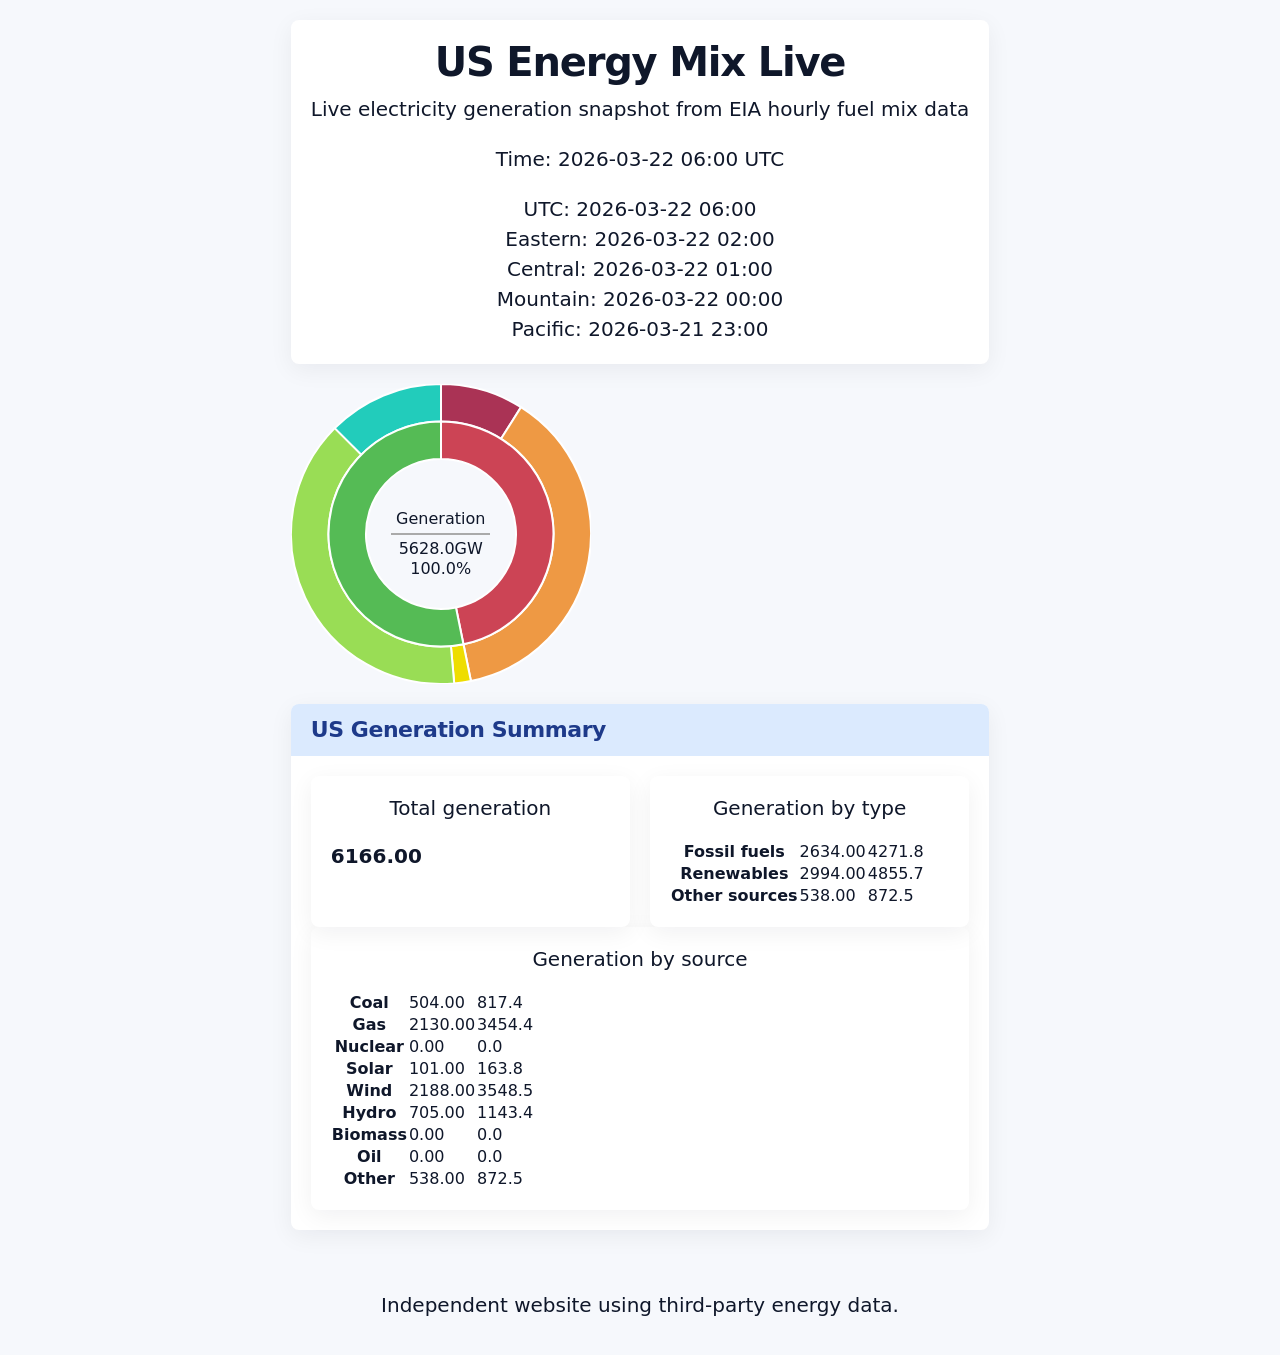
<file: public/us-latest.html>
<!DOCTYPE html>
<html lang="en-us">
  <head>
    <title>US Energy Mix Live</title>
    <meta name="description" content="Shows a live snapshot of US electric power generation from EIA data">
    <meta name="viewport" content="width=device-width,initial-scale=1">
    <link rel="stylesheet" href="grid.css?1774024321" type="text/css">
    <link rel="icon" href="favicon.png" type="image/png">
    <script src="grid.js?1774016153" defer></script>
  </head>
  <body>
    <main>
      <section id="introduction">
        <h1>US Energy Mix Live</h1>
        <p>
          Live electricity generation snapshot from EIA hourly fuel mix data
        </p>
        <p>
          Time: 2026-03-22 06:00 UTC        </p>
        <p>
          UTC: 2026-03-22 06:00<br>
          Eastern: 2026-03-22 02:00<br>
          Central: 2026-03-22 01:00<br>
          Mountain: 2026-03-22 00:00<br>
          Pacific: 2026-03-21 23:00<br>
        </p>
      </section>

<div class="pie-chart"><div><div>Generation</div><div class="generation"></div><div><span>5628.0</span>GW</div><div><span>100.0</span>%</div></div><svg viewBox="-1 -1 2 2" data-power="5628.0" data-percentage="100.0"><path class="coal" d="M0.0000,-1.0000A1,1 0 0 1 0.5334,-0.8458L0.4001,-0.6344A0.75,0.75 0 0 0 0.0000,-0.7500z" data-power="504.00" data-percentage="9.0"/><path class="gas" d="M0.5334,-0.8458A1,1 0 0 1 0.1996,0.9799L0.1497,0.7349A0.75,0.75 0 0 0 0.4001,-0.6344z" data-power="2130.00" data-percentage="37.8"/><path class="solar" d="M0.1996,0.9799A1,1 0 0 1 0.0881,0.9961L0.0661,0.7471A0.75,0.75 0 0 0 0.1497,0.7349z" data-power="101.00" data-percentage="1.8"/><path class="wind" d="M0.0881,0.9961A1,1 0 0 1 -0.7083,-0.7059L-0.5312,-0.5294A0.75,0.75 0 0 0 0.0661,0.7471z" data-power="2188.00" data-percentage="38.9"/><path class="hydro" d="M-0.7083,-0.7059A1,1 0 0 1 -0.0000,-1.0000L-0.0000,-0.7500A0.75,0.75 0 0 0 -0.5312,-0.5294z" data-power="705.00" data-percentage="12.5"/><path class="fossils" d="M0.0000,-0.7500A0.75,0.75 0 0 1 0.1497,0.7349L0.0998,0.4899A0.5,0.5 0 0 0 0.0000,-0.5000z" data-power="2634.0" data-percentage="46.8"/><path class="renewables" d="M0.1497,0.7349A0.75,0.75 0 1 1 -0.0000,-0.7500L-0.0000,-0.5000A0.5,0.5 0 1 0 0.0998,0.4899z" data-power="2994.0" data-percentage="53.2"/></svg></div>
      <section>
        <h2>US Generation Summary</h2>

        <div class="columns">
          <section>
            <h3>Total generation</h3>
            <p><strong>6166.00</strong></p>
          </section>

          <section>
            <h3>Generation by type</h3>
            <table>
              <tbody>
                <tr>
                  <th>Fossil fuels</th>
                  <td>2634.00</td>
                  <td>4271.8</td>
                </tr>
                <tr>
                  <th>Renewables</th>
                  <td>2994.00</td>
                  <td>4855.7</td>
                </tr>
                <tr>
                  <th>Other sources</th>
                  <td>538.00</td>
                  <td>872.5</td>
                </tr>
              </tbody>
            </table>
          </section>
        </div>

        <section>
          <h3>Generation by source</h3>
          <table>
            <tbody>
              <tr>
                <th>Coal</th>
                <td>504.00</td>
                <td>817.4</td>
              </tr>
              <tr>
                <th>Gas</th>
                <td>2130.00</td>
                <td>3454.4</td>
              </tr>
              <tr>
                <th>Nuclear</th>
                <td>0.00</td>
                <td>0.0</td>
              </tr>
              <tr>
                <th>Solar</th>
                <td>101.00</td>
                <td>163.8</td>
              </tr>
              <tr>
                <th>Wind</th>
                <td>2188.00</td>
                <td>3548.5</td>
              </tr>
              <tr>
                <th>Hydro</th>
                <td>705.00</td>
                <td>1143.4</td>
              </tr>
              <tr>
                <th>Biomass</th>
                <td>0.00</td>
                <td>0.0</td>
              </tr>
              <tr>
                <th>Oil</th>
                <td>0.00</td>
                <td>0.0</td>
              </tr>
              <tr>
                <th>Other</th>
                <td>538.00</td>
                <td>872.5</td>
              </tr>
            </tbody>
          </table>
        </section>
      </section>

    </main>

    <footer>
      <div>
        Independent website using third-party energy data.
      </div>
    </footer>

    <dialog>
      <h2></h2>
      <form method="dialog"><button><svg viewBox="0 0 30 30"><path d="M6,6 24,24"/><path d="M6,24 24,6"/></svg></button></form>
      <div></div>
    </dialog>
  </body>
</html>
</file>
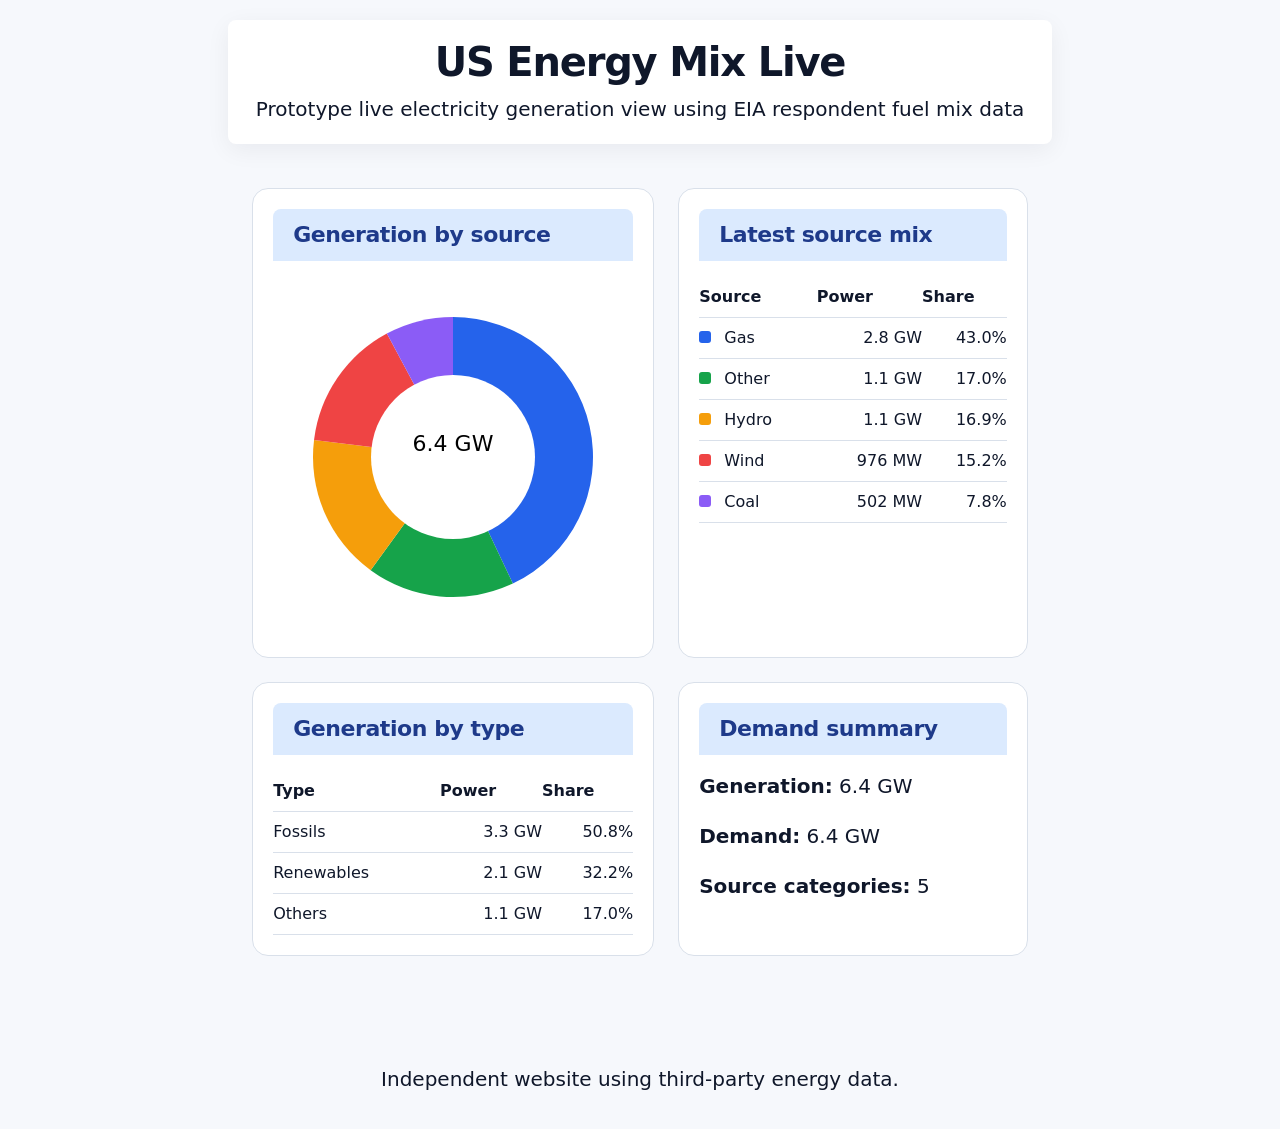
<file: public/us-test.html>
<!DOCTYPE html>
<html lang="en-us">
  <head>
    <title>US Energy Mix Live</title>
    <meta
      name="description"
      content="Prototype live electricity generation view using EIA fuel mix data"
    >
    <meta name="viewport" content="width=device-width,initial-scale=1">
    <link
      rel="stylesheet"
      href="grid.css?1774024321"
      type="text/css"
    >
    <link rel="icon" href="favicon.png" type="image/png">
    <script
      src="grid.js?1774016153"
      defer
    ></script>
  </head>
  <body>
    <main>
      <section id="introduction">
        <h1>US Energy Mix Live</h1>
        <p>
          Prototype live electricity generation view using EIA respondent fuel mix data
        </p>
      </section>


<style>
.us-wrap {
    max-width: 1180px;
    margin: 0 auto;
    padding: 24px;
}

.us-grid {
    display: grid;
    grid-template-columns: 1.15fr 1fr;
    gap: 24px;
    margin-bottom: 24px;
}

.us-card {
    background: #ffffff;
    border: 1px solid #d9e0ea;
    border-radius: 16px;
    padding: 20px;
}

.us-card h2 {
    margin: 0 0 16px;
}

.us-chart {
    display: flex;
    justify-content: center;
    align-items: center;
}

.us-table {
    width: 100%;
    border-collapse: collapse;
}

.us-table th,
.us-table td {
    padding: 10px 0;
    border-bottom: 1px solid #d9e0ea;
}

.us-table th {
    text-align: left;
}

.us-table td.num {
    text-align: right;
}

.us-swatch {
    width: 12px;
    height: 12px;
    display: inline-block;
    border-radius: 3px;
    margin-right: 8px;
}
</style>

<div class="us-wrap">

<div class="us-grid">

<div class="us-card">
<h2>Generation by source</h2>

<div class="us-chart">
<svg viewBox="0 0 360 360" width="360" height="360"><path d="M 180.000000 180.000000 L 239.877090 306.549335 A 140.000000 140.000000 0 0 0 180.000000 40.000000 Z" fill="#2563eb"></path><path d="M 180.000000 180.000000 L 97.621300 293.197835 A 140.000000 140.000000 0 0 0 239.877090 306.549335 Z" fill="#16a34a"></path><path d="M 180.000000 180.000000 L 41.048933 162.894417 A 140.000000 140.000000 0 0 0 97.621300 293.197835 Z" fill="#f59e0b"></path><path d="M 180.000000 180.000000 L 113.875942 56.599801 A 140.000000 140.000000 0 0 0 41.048933 162.894417 Z" fill="#ef4444"></path><path d="M 180.000000 180.000000 L 180.000000 40.000000 A 140.000000 140.000000 0 0 0 113.875942 56.599801 Z" fill="#8b5cf6"></path><circle cx="180" cy="180" r="82" fill="#ffffff"></circle><text x="180" y="174" text-anchor="middle" font-size="22">6.4 GW</text></svg></div>

</div>

<div class="us-card">
<h2>Latest source mix</h2>

<table class="us-table">
<thead>
<tr>
<th>Source</th>
<th class="num">Power</th>
<th class="num">Share</th>
</tr>
</thead>
<tbody>


<tr>
<td>
<span class="us-swatch" style="background: #2563eb"></span>
Gas</td>

<td class="num">2.8 GW</td>

<td class="num">
43.0%
</td>

</tr>


<tr>
<td>
<span class="us-swatch" style="background: #16a34a"></span>
Other</td>

<td class="num">1.1 GW</td>

<td class="num">
17.0%
</td>

</tr>


<tr>
<td>
<span class="us-swatch" style="background: #f59e0b"></span>
Hydro</td>

<td class="num">1.1 GW</td>

<td class="num">
16.9%
</td>

</tr>


<tr>
<td>
<span class="us-swatch" style="background: #ef4444"></span>
Wind</td>

<td class="num">976 MW</td>

<td class="num">
15.2%
</td>

</tr>


<tr>
<td>
<span class="us-swatch" style="background: #8b5cf6"></span>
Coal</td>

<td class="num">502 MW</td>

<td class="num">
7.8%
</td>

</tr>


</tbody>
</table>

</div>

</div>

<div class="us-grid">

<div class="us-card">

<h2>Generation by type</h2>

<table class="us-table">

<thead>
<tr>
<th>Type</th>
<th class="num">Power</th>
<th class="num">Share</th>
</tr>
</thead>

<tbody>


<tr>
<td>Fossils</td>

<td class="num">
3.3 GW</td>

<td class="num">
50.8%
</td>

</tr>


<tr>
<td>Renewables</td>

<td class="num">
2.1 GW</td>

<td class="num">
32.2%
</td>

</tr>


<tr>
<td>Others</td>

<td class="num">
1.1 GW</td>

<td class="num">
17.0%
</td>

</tr>


</tbody>

</table>

</div>

<div class="us-card">

<h2>Demand summary</h2>

<p>
<strong>Generation:</strong>
6.4 GW</p>

<p>
<strong>Demand:</strong>
6.4 GW</p>

<p>
<strong>Source categories:</strong>
5</p>

</div>

</div>

</div>


    </main>

    <footer>
      <div>
        Independent website using third-party energy data.
      </div>
    </footer>
  </body>
</html>
</file>
<file: public/grid.css>
:root {
  --width: 36;
  --rounding: 8px;
  --table-width: 316px;
  --accent: #2563eb;
  --background: #f6f8fc;
  --content-background: #ffffff;
  --content-text: #0f172a;
  --heading-background: #dbeafe;
  --heading-text: #1e3a8a;
  --selected-background: #dbeafe;
  --help-background: #93c5fd;
  --help-text: #0f172a;
  --graph-line: #d6dee8;
  --graph-highlight: rgba(37, 99, 235, 0.08);
  --key-line: #cbd5e1;
  --unit-opacity: 0.45;
  --table-stripe: #f8fbff;
}

@media (prefers-color-scheme: dark) {
  :root {
    --background: #0b1220;
    --content-background: #111827;
    --content-text: #e5eefc;
    --heading-background: #1e293b;
    --heading-text: #dbeafe;
    --selected-background: rgba(30, 41, 59, 0.8);
    --help-background: #60a5fa;
    --help-text: #08111f;
    --graph-line: #334155;
    --graph-highlight: rgba(255, 255, 255, 0.06);
    --key-line: #475569;
    --unit-opacity: 0.65;
    --table-stripe: #0f172a;
  }
}

*,
::before,
::after {
  box-sizing: border-box;
}

.visually-hidden {
  position: absolute !important;
  width: 1px !important;
  height: 1px !important;
  padding: 0 !important;
  overflow: hidden !important;
  clip: rect(0, 0, 0, 0) !important;
  white-space: nowrap !important;
  border: 0 !important;
}

html {
  height: 100%;
  font-family: 'Inter', system-ui, -apple-system, BlinkMacSystemFont, 'Segoe UI', sans-serif;
  font-weight: 300;
  font-size: clamp(18px, calc(100vw / var(--width)), 20px);
  font-feature-settings: 'tnum';
  line-height: 1.5;
  -webkit-text-size-adjust: none;
  text-size-adjust: none;
}

body {
  display: grid;
  grid-template-rows: max-content 1fr max-content;
  height: 100%;
  margin: 0;
  background: var(--background);
  color: var(--content-text);
}

header {
  padding: 1.25rem 0 0;
}

header nav {
  display: grid;
  grid-template-columns: 1fr auto 1fr;
  grid-auto-flow: dense;
  gap: 0.25rem;
  align-items: center;
}

header nav > a {
  grid-column: 2;
  display: grid;
  place-content: center;
  width: 2.5rem;
  height: 2.5rem;
  border-radius: 999px;
  background: var(--accent);
  box-shadow: 0 4px 14px rgba(37, 99, 235, 0.22);
  transition: background-color 0.2s, transform 0.2s;
}

header nav > a:hover {
  background: #1d4ed8;
  transform: translateY(-1px);
}

header nav svg {
  height: 1.6rem;
  fill: var(--content-background);
}

header nav div,
footer nav {
  display: grid;
  grid-auto-flow: column;
  justify-content: center;
}

header nav div {
  justify-content: right;
}

header nav div + div {
  justify-content: left;
}

nav a {
  display: block;
  position: relative;
  padding: 0.2rem 0.75rem 0.3rem;
  border-radius: 1rem;
  color: inherit;
  font-weight: 400;
  font-variant: small-caps;
  text-transform: lowercase;
  text-decoration: none;
  transition: color 0.2s;
}

nav a.section,
nav a:hover {
  color: var(--accent);
}

nav a + a::after {
  content: '';
  display: block;
  position: absolute;
  top: 0.85rem;
  left: -0.175rem;
  width: 0.35rem;
  height: 0.35rem;
  border-radius: 50%;
  background: var(--accent);
}

footer {
  padding: 1rem 0 1.5rem;
  text-align: center;
}

footer div {
  padding: 1rem 1.25rem 0.25rem;
}

footer span {
  white-space: nowrap;
}

main {
  display: grid;
  gap: 1rem;
  justify-content: center;
  padding: 1rem;
  font-size: 16px;
  line-height: 1.25;
}

main > * {
  max-width: 1280px;
}

section {
  box-sizing: border-box;
  padding: 1rem;
  border-radius: var(--rounding);
  background: var(--content-background);
  color: var(--content-text);
  box-shadow: 0 6px 24px rgba(15, 23, 42, 0.06);
}

@media (prefers-color-scheme: dark) {
  section {
    box-shadow: 0 8px 28px rgba(0, 0, 0, 0.28);
  }
}

h1 {
  margin: 0 0 0.5rem;
  font-size: 2rem;
  font-weight: 600;
  line-height: 1.1;
  letter-spacing: -0.03em;
}

h2 {
  font-size: 1.1rem;
  font-weight: 600;
  line-height: 1;
  letter-spacing: -0.02em;
}

main h2 {
  margin: -1rem -1rem 1rem;
  padding: 0.75rem 1rem;
  border-radius: var(--rounding) var(--rounding) 0 0;
  background: var(--heading-background);
  color: var(--heading-text);
}

h3 {
  margin: 2rem 0 1rem;
  padding: 0;
  font-size: 1rem;
  font-weight: 300;
  text-align: center;
}

h3:first-of-type {
  margin-top: 0;
}

p {
  margin: 0;
  font-size: 1rem;
  line-height: 1.5;
}

p + p {
  margin-top: 1rem;
}

table {
  border-collapse: collapse;
}

a {
  color: var(--accent);
  text-decoration-color: transparent;
  text-decoration-thickness: 0.1em;
  text-underline-offset: 0.15em;
  transition: text-decoration-color 0.2s;
}

a:hover {
  text-decoration-color: var(--accent);
}

img {
  vertical-align: bottom;
}

/* colours */

.generation  { color: #aaa; }
.price       { color: #000; }
.emissions   { color: #000; }
.demand      { color: #000; }
.fossils     { color: #c45; }
.renewables  { color: #5b5; }
.others      { color: #27c; }
.transfers   { color: #aaa; }
.canada      { color: #6cf; }
.mexico      { color: #fc6; }
.coal        { color: #a35; }
.gas         { color: #e94; }
.solar       { color: #ed0; }
.wind        { color: #9d5; }
.hydro       { color: #2cb; }
.nuclear     { color: #09c; }
.biomass     { color: #36b; }
.oil         { color: #c45; }
.belgium     { color: #817; }
.denmark     { color: #c66; }
.france      { color: #e94; }
.ireland     { color: #ed0; }
.netherlands { color: #9d5; }
.norway      { color: #2cb; }
.pumped      { color: #09c; }
.battery     { color: #639; }

@media (prefers-color-scheme:dark) {
  .generation  { color: #888; }
  .price       { color: #eee; }
  .emissions   { color: #eee; }
  .demand      { color: #eee; }
  .transfers   { color: #888; }
}

/* columns */

.columns {
  display: grid;
  grid-template-columns: 1fr 1fr;
  gap: 1rem;
}

@media screen and (max-width:959px) {
  .columns {
    grid-template-columns: 1fr;
  }
}

/* introduction */

#introduction {
  text-align: center;
}

/* status */

#status {
  font-size: 1rem;
}

dl {
  display: grid;
  grid-template-columns: 1fr 1fr 1fr;
  gap: 0.5em;
  align-items: center;
  justify-items: center;
  margin: 0 -1em;
}

dt,
dd {
  margin: 0;
  line-height: 1;
  white-space: nowrap;
}

dt {
  grid-row: 1;
}

dd {
  grid-row: 2;
  font-size: 1.2em;
}

dd abbr {
  opacity: var(--unit-opacity);
}

dt:nth-child(1),
dd:nth-child(2) {
  grid-column: 1;
}

dt:nth-child(3),
dd:nth-child(4) {
  grid-column: 2;
}

dt:nth-child(5),
dd:nth-child(6) {
  grid-column: 3;
}

[data-operator]::before {
  content: '=';
  grid-area: 1 / 1 / 3 / 3;
  font-size: 1.25rem;
}

[data-operator]::after {
  content: attr(data-operator);
  grid-area: 1 / 2 / 3 / 4;
  font-size: 1.25rem;
}

/* latest */

#latest {
  display: grid;
  grid-template-columns: 1fr 1fr 1fr;
  grid-template-areas: "generation fossils transfers" "generation renewables transfers" "generation others storage";
  gap: 1rem;
}

@media screen and (max-width:1199px) {
  #latest {
    grid-template-columns: 1fr 1fr;
    grid-template-areas: "generation fossils" "generation renewables" "generation others" "transfers storage";
  }
}

@media screen and (max-width:779px) {
  #latest {
    grid-template-columns: 1fr;
    grid-template-areas: "generation" "fossils" "renewables" "others" "transfers" "storage";
  }
}

#latest section {
  margin: 0;
}

#generation {
  grid-area: generation;
}

#fossils {
  grid-area: fossils;
}

#renewables {
  grid-area: renewables;
}

#others {
  grid-area: others;
}

#transfers {
  grid-area: transfers;
}

#storage {
  grid-area: storage;
}

.sources {
  width: 100%;
  margin: 0;
}

.sources.transfers {
  color: inherit;
}

.sources td,
.sources th {
  vertical-align: top;
}

.sources td:nth-child(1) {
  padding: 0 0 1em;
  background: transparent;
}

.sources td:nth-child(1)::after {
  content: '';
  display: block;
  box-sizing: border-box;
  width: 1em;
  height: 1em;
  margin-top: 2px;
  background: currentcolor;
}

.sources.transfers td:nth-child(1)::after {
  border: 2px solid;
  background: transparent;
}

.sources td:nth-child(2),
.sources th:nth-child(2) {
  width: 100%;
  padding: 0 0 1em 0.5em;
}

.sources th {
  font-weight: inherit;
  text-align: left;
}

.sources td:nth-child(3),
.sources td:nth-child(4) {
  padding: 0 0 1em 0.75em;
  text-align: right;
  white-space: nowrap;
}

.sources td:nth-child(1),
.sources td:nth-child(3),
.sources td:nth-child(4) {
  width: 0;
}

.sources td:nth-child(3)::after {
  content: 'GW';
  opacity: var(--unit-opacity);
}

.sources td:nth-child(4)::after {
  content: '%';
  opacity: var(--unit-opacity);
}

.sources.transfer-table td:nth-child(4)::after {
  content: '';
}

.sources tr:last-child td {
  padding-bottom: 0;
}

[data-help] {
  display: inline-block;
  width: 1em;
  height: 1em;
  border-radius: 50%;
  background: var(--help-background);
  color: var(--help-text);
  font-weight: 400;
  font-variant: small-caps;
  line-height: 1;
  text-align: center;
  cursor: pointer;
}

[data-help]:after {
  content: '?';
  position: relative;
  top: -1px;
}

#fossils h2 {
  background: #c45;
}

#renewables h2 {
  background: #5b5;
}

#others h2 {
  background: #27c;
}

/* tabs */

[role="tablist"] {
  display: grid;
  grid-template-columns: 1fr 1fr 1fr 1fr;
  position: sticky;
  top: 0;
  z-index: 1;
  margin: -1rem -1rem 1rem;
}

[role="tablist"] [role="tab"] {
  margin: 0;
  padding: 0.75rem 1rem;
  border: 0;
  border-radius: 0;
  background: var(--heading-background);
  color: var(--heading-text);
  font: inherit;
  font-size: 1.1rem;
  font-weight: 600;
  line-height: 1;
  letter-spacing: -0.02em;
  text-align: center;
  -webkit-user-select: none;
  user-select: none;
}

[role="tablist"] [role="tab"]:first-child {
  border-top-left-radius: var(--rounding);
}

[role="tablist"] [role="tab"]:last-child {
  border-top-right-radius: var(--rounding);
}

[role="tab"][aria-selected="true"] {
  -webkit-backdrop-filter: saturate(180%) blur(20px);
  backdrop-filter: saturate(180%) blur(20px);
  background: var(--selected-background);
  color: var(--content-text);
}

[role="tab"][aria-selected="false"] {
  cursor: pointer;
}

@media screen and (max-width:34rem) {
  [role="tablist"] [role="tab"] {
    text-transform: capitalize;
  }

  [role="tablist"] span {
    display: none;
  }
}

[role="tabpanel"] {
  display: none;
  grid-template-columns: 1fr var(--table-width) 1fr;
  grid-template-areas: "pie status demand" "pie equation demand" "pie table demand" "price table generation" "emissions table transfers";
  gap: 1rem 3rem;
}

[role="tabpanel"][aria-labelledby="tab-day"] {
  display: grid;
}

[role="tabpanel"] > div {
  min-width: 0;
}

[role="tabpanel"] > :nth-child(1) { grid-area: status; }
[role="tabpanel"] > :nth-child(2) { grid-area: equation; }
[role="tabpanel"] > :nth-child(3) { grid-area: pie; }
[role="tabpanel"] > :nth-child(4) { grid-area: table; }
[role="tabpanel"] > :nth-child(5) { grid-area: price; }
[role="tabpanel"] > :nth-child(6) { grid-area: emissions; }
[role="tabpanel"] > :nth-child(7) { grid-area: demand; }
[role="tabpanel"] > :nth-child(8) { grid-area: generation; }
[role="tabpanel"] > :nth-child(9) { grid-area: transfers; }

[role="tabpanel"] > :is(:nth-child(1),:nth-child(2)) {
  padding-bottom: 1rem;
}

[role="tabpanel"] > :is(:nth-child(1),:nth-child(2),:nth-child(4)) {
  width: 100%;
  max-width: var(--table-width);
  justify-self: center;
}

[role="tabpanel"] > :nth-child(3) {
  align-self: center;
  justify-self: center;
}

@media screen and (max-width:1023px) {
  [role="tabpanel"] {
    grid-template-columns: var(--table-width) 1fr;
    grid-template-areas: "pie price" "status emissions" "equation emissions" "table emissions" "table demand" "table generation" "table transfers";
  }
}

@media screen and (max-width:767px) {
  [role="tabpanel"] {
    grid-template-columns: 1fr;
    grid-template-areas: none;
  }

  [role="tabpanel"] > :nth-child(n) {
    grid-area: auto;
  }

  [role="tabpanel"] > :is(:nth-child(3),:nth-child(4)) {
    padding-bottom: 1rem;
  }
}

/* dialogs */

dialog::backdrop {
  background: rgba(0,0,0,0.5);
}

dialog[open] {
  display: grid;
  grid-template-columns: 1fr 1.5rem;
  grid-template-rows: 1.5rem min-content; /* required to stop Safari stretching the dialog to the viewport height */
  gap: 1rem;
  width: 24rem;
  max-width: calc(100vw - 6rem);
  padding: 1rem;
  border: 0;
  border-radius: var(--rounding);
  background: var(--content-background);
  color: var(--content-text)
}

dialog h2 {
  margin: 0;
  font-size: 1.5rem;
}

dialog div {
  grid-area: 2 / 1 / 3 / 3;
  max-height: calc(100vh - 8.5rem);
  max-height: calc(100dvh - 8.5rem);
  overflow: auto;
}

dialog p + p {
  margin-top: 1rem;
}

dialog button {
  padding: 0;
  border: 0;
  outline: 0;
  background: transparent;
  cursor: pointer;
}

dialog button::-moz-focus-inner {
  padding: 0;
  border: 0;
}

dialog svg {
  display: block;
  width: 1.5rem;
  height: 1.5rem;
}

dialog path {
  stroke: var(--content-text);
  stroke-width: 4;
}

/* pie charts */

.pie-chart-container {
  display: grid;
  align-content: center;
  justify-content: center;
  max-width: 330px;
  aspect-ratio: 1;
  margin: 0 auto 1rem;
}

.pie-chart {
  display: grid;
  max-width: 300px;
  font-size: 16px;
}

.pie-chart > div,
.pie-chart > svg {
  grid-row: 1 / 2;
  grid-column: 1 / 2;
}

.pie-chart > div {
  display: grid;
  justify-items: center;
  align-content: center;
  text-align: center;
}

.pie-chart > div > div:nth-child(1) {
  padding-top: 1.25em;
}

.pie-chart > div > div:nth-child(2) {
  display: block;
  width: 33%;
  height: 2px;
  margin: 0.25em 0;
  background: currentcolor;
}

.pie-chart > svg {
  width: 100%; /* required to stop Safari shrinking the pie chart to the width of the text */
}

.pie-chart > svg > path {
  fill: currentcolor;
  stroke: var(--content-background);
  stroke-width: 2;
  vector-effect: non-scaling-stroke;
}

/* graphs */

.graph {
  --graph-height: 250px;
  --axis-width: 40px;
  --axis-height: 64px;
  --axis-gap: 10px;
  --key-padding: 8px;
  display: grid;
  grid-template: auto var(--axis-height) /  var(--axis-width) 1fr;
  gap: calc(var(--axis-gap) - 0.5em) var(--axis-gap);
  position: relative;
  font-size: 12px;
  line-height: 1;
}

.graph > div {
  display: grid;
  text-align: right;
}

.graph > :nth-child(1) {
  grid-area: 1 / 1 / 2 / 3;
  grid-template-columns: var(--axis-width) 1fr;
  column-gap: var(--axis-gap);
  align-content: space-between;
}

.graph > :nth-child(1) > :nth-child(even) {
  margin-top: calc(0.5em - 1px);
  border-top: 1px solid var(--graph-line);
}

.graph > :nth-child(2) {
  grid-area: 2 / 2 / 3 / 3;
  grid-auto-flow: column;
  justify-content: space-around;
}

.graph > :nth-child(2) > div {
  writing-mode: vertical-lr;
  transform: rotate(180deg);
}

.graph svg {
  grid-area: 1 / 2 / 2 / 3;
  width: 100%;
  height: var(--graph-height);
  margin: 0.5em 0;
}

polyline {
  fill: transparent;
  stroke: currentcolor;
  stroke-width: 2.5;
  vector-effect: non-scaling-stroke;
}

.graph rect {
  fill: transparent;
}

/* US page: dark energy-monitoring interface */

body.us-grid {
  --table-width: 380px;
  --background: #020711;
  --content-background: #071321;
  --content-text: #eaf6ff;
  --heading-background: #0a1a2c;
  --heading-text: #f4fbff;
  --selected-background: #0a2137;
  --help-background: #168eea;
  --help-text: #fff;
  --graph-line: rgba(116, 180, 218, 0.18);
  --graph-highlight: rgba(38, 202, 255, 0.13);
  --key-line: rgba(76, 201, 255, 0.62);
  --unit-opacity: 0.62;
  --rounding: 11px;
  --us-cyan: #35d8ff;
  --us-border-soft: rgba(73, 179, 230, 0.2);
  --us-panel: rgba(7, 19, 33, 0.96);
  --us-muted: #9bb2c4;
  min-height: 100%;
  color-scheme: dark;
  background-color: var(--background);
  background-image:
    radial-gradient(circle at 50% -10%, rgba(24, 142, 255, 0.18), transparent 34rem),
    radial-gradient(circle at 12% 28%, rgba(23, 102, 181, 0.08), transparent 30rem),
    linear-gradient(rgba(52, 163, 224, 0.035) 1px, transparent 1px),
    linear-gradient(90deg, rgba(52, 163, 224, 0.035) 1px, transparent 1px);
  background-size: auto, auto, 36px 36px, 36px 36px;
  color: var(--content-text);
  font-family: "Proza Libre", system-ui, -apple-system, BlinkMacSystemFont, "Segoe UI", sans-serif;
}

body.us-grid main {
  gap: 24px;
  width: 100%;
  margin: 0;
  padding: clamp(16px, 2vw, 28px);
  font-family: "Proza Libre", system-ui, -apple-system, BlinkMacSystemFont, "Segoe UI", sans-serif;
  font-size: 16px;
  line-height: 1.35;
}

body.us-grid .us-site-layout {
  display: grid;
  grid-template-columns: minmax(0, 1320px);
  justify-content: center;
  width: 100%;
}

body.us-grid .us-site-layout > main {
  grid-column: 1;
}

body.us-grid .us-ad-rail {
  display: none;
}

@media screen and (min-width: 1760px) {
  body.us-grid .us-site-layout {
    grid-template-columns: 180px minmax(0, 1320px) 180px;
    gap: 20px;
    align-items: start;
  }

  body.us-grid .us-site-layout > main {
    grid-column: 2;
  }

  body.us-grid .us-ad-rail {
    display: grid;
    grid-template-rows: auto 1fr;
    position: sticky;
    top: 20px;
    min-height: 640px;
    margin-top: 20px;
    padding: 10px;
    border: 1px dashed rgba(53, 216, 255, 0.28);
    border-radius: var(--rounding);
    background: rgba(5, 17, 29, 0.88);
    color: #7893a8;
    font-size: 11px;
    line-height: 16px;
    text-align: center;
    text-transform: uppercase;
    letter-spacing: 0.08em;
  }

  body.us-grid .us-ad-rail-left {
    grid-column: 1;
    grid-row: 1;
  }

  body.us-grid .us-ad-rail-right {
    grid-column: 3;
    grid-row: 1;
  }

  body.us-grid .us-ad-rail .us-ad {
    width: 160px;
    min-height: 600px;
    margin: 10px 0 0;
    overflow: visible;
  }

  body.us-grid .us-ad-rail .us-ad .adsbygoogle {
    width: 160px;
    min-height: 600px;
  }
}

body.us-grid header {
  padding: 22px clamp(16px, 2vw, 28px) 14px;
  border-bottom: 1px solid rgba(53, 216, 255, 0.16);
  background: linear-gradient(180deg, rgba(2, 8, 17, 0.98), rgba(2, 8, 17, 0.78));
  color: var(--content-text);
  box-shadow: 0 10px 35px rgba(0, 0, 0, 0.24);
}

body.us-grid header nav {
  width: 100%;
  max-width: 1280px;
  margin: 0 auto;
}

body.us-grid header nav > a {
  width: 3.8rem;
  height: 3.8rem;
  border: 1px solid rgba(53, 216, 255, 0.22);
  border-radius: 14px;
  background: radial-gradient(circle, rgba(36, 147, 232, 0.14), transparent 66%);
  box-shadow:
    inset 0 0 18px rgba(53, 216, 255, 0.08),
    0 0 22px rgba(37, 156, 255, 0.08);
  transform: none;
}

body.us-grid header nav > a:hover {
  border-color: rgba(53, 216, 255, 0.55);
  background: radial-gradient(circle, rgba(36, 147, 232, 0.22), transparent 68%);
  box-shadow: 0 0 26px rgba(53, 216, 255, 0.14);
  transform: translateY(-1px);
}

body.us-grid header nav svg {
  height: 2.75rem;
  fill: var(--us-cyan);
  filter: drop-shadow(0 0 6px rgba(53, 216, 255, 0.38));
}

/* Crop the transparent source canvas without modifying or distorting it. */
body.us-grid header nav > a.us-brand {
  position: relative;
  width: clamp(8rem, 40vw, 20rem);
  height: auto;
  aspect-ratio: 4.5 / 1;
  padding: 0;
  overflow: hidden;
  border: 0;
  border-radius: 0;
  background: transparent;
  box-shadow: none;
}

body.us-grid header nav > a.us-brand:hover {
  border-color: transparent;
  background: transparent;
  box-shadow: none;
}

body.us-grid header nav > a.us-brand img {
  display: block;
  width: 100%;
  height: 100%;
  object-fit: cover;
  object-position: center 44%;
  filter: drop-shadow(0 0 7px rgba(53, 216, 255, 0.16));
  transition: filter 160ms ease;
}

body.us-grid header nav > a.us-brand:hover img {
  filter:
    brightness(1.06)
    drop-shadow(0 0 9px rgba(53, 216, 255, 0.24));
}

body.us-grid header nav > div a {
  border-radius: 6px;
  color: #b9ccda;
  font-size: 0.86rem;
  font-weight: 400;
  letter-spacing: 0.12em;
  text-transform: uppercase;
}

body.us-grid header nav > div a.section,
body.us-grid header nav > div a:hover {
  color: var(--us-cyan);
}

body.us-grid header nav > div a + a::after {
  background: var(--us-cyan);
  box-shadow: 0 0 7px rgba(53, 216, 255, 0.45);
}

/* Balance the primary links around the centred site mark at every width. */
body.us-grid header nav > div {
  display: contents;
}

body.us-grid header nav > div > a:first-child {
  grid-column: 1;
  grid-row: 1;
  justify-self: end;
}

body.us-grid header nav > div > a:last-child {
  grid-column: 3;
  grid-row: 1;
  justify-self: start;
}

body.us-grid header nav > div > a + a::after {
  display: none;
}

body.us-grid main > * {
  width: 100%;
  max-width: 1280px;
}

body.us-grid section {
  padding: 20px;
  border: 1px solid var(--us-border-soft);
  border-radius: var(--rounding);
  background:
    linear-gradient(145deg, rgba(12, 31, 51, 0.96), rgba(5, 16, 29, 0.98) 68%),
    var(--us-panel);
  color: var(--content-text);
  box-shadow:
    inset 0 1px 0 rgba(255, 255, 255, 0.025),
    inset 0 0 24px rgba(37, 145, 225, 0.025),
    0 12px 32px rgba(0, 0, 0, 0.28),
    0 0 20px rgba(31, 167, 255, 0.035);
}

body.us-grid h1 {
  margin: 0;
  color: #f4fbff;
  font-size: clamp(31px, 4vw, 46px);
  font-weight: 400;
  line-height: 1.08;
  letter-spacing: -0.025em;
  text-shadow: 0 0 24px rgba(53, 216, 255, 0.1);
}

body.us-grid main > p {
  margin: 0 0 10px;
  color: #b7c9d7;
  font-size: clamp(17px, 1.5vw, 20px);
  line-height: 1.55;
  text-align: left;
}

body.us-grid #status {
  gap: 20px;
  grid-template-columns: repeat(2, minmax(0, 1fr));
  align-items: stretch;
  font-size: 20px;
  line-height: 25px;
}

body.us-grid #status section {
  padding: 20px;
  border-color: rgba(53, 216, 255, 0.38);
  background:
    radial-gradient(circle at 50% 110%, rgba(33, 151, 231, 0.1), transparent 56%),
    linear-gradient(145deg, rgba(10, 29, 49, 0.98), rgba(4, 15, 27, 0.99));
  box-shadow:
    inset 0 0 28px rgba(35, 168, 255, 0.045),
    0 0 24px rgba(31, 174, 255, 0.055),
    0 14px 34px rgba(0, 0, 0, 0.28);
}

body.us-grid #generation > div:last-child,
body.us-grid #transfers p,
body.us-grid #storage p {
  color: #c2d2de;
  font-size: 16px;
  line-height: 20px;
  text-align: center;
}

body.us-grid #generation .generation-notes p {
  margin: 0;
  font-size: 16px;
  line-height: 20px;
}

body.us-grid #generation .generation-notes p + p {
  margin-top: 8px;
  color: var(--us-muted);
  font-size: 14px;
  line-height: 18px;
}

body.us-grid dl {
  grid-template-columns: repeat(3, minmax(0, 1fr));
  gap: 0.35em 0.75em;
  margin: 0;
  text-align: center;
}

body.us-grid dt {
  min-width: 0;
  color: #abc0cf;
  font-size: 20px;
  font-weight: 300;
}

body.us-grid dd {
  min-width: 0;
  color: #f4fbff;
  font-size: 24px;
  font-weight: 300;
  font-variant-numeric: tabular-nums;
  text-shadow: 0 0 15px rgba(53, 216, 255, 0.08);
}

body.us-grid .us-equation dd {
  font-size: clamp(32px, 3vw, 52px);
}

body.us-grid #status section:last-child .us-equation dd {
  font-size: clamp(34px, 3.2vw, 54px);
}

body.us-grid .us-equation[data-equals]::before {
  content: attr(data-equals);
}

body.us-grid #transfers .transfer-reporting-time,
body.us-grid .transfer-coverage,
body.us-grid .operation-coverage {
  margin: 10px 0 0;
  color: var(--us-muted);
  font-size: 14px;
  line-height: 18px;
  text-align: center;
}

body.us-grid #status section:first-child dd {
  font-size: clamp(18px, 1.6vw, 26px);
}

/* Keep the longer source timestamp inside the status card. */
body.us-grid #status section:first-child {
  min-width: 0;
}

body.us-grid #status section:first-child dl {
  grid-template-columns: repeat(2, minmax(0, 1fr));
}

body.us-grid #status section:first-child dt:nth-child(1),
body.us-grid #status section:first-child dd:nth-child(2) {
  grid-column: 1 / -1;
}

body.us-grid #status section:first-child dt:nth-child(3),
body.us-grid #status section:first-child dd:nth-child(4) {
  grid-column: 1;
}

body.us-grid #status section:first-child dt:nth-child(5),
body.us-grid #status section:first-child dd:nth-child(6) {
  grid-column: 2;
}

body.us-grid #status section:first-child dt:nth-child(3),
body.us-grid #status section:first-child dt:nth-child(5) {
  grid-row: 3;
}

body.us-grid #status section:first-child dd:nth-child(4),
body.us-grid #status section:first-child dd:nth-child(6) {
  grid-row: 4;
}

body.us-grid [role="tabpanel"] dl {
  gap: 0.35em 0.85em;
}

body.us-grid [role="tabpanel"] dt {
  font-size: 17px;
}

body.us-grid [role="tabpanel"] dd,
body.us-grid [role="tabpanel"] .us-equation dd {
  font-size: clamp(18px, 1.45vw, 24px);
}

body.us-grid [data-operator]::before,
body.us-grid [data-operator]::after {
  font-size: 18px;
}

@media screen and (min-width:960px) {
  body.us-grid main > p {
    font-size: 19px;
  }

  /* Centre the headline equation without changing equations in the data tabs. */
  body.us-grid #status section:last-child {
    display: grid;
    align-items: center;
  }

  body.us-grid #status section:last-child .us-equation {
    width: 100%;
    grid-template-columns: minmax(0, 1fr) auto minmax(0, 1fr) auto minmax(0, 1fr);
    gap: 0.35em 4px;
    align-items: center;
    justify-items: center;
  }

  body.us-grid #status section:last-child .us-equation dt:nth-child(1),
  body.us-grid #status section:last-child .us-equation dd:nth-child(2) {
    grid-column: 1;
  }

  body.us-grid #status section:last-child .us-equation dt:nth-child(3),
  body.us-grid #status section:last-child .us-equation dd:nth-child(4) {
    grid-column: 3;
  }

  body.us-grid #status section:last-child .us-equation dt:nth-child(5),
  body.us-grid #status section:last-child .us-equation dd:nth-child(6) {
    grid-column: 5;
  }

  body.us-grid #status section:last-child .us-equation dd {
    font-size: clamp(30px, 2.7vw, 39px);
  }

  body.us-grid #status section:last-child .us-equation::before,
  body.us-grid #status section:last-child .us-equation::after {
    align-self: center;
    justify-self: center;
    font-size: 30px;
    line-height: 1;
  }

  body.us-grid #status section:last-child .us-equation::before {
    grid-area: 2 / 2 / 3 / 3;
  }

  body.us-grid #status section:last-child .us-equation::after {
    grid-area: 2 / 4 / 3 / 5;
  }
}

body.us-grid #status section:last-child .us-equation {
  align-items: baseline;
}

body.us-grid #status section:last-child .us-equation::before,
body.us-grid #status section:last-child .us-equation::after {
  grid-row: 2;
  align-self: baseline;
}

body.us-grid main h2 {
  margin: -20px -20px 20px;
  padding: 15px 20px;
  border-bottom: 1px solid rgba(53, 216, 255, 0.24);
  border-radius: var(--rounding) var(--rounding) 0 0;
  background: linear-gradient(90deg, rgba(23, 76, 114, 0.42), rgba(8, 25, 42, 0.96) 58%);
  color: var(--heading-text);
  font-size: 22px;
  font-weight: 400;
  line-height: 22px;
  letter-spacing: -0.01em;
  text-shadow: 0 0 15px rgba(53, 216, 255, 0.08);
}

body.us-grid .transfer-table .transfer-total {
  border-top: 1px solid rgba(53, 216, 255, 0.3);
}

body.us-grid .transfer-table .transfer-total th,
body.us-grid .transfer-table .transfer-total td {
  color: #eaf8ff;
  font-weight: 400;
}

/* Keep the complete range selector visible while its data section scrolls. */
body.us-grid [role="tablist"] {
  top: 0;
  z-index: 8;
  margin: -20px -20px 20px;
  overflow: hidden;
  border-bottom: 1px solid rgba(53, 216, 255, 0.38);
  border-radius: var(--rounding) var(--rounding) 0 0;
  background: #071522;
  box-shadow:
    0 8px 22px rgba(0, 0, 0, 0.42),
    0 1px 0 rgba(53, 216, 255, 0.08);
}

body.us-grid [role="tablist"] [role="tab"] {
  margin: 0;
  padding: 15px 10px;
  border-radius: 0;
  border-right: 1px solid rgba(53, 216, 255, 0.08);
  background: #0a1a2b;
  color: #a9bfce;
  font-family: inherit;
  font-size: 22px;
  font-weight: 400;
  line-height: 22px;
  letter-spacing: -0.01em;
  box-shadow: none;
}

body.us-grid [role="tablist"] [role="tab"][aria-selected="true"] {
  -webkit-backdrop-filter: none;
  backdrop-filter: none;
  background: linear-gradient(180deg, #102f4b, #0a2035);
  color: #f7fcff;
  box-shadow:
    inset 0 -3px 0 var(--us-cyan),
    inset 0 0 24px rgba(53, 216, 255, 0.08);
  text-shadow: 0 0 12px rgba(53, 216, 255, 0.3);
}

body.us-grid [role="tablist"] [role="tab"][aria-selected="false"]:hover {
  background: #10263a;
  color: var(--us-cyan);
}

body.us-grid .history-lede {
  max-width: 62rem;
  margin: 0 0 24px;
  color: #acc0cf;
  font-size: 17px;
  line-height: 25px;
}

body.us-grid #generation h2 {
  border-bottom-color: rgba(53, 216, 255, 0.44);
  background: linear-gradient(90deg, rgba(29, 129, 198, 0.4), rgba(8, 25, 42, 0.96) 64%);
  box-shadow: inset 3px 0 0 var(--us-cyan);
}

body.us-grid #fossils h2 {
  border-bottom-color: rgba(238, 92, 118, 0.42);
  background: linear-gradient(90deg, rgba(196, 68, 85, 0.34), rgba(8, 25, 42, 0.96) 64%);
  box-shadow: inset 3px 0 0 #ee5c76;
}

body.us-grid #renewables h2 {
  border-bottom-color: rgba(71, 211, 132, 0.4);
  background: linear-gradient(90deg, rgba(40, 127, 63, 0.35), rgba(8, 25, 42, 0.96) 64%);
  box-shadow: inset 3px 0 0 #47d384;
}

body.us-grid #others h2 {
  border-bottom-color: rgba(65, 139, 255, 0.48);
  background: linear-gradient(90deg, rgba(34, 119, 204, 0.38), rgba(8, 25, 42, 0.96) 64%);
  box-shadow: inset 3px 0 0 #418bff;
}

body.us-grid #transfers h2,
body.us-grid #storage h2 {
  border-bottom-color: rgba(53, 216, 255, 0.32);
  background: linear-gradient(90deg, rgba(37, 110, 162, 0.34), rgba(8, 25, 42, 0.96) 64%);
  box-shadow: inset 3px 0 0 rgba(53, 216, 255, 0.78);
}

body.us-grid .columns {
  grid-template-columns: 1fr 1fr;
}

body.us-grid #latest {
  gap: 24px;
}

body.us-grid #latest section {
  min-width: 0;
}

body.us-grid #latest > :is(#fossils, #renewables, #others) {
  width: 100%;
  align-self: stretch;
  justify-self: stretch;
}

body.us-grid .pie-chart-container {
  max-width: 330px;
  margin: 0 auto 1rem;
  border-radius: 50%;
  background: radial-gradient(circle, rgba(39, 148, 222, 0.065), transparent 70%);
}

body.us-grid .pie-chart {
  max-width: 300px;
  position: relative;
  filter: drop-shadow(0 0 15px rgba(35, 171, 255, 0.08));
}

body.us-grid .pie-chart > div {
  z-index: 1;
  position: relative;
  color: #f2faff;
  pointer-events: none;
}

body.us-grid .pie-chart > div::before {
  content: '';
  position: absolute;
  z-index: -1;
  inset: 26%;
  border: 1px solid rgba(53, 216, 255, 0.24);
  border-radius: 50%;
  background: radial-gradient(circle, #0b1d2f, #061321 72%);
  box-shadow:
    inset 0 0 20px rgba(53, 216, 255, 0.06),
    0 0 18px rgba(53, 216, 255, 0.06);
}

body.us-grid .pie-chart > svg > path {
  stroke: #071321;
  stroke-width: 2.5;
  transition: opacity 160ms ease, filter 160ms ease;
}

body.us-grid .pie-chart:has(> svg > path:hover) > svg > path:not(:hover) {
  opacity: 0.7;
}

body.us-grid .pie-chart > svg > path:hover {
  filter: brightness(1.22) drop-shadow(0 0 4px currentcolor);
}

body.us-grid .sources {
  font-size: 1rem;
  font-variant-numeric: tabular-nums;
}

body.us-grid .sources td:nth-child(1)::after {
  width: 0.9em;
  height: 0.9em;
}

body.us-grid .sources td:nth-child(2),
body.us-grid .sources th:nth-child(2) {
  padding-left: 0.5rem;
}

body.us-grid [role="tab"]:focus-visible {
  position: relative;
  z-index: 1;
  outline: 2px solid var(--us-cyan);
  outline-offset: -4px;
}

body.us-grid [role="tabpanel"] h3 + h3 {
  margin-top: 1rem;
}

body.us-grid .data-guide h3 {
  margin: 1.25rem 0 0.4rem;
  color: #eaf7ff;
  font-size: 17px;
  font-weight: 400;
  line-height: 23px;
  text-align: left;
}

body.us-grid .data-guide h3:first-of-type {
  margin-top: 0;
}

body.us-grid .data-guide p {
  margin: 0;
  color: #aec1cf;
  line-height: 1.5;
}

body.us-grid .data-guide a {
  color: #7edfff;
}

body.us-grid .graph {
  --graph-height: 220px;
  color: #8ca4b6;
  font-variant-numeric: tabular-nums;
}

body.us-grid .graph > :nth-child(1),
body.us-grid .graph > :nth-child(2) {
  color: #8299aa;
}

body.us-grid .graph > :nth-child(1) > :nth-child(even) {
  border-top-color: var(--graph-line);
}

body.us-grid .graph .axis-zero-label {
  color: #cbefff;
  font-weight: 400;
}

body.us-grid .graph > :nth-child(1) > .axis-zero-line {
  border-top-color: rgba(53, 216, 255, 0.62);
  box-shadow: 0 -1px 7px rgba(53, 216, 255, 0.1);
}

body.us-grid .graph polyline {
  stroke-width: 2.75;
  stroke-linecap: round;
  stroke-linejoin: round;
}

body.us-grid .demand,
body.us-grid .price,
body.us-grid .emissions {
  color: #e9f7ff;
}

body.us-grid .generation {
  color: #9db2c2;
}

body.us-grid .coal {
  color: #e46d8c;
}

body.us-grid .biomass {
  color: #70a0ff;
}

body.us-grid polyline.transfers,
body.us-grid td.transfers,
body.us-grid dd.transfers {
  color: #43d6ff;
}

body.us-grid .us-unavailable-graph {
  display: grid;
  align-items: center;
  min-height: 220px;
  border-top: 1px solid rgba(53, 216, 255, 0.18);
  border-bottom: 1px solid rgba(53, 216, 255, 0.18);
  color: #8fa7b8;
  font-size: 14px;
  line-height: 20px;
  text-align: center;
}

body.us-grid .us-unavailable-graph > div {
  max-width: 16rem;
  margin: 0 auto;
}

body.us-grid .us-ad {
  display: block;
  min-height: 90px;
  margin: 20px 0;
  overflow: hidden;
  text-align: center;
}

body.us-grid .us-ad .adsbygoogle {
  min-height: 90px;
}

body.us-grid footer {
  color: #8ba0b0;
  font-size: 0.9rem;
  border-top: 1px solid rgba(53, 216, 255, 0.12);
  background: rgba(2, 8, 17, 0.72);
}

body.us-grid footer p {
  margin: 0 0 0.5rem;
}

body.us-grid footer nav {
  display: flex;
  flex-wrap: wrap;
  justify-content: center;
  gap: 0.25rem 0.5rem;
}

body.us-grid footer a,
body.us-grid.privacy-page main a {
  color: #72dcff;
}

body.us-grid footer a {
  margin: 0;
}

body.us-grid.privacy-page main {
  width: 100%;
  max-width: 900px;
  margin: 0 auto;
}

body.us-grid.privacy-page main > * {
  max-width: 900px;
}

body.us-grid.privacy-page section p,
body.us-grid.privacy-page section li {
  line-height: 1.55;
}

body.us-grid.privacy-page section ul {
  padding-left: 1.25rem;
}

body.us-grid.privacy-page .privacy-updated {
  color: #92a9ba;
  font-size: 0.95rem;
}

body.us-grid.privacy-page .table-scroll {
  width: 100%;
  overflow-x: auto;
  border: 1px solid rgba(68, 191, 255, 0.25);
  border-radius: 8px;
}

body.us-grid.privacy-page .data-summary-table {
  width: 100%;
  min-width: 620px;
  border-collapse: collapse;
  color: #cfdeea;
  font-size: 0.92rem;
}

body.us-grid.privacy-page .data-summary-table th,
body.us-grid.privacy-page .data-summary-table td {
  padding: 12px 14px;
  border-bottom: 1px solid rgba(68, 191, 255, 0.16);
  text-align: left;
  vertical-align: top;
}

body.us-grid.privacy-page .data-summary-table thead th {
  background: rgba(17, 81, 120, 0.28);
  color: #82e1ff;
  font-weight: 400;
}

body.us-grid.privacy-page .data-summary-table tbody th {
  color: #eef9ff;
  font-weight: 400;
}

body.us-grid.privacy-page .data-summary-table tbody tr:last-child > * {
  border-bottom: 0;
}

@media screen and (max-width:959px) {
  body.us-grid .columns {
    grid-template-columns: 1fr;
  }

  body.us-grid #status {
    grid-template-columns: 1fr;
  }
}

@media screen and (max-width:520px) {
  body.us-grid main {
    gap: 18px;
    padding: 14px;
  }

  body.us-grid section,
  body.us-grid #status section {
    padding: 16px;
  }

  body.us-grid main h2,
  body.us-grid [role="tablist"] {
    margin-right: -16px;
    margin-left: -16px;
  }

  body.us-grid main h2 {
    margin-top: -16px;
    margin-bottom: 16px;
    padding: 13px 16px;
    font-size: 19px;
    line-height: 21px;
  }

  body.us-grid [role="tablist"] {
    margin-top: -16px;
    margin-bottom: 16px;
  }

  body.us-grid [role="tablist"] [role="tab"] {
    padding: 13px 4px;
    font-size: 17px;
    line-height: 20px;
  }

  body.us-grid .graph {
    --graph-height: 200px;
    --axis-width: 35px;
    --axis-gap: 7px;
  }

  /* Keep the headline equation readable on narrow phones. */
  body.us-grid #status section:last-child .us-equation {
    gap: 0.35em 0.15em;
  }

  body.us-grid #status section:last-child .us-equation dt {
    font-size: clamp(13px, 4.2vw, 16px);
  }

  body.us-grid #status section:last-child .us-equation dd {
    font-size: clamp(18px, 5.6vw, 22px);
  }

  body.us-grid #status section:last-child .us-equation::before,
  body.us-grid #status section:last-child .us-equation::after {
    font-size: clamp(12px, 3.6vw, 14px);
  }
}

@media screen and (max-width:520px), (hover:none) and (pointer:coarse) {
  body.us-grid section,
  body.us-grid #status section {
    box-shadow:
      inset 0 1px 0 rgba(255, 255, 255, 0.025),
      0 8px 20px rgba(0, 0, 0, 0.24);
  }

  body.us-grid .pie-chart {
    filter: none;
  }

  body.us-grid .pie-chart > svg > path {
    transition-property: opacity;
  }

  body.us-grid .pie-chart > svg > path:hover {
    filter: none;
  }
}


.graph rect:hover {
  fill: var(--graph-highlight);
}

.graph svg + div {
  position: absolute;
  top: calc(var(--graph-height) / 2 + 0.5em);
  width: max-content;
  max-width: calc(100vw / 2 - 4 * var(--key-padding));
  padding: var(--key-padding);
  background: var(--content-background);
  color: var(--content-text);
  border: 1px solid var(--key-line);
  border-radius: var(--rounding);
  text-align: left;
  transform: translateY(-50%);
  pointer-events: none;
}

.graph svg + div > div {
  margin-bottom: var(--key-padding);
  font-size: 16px;
  font-weight: 400;
  text-align: center;
}

/* US chart interaction chrome. The underlying data attributes remain the
   single source of truth for every displayed time and value. */
body.us-grid .graph rect:hover {
  fill: var(--graph-highlight);
}

body.us-grid .graph svg + div {
  z-index: 6;
  border-color: rgba(53, 216, 255, 0.7);
  background:
    linear-gradient(145deg, rgba(11, 34, 56, 0.99), rgba(3, 13, 24, 0.99)),
    var(--content-background);
  color: #eefaff;
  box-shadow:
    inset 0 0 20px rgba(53, 216, 255, 0.055),
    0 12px 30px rgba(0, 0, 0, 0.5),
    0 0 18px rgba(53, 216, 255, 0.1);
}

body.us-grid .graph svg + div > div {
  color: var(--us-cyan);
  font-size: 14px;
  letter-spacing: 0.07em;
  text-transform: uppercase;
}

/* Graph tooltip values already contain the renderer's requested unit. */
body.us-grid .graph .sources td:nth-child(3)::after,
body.us-grid .graph .sources td:nth-child(4)::after {
  content: none;
}

body.us-grid [role="tabpanel"] h3 {
  color: #dcecf6;
  font-weight: 400;
  letter-spacing: 0.025em;
}

body.us-grid :is(a, button:not([role="tab"]), [data-help]):focus-visible,
body.us-grid dialog button:focus-visible {
  outline: 2px solid var(--us-cyan);
  outline-offset: 3px;
  box-shadow: 0 0 0 4px rgba(53, 216, 255, 0.12);
}

@media (prefers-reduced-motion: reduce) {
  body.us-grid *,
  body.us-grid *::before,
  body.us-grid *::after {
    scroll-behavior: auto !important;
    transition-duration: 0.01ms !important;
    animation-duration: 0.01ms !important;
    animation-iteration-count: 1 !important;
  }
}

/* interconnector map */

.interconnector-map {
  margin: 0 0 1rem;
  padding: 0.75rem;
  border: 1px solid var(--key-line);
  border-radius: calc(var(--rounding) * 2);
  background:
    radial-gradient(circle at top right, rgba(37, 99, 235, 0.06), transparent 35%),
    linear-gradient(180deg, rgba(255,255,255,0.7), rgba(255,255,255,0.95));
}

@media (prefers-color-scheme: dark) {
  .interconnector-map {
    background:
      radial-gradient(circle at top right, rgba(96, 165, 250, 0.10), transparent 35%),
      linear-gradient(180deg, rgba(17,24,39,0.82), rgba(17,24,39,0.95));
  }
}

.interconnector-map svg {
  display: block;
  width: 100%;
  height: auto;
}

.uk-shape,
.ireland-shape {
  fill: rgba(37, 99, 235, 0.10);
  stroke: var(--content-text);
  stroke-width: 2;
  vector-effect: non-scaling-stroke;
}

@media (prefers-color-scheme: dark) {
  .uk-shape,
  .ireland-shape {
    fill: rgba(96, 165, 250, 0.14);
  }
}

.map-gb-label,
.map-ie-label {
  fill: var(--content-text);
  font-size: 12px;
  font-weight: 400;
}

.connector-base {
  fill: none;
  stroke: var(--graph-line);
  stroke-width: 4;
  stroke-linecap: round;
  vector-effect: non-scaling-stroke;
}

.connector-flow {
  fill: none;
  stroke: var(--connector-color);
  stroke-width: 6;
  stroke-linecap: round;
  stroke-dasharray: 7 10;
  vector-effect: non-scaling-stroke;
  filter: drop-shadow(0 0 4px var(--connector-color));
}

.interconnector-line.is-export .connector-flow {
  animation: connector-flow-forward 1.3s linear infinite;
}

.interconnector-line.is-import .connector-flow {
  animation: connector-flow-reverse 1.3s linear infinite;
}

.interconnector-line.is-neutral .connector-flow {
  animation: none;
  stroke-dasharray: 0;
  stroke-width: 5;
  opacity: 0.6;
}

@keyframes connector-flow-forward {
  from { stroke-dashoffset: 0; }
  to   { stroke-dashoffset: -34; }
}

@keyframes connector-flow-reverse {
  from { stroke-dashoffset: 0; }
  to   { stroke-dashoffset: 34; }
}

.connector-node {
  fill: var(--connector-color);
  stroke: var(--content-background);
  stroke-width: 2;
}

.connector-label rect {
  fill: rgba(255, 255, 255, 0.92);
  stroke: var(--key-line);
  stroke-width: 1;
}

@media (prefers-color-scheme: dark) {
  .connector-label rect {
    fill: rgba(17, 24, 39, 0.92);
  }
}

.connector-country,
.connector-value {
  fill: var(--content-text);
}

.connector-country {
  font-size: 11px;
  font-weight: 400;
}

.connector-value {
  font-size: 10px;
}

.interconnector-map-legend {
  display: flex;
  flex-wrap: wrap;
  gap: 0.75rem 1rem;
  align-items: center;
  margin-top: 0.5rem;
  color: var(--content-text);
  font-size: 0.875rem;
}

.legend-dot {
  display: inline-block;
  width: 0.75rem;
  height: 0.75rem;
  margin-right: 0.4rem;
  border-radius: 999px;
  vertical-align: -0.08rem;
}

.legend-import-dot {
  background: #dc2626;
}

.legend-export-dot {
  background: #2563eb;
}

@media screen and (max-width: 520px) {
  .connector-country {
    font-size: 10px;
  }

  .connector-value {
    font-size: 9px;
  }

  .connector-label rect {
    rx: 10px;
  }
}
/* interconnector map */

.interconnector-map {
  margin: 0 0 1rem;
  padding: 0.75rem;
  border: 1px solid var(--key-line);
  border-radius: calc(var(--rounding) * 2);
  background:
    radial-gradient(circle at top right, rgba(37, 99, 235, 0.06), transparent 35%),
    linear-gradient(180deg, rgba(255,255,255,0.7), rgba(255,255,255,0.95));
}

@media (prefers-color-scheme: dark) {
  .interconnector-map {
    background:
      radial-gradient(circle at top right, rgba(96, 165, 250, 0.10), transparent 35%),
      linear-gradient(180deg, rgba(17,24,39,0.82), rgba(17,24,39,0.95));
  }
}

.interconnector-map svg {
  display: block;
  width: 100%;
  height: auto;
}

.uk-shape,
.ireland-shape {
  fill: rgba(37, 99, 235, 0.10);
  stroke: var(--content-text);
  stroke-width: 2;
  vector-effect: non-scaling-stroke;
}

@media (prefers-color-scheme: dark) {
  .uk-shape,
  .ireland-shape {
    fill: rgba(96, 165, 250, 0.14);
  }
}

.map-gb-label,
.map-ie-label {
  fill: var(--content-text);
  font-size: 12px;
  font-weight: 400;
}

.connector-base {
  fill: none;
  stroke: var(--graph-line);
  stroke-width: 4;
  stroke-linecap: round;
  vector-effect: non-scaling-stroke;
}

.connector-flow {
  fill: none;
  stroke: var(--connector-color);
  stroke-width: 6;
  stroke-linecap: round;
  stroke-dasharray: 7 10;
  vector-effect: non-scaling-stroke;
  filter: drop-shadow(0 0 4px var(--connector-color));
}

.interconnector-line.is-export .connector-flow {
  animation: connector-flow-forward 1.3s linear infinite;
}

.interconnector-line.is-import .connector-flow {
  animation: connector-flow-reverse 1.3s linear infinite;
}

.interconnector-line.is-neutral .connector-flow {
  animation: none;
  stroke-dasharray: 0;
  stroke-width: 5;
  opacity: 0.6;
}

@keyframes connector-flow-forward {
  from { stroke-dashoffset: 0; }
  to   { stroke-dashoffset: -34; }
}

@keyframes connector-flow-reverse {
  from { stroke-dashoffset: 0; }
  to   { stroke-dashoffset: 34; }
}

.connector-node {
  fill: var(--connector-color);
  stroke: var(--content-background);
  stroke-width: 2;
}

.connector-label rect {
  fill: rgba(255, 255, 255, 0.92);
  stroke: var(--key-line);
  stroke-width: 1;
}

@media (prefers-color-scheme: dark) {
  .connector-label rect {
    fill: rgba(17, 24, 39, 0.92);
  }
}

.connector-country,
.connector-value {
  fill: var(--content-text);
}

.connector-country {
  font-size: 11px;
  font-weight: 400;
}

.connector-value {
  font-size: 10px;
}

.interconnector-map-legend {
  display: flex;
  flex-wrap: wrap;
  gap: 0.75rem 1rem;
  align-items: center;
  margin-top: 0.5rem;
  color: var(--content-text);
  font-size: 0.875rem;
}

.legend-dot {
  display: inline-block;
  width: 0.75rem;
  height: 0.75rem;
  margin-right: 0.4rem;
  border-radius: 999px;
  vertical-align: -0.08rem;
}

.legend-import-dot {
  background: #dc2626;
}

.legend-export-dot {
  background: #2563eb;
}

@media screen and (max-width: 520px) {
  .connector-country {
    font-size: 10px;
  }

  .connector-value {
    font-size: 9px;
  }
}

#fossils,
#renewables,
#others {
  align-self: start;
}

body.us-grid .data-directory {
  margin-top: 20px;
}

body.us-grid .data-directory > p:not(.section-kicker) {
  max-width: 760px;
  margin: 0 0 18px;
  color: #b7c9d7;
  line-height: 1.55;
}

body.us-grid .data-directory-links {
  display: grid;
  grid-template-columns: repeat(2, minmax(0, 1fr));
  gap: 12px;
}

body.us-grid .data-directory-links a {
  display: grid;
  gap: 7px;
  min-height: 118px;
  padding: 18px;
  border: 1px solid rgba(68, 191, 255, 0.28);
  border-radius: 10px;
  background: rgba(8, 25, 42, 0.72);
  color: #e8f7ff;
  text-decoration: none;
  box-shadow: inset 0 0 24px rgba(28, 151, 230, 0.05);
  transition: border-color 160ms ease, box-shadow 160ms ease, transform 160ms ease;
}

body.us-grid .data-directory-links a:hover,
body.us-grid .data-directory-links a:focus-visible {
  border-color: rgba(85, 216, 255, 0.72);
  box-shadow: 0 0 18px rgba(30, 174, 255, 0.15);
  transform: translateY(-2px);
}

body.us-grid .data-directory-links strong {
  color: #72dcff;
  font-size: 1.05rem;
  font-weight: 400;
}

body.us-grid .data-directory-links span {
  color: #a9c0d0;
  font-size: 0.92rem;
  line-height: 1.45;
}

@media screen and (max-width: 700px) {
  body.us-grid .data-directory-links {
    grid-template-columns: 1fr;
  }

  body.us-grid .data-directory-links a {
    min-height: 0;
  }
}
</file>
